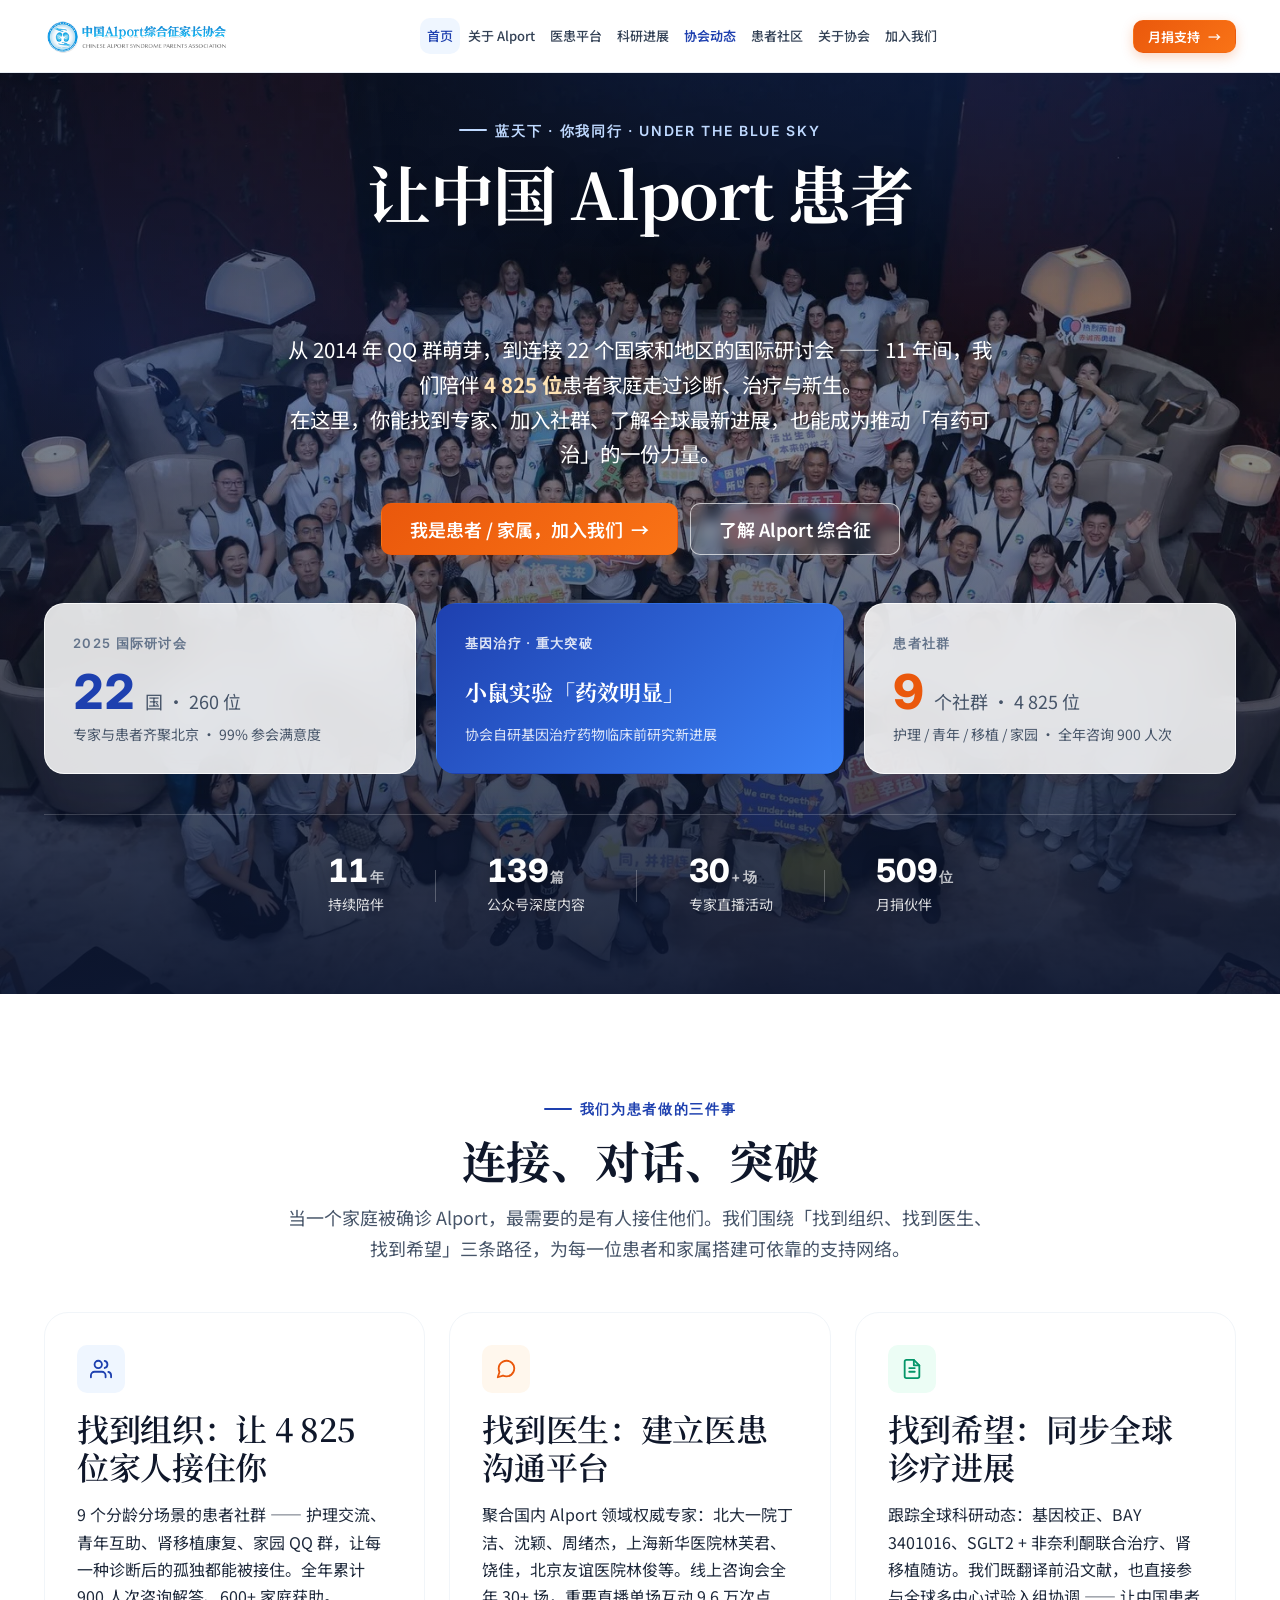
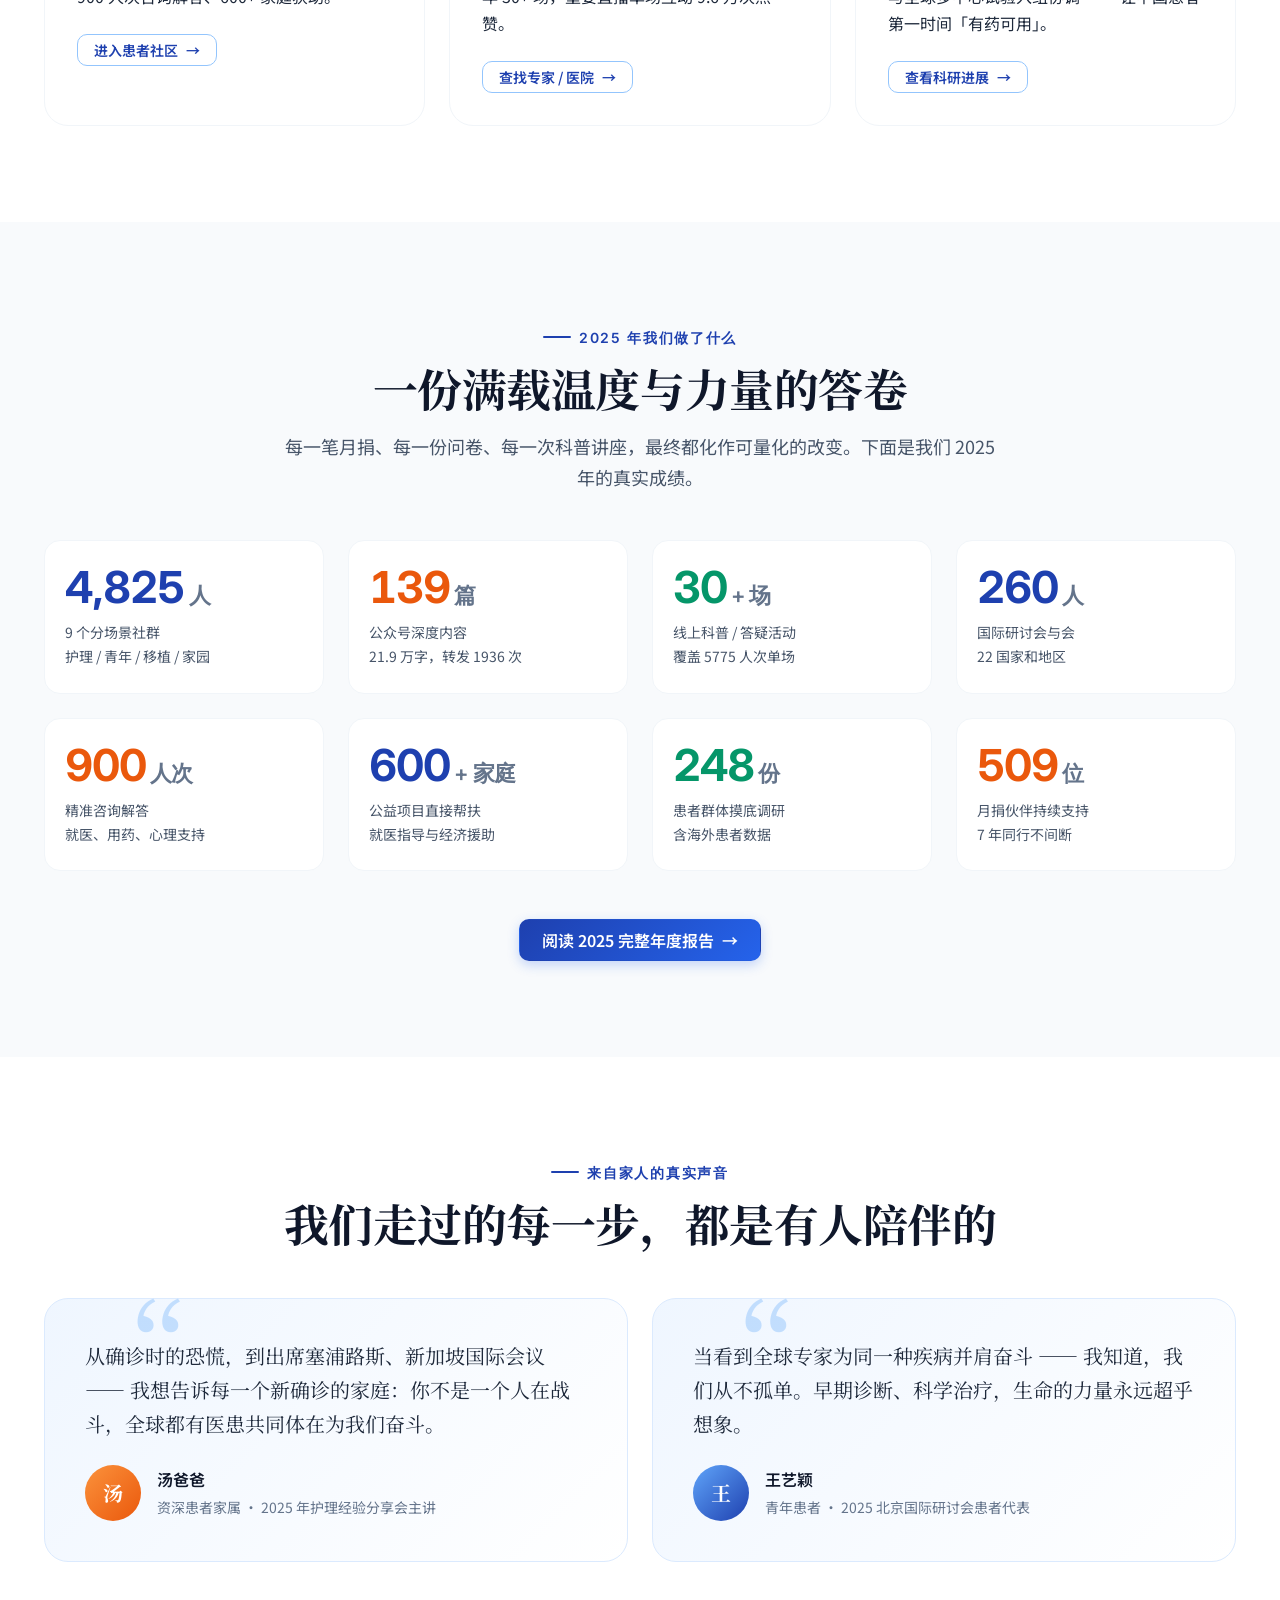
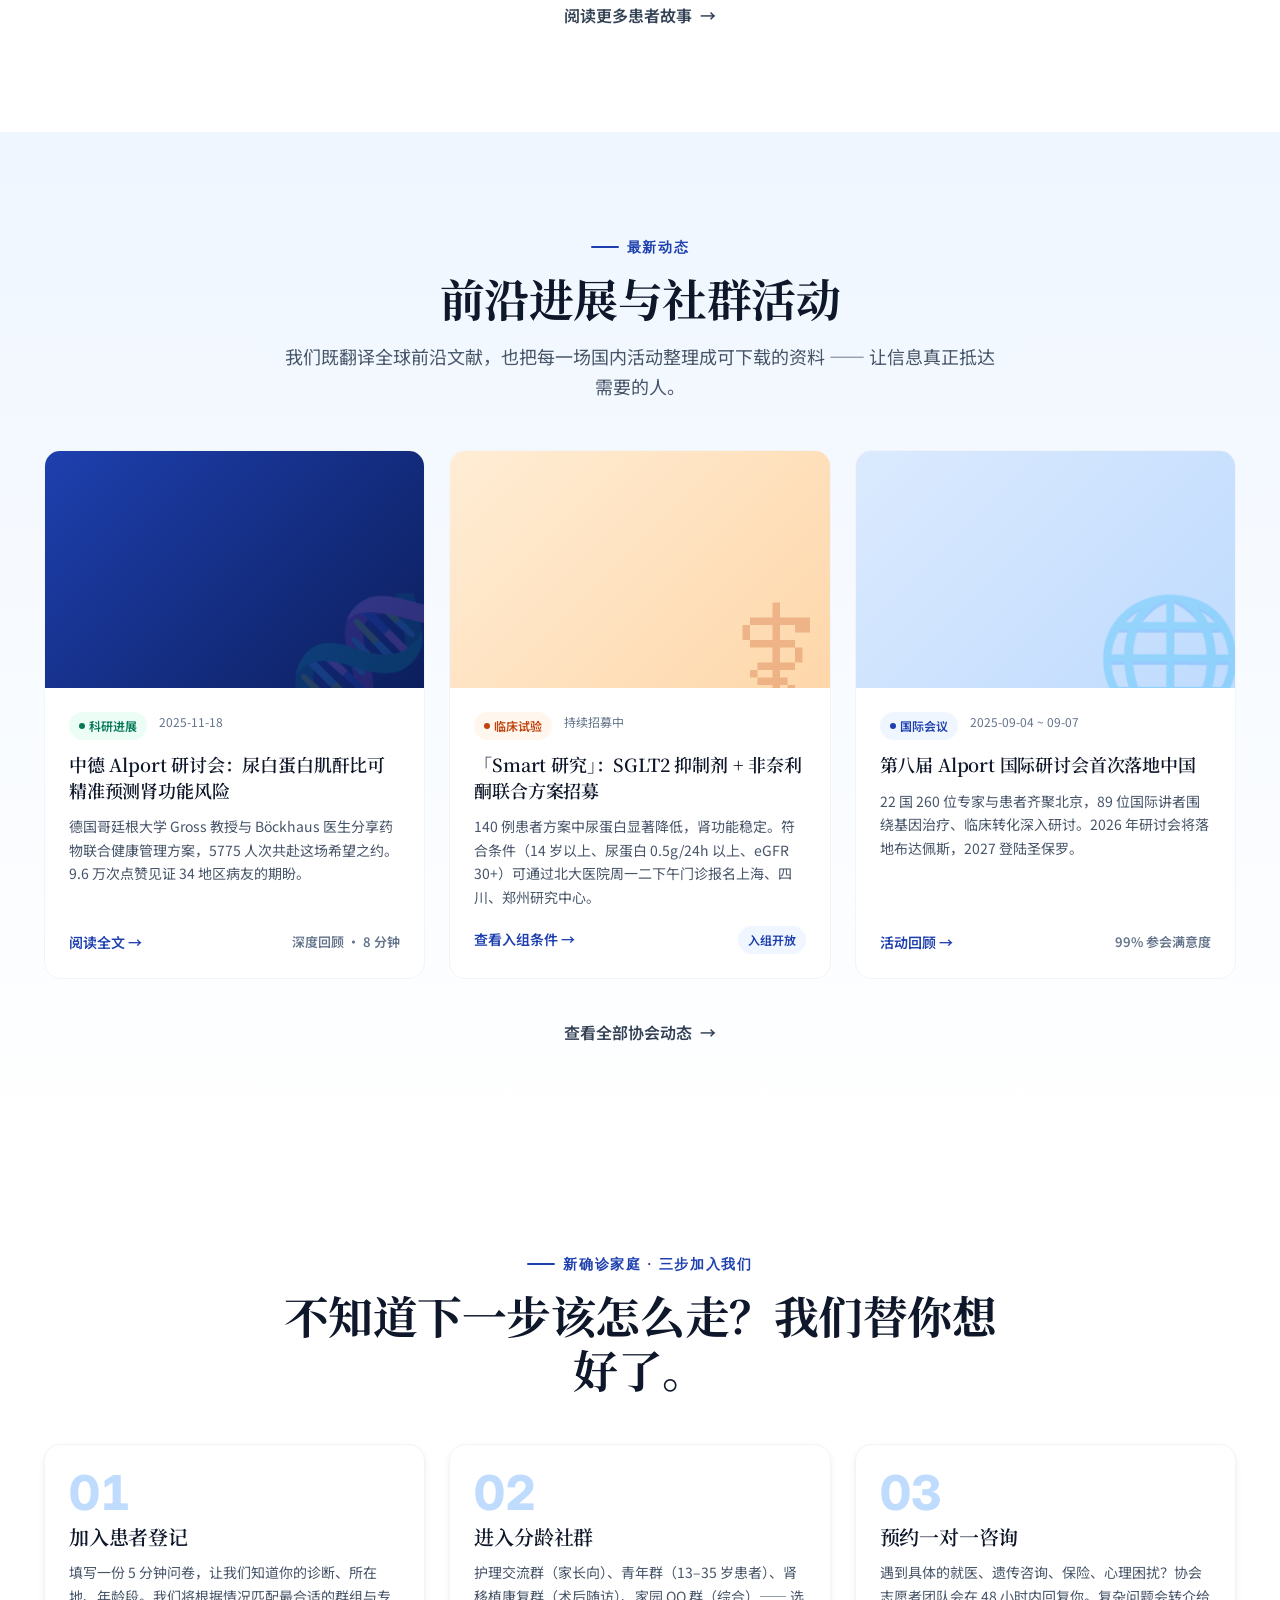
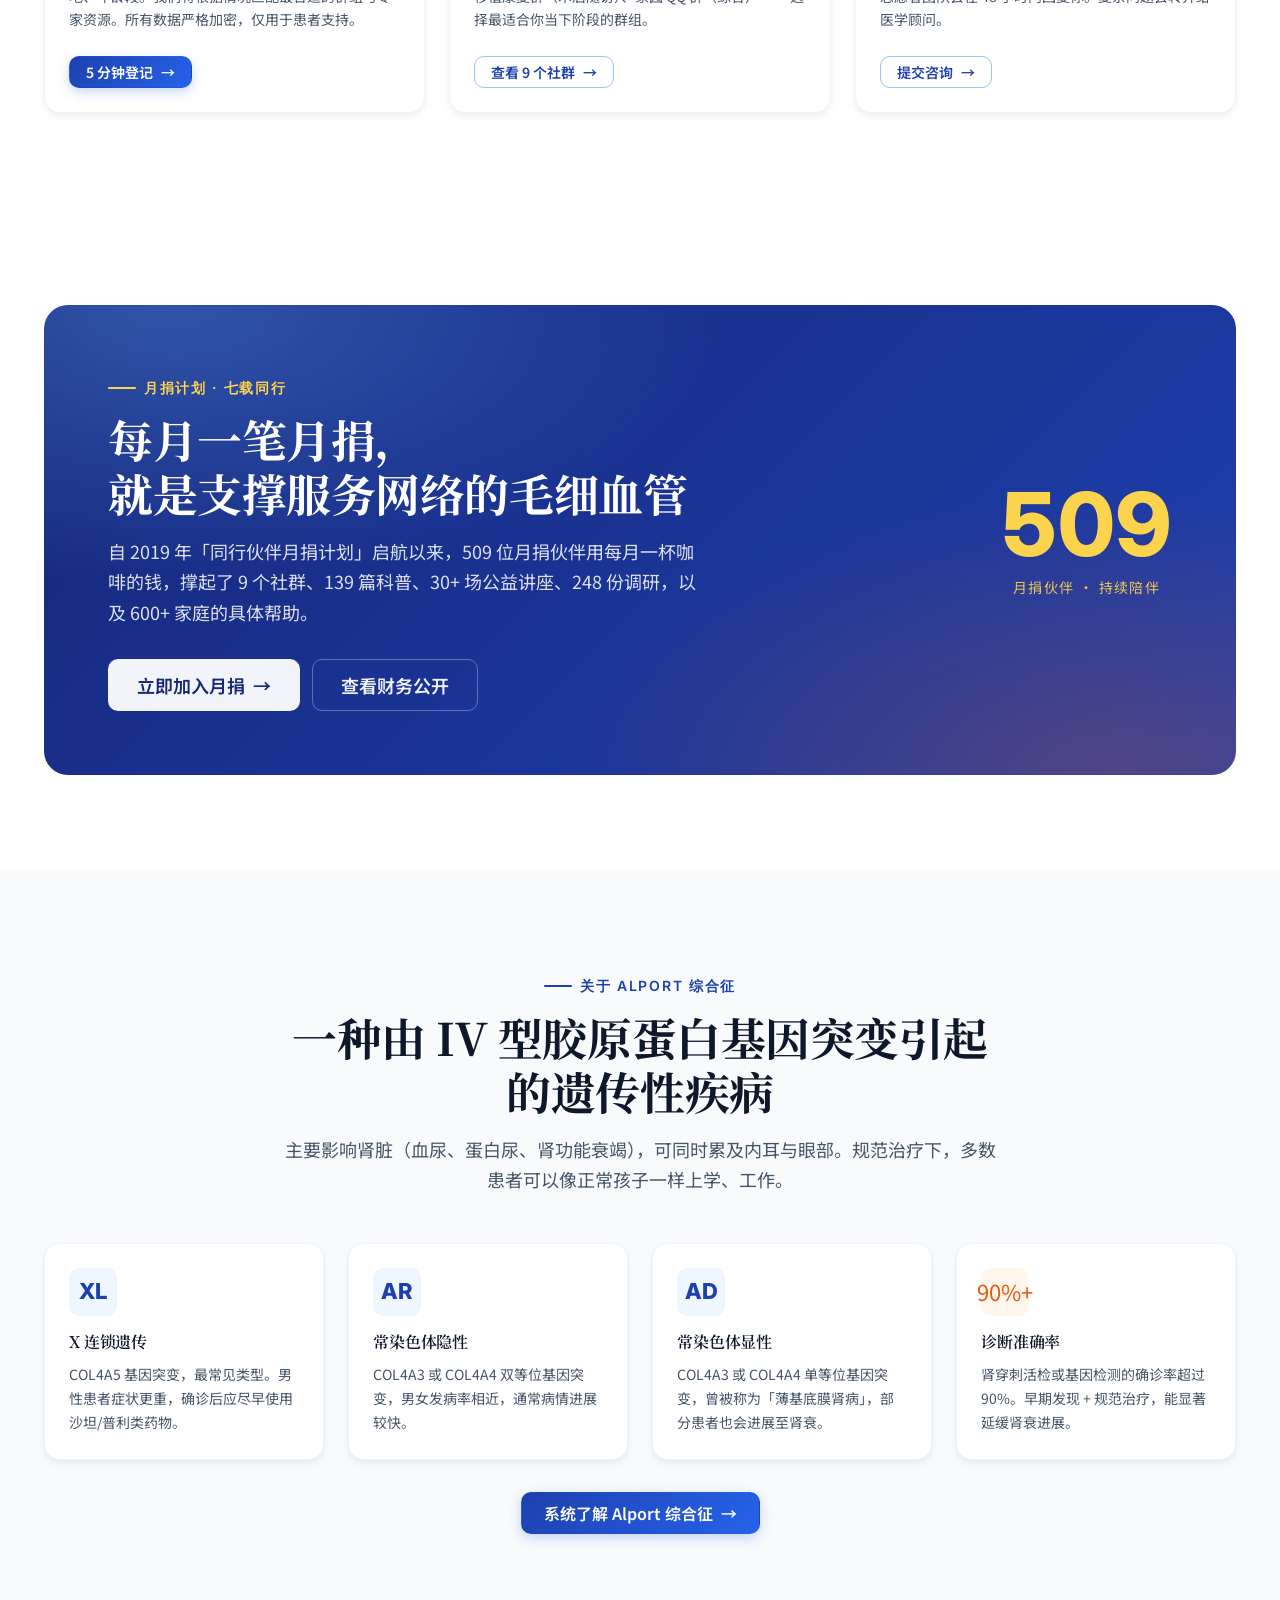
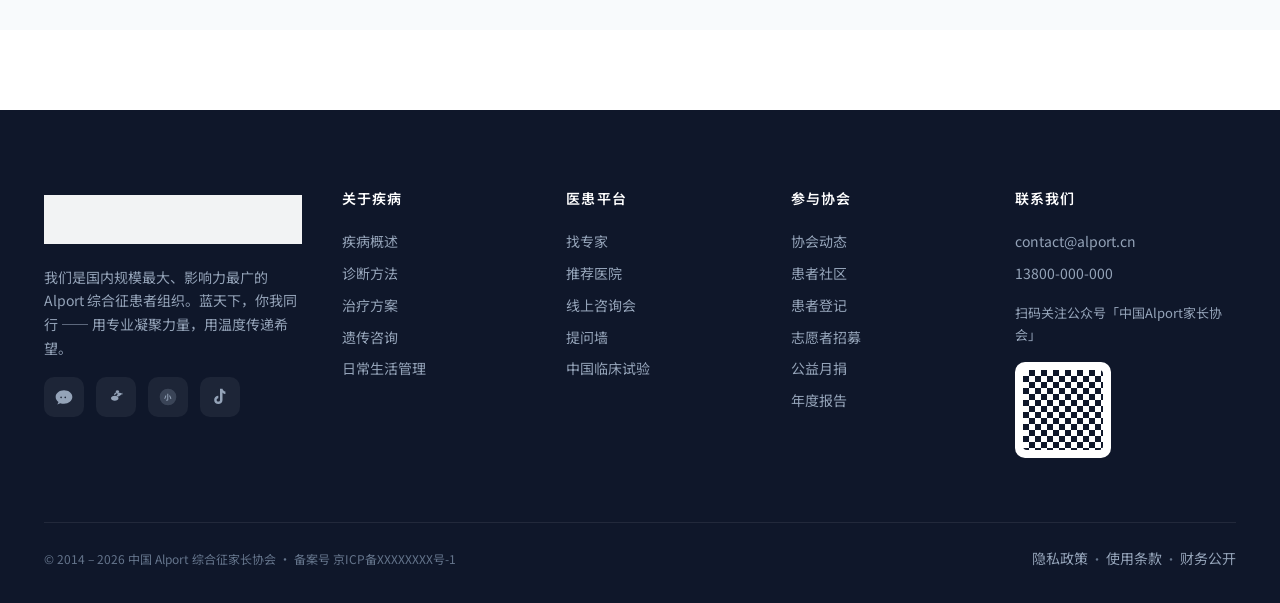
<file: index.html>
<!DOCTYPE html>
<html lang="zh-CN">
<head>
<meta charset="UTF-8">
<meta name="viewport" content="width=device-width, initial-scale=1.0">
<meta name="theme-color" content="#1E40AF">

<title>中国 Alport 综合征家长协会 · 蓝天下，你我同行</title>
<meta name="description" content="中国 Alport 综合征家长协会 —— 国内规模最大、影响力最广的 Alport 患者组织。11 年陪伴 4825 位患者家庭，连接 22 国专家，推动基因治疗与诊疗规范落地。">
<meta name="keywords" content="Alport综合征, Alport syndrome, 遗传性肾病, 罕见病, 患者组织, 基因治疗, COL4A3, COL4A4, COL4A5, 临床试验, 月捐, 公益">

<meta property="og:type" content="website">
<meta property="og:title" content="中国 Alport 综合征家长协会">
<meta property="og:description" content="蓝天下，你我同行 —— 用专业凝聚力量，用温度传递希望。">
<meta property="og:url" content="https://www.alport.cn/">

<link rel="preconnect" href="https://fonts.googleapis.com">
<link rel="preconnect" href="https://fonts.gstatic.com" crossorigin>
<link href="https://fonts.googleapis.com/css2?family=Inter:wght@400;500;600;700;800&family=Noto+Sans+SC:wght@400;500;600;700&family=Noto+Serif+SC:wght@500;600;700;800&display=swap" rel="stylesheet">

<link rel="stylesheet" href="css/design-system.css?v=4">

<!-- JSON-LD: 组织信息（提高搜索结果可信度） -->
<script type="application/ld+json">
{
  "@context": "https://schema.org",
  "@type": "MedicalOrganization",
  "name": "中国 Alport 综合征家长协会",
  "alternateName": "China Alport Syndrome Association",
  "url": "https://www.alport.cn",
  "logo": "https://www.alport.cn/assets/images/logo.png",
  "description": "国内规模最大、影响力最广的 Alport 综合征患者组织，致力于患者支持、医患沟通、科研推动。",
  "medicalSpecialty": ["Nephrology", "Genetics", "RareDisease"],
  "sameAs": [
    "https://www.alport.cn"
  ]
}
</script>
</head>

<body data-page="home">

<div data-include="header"></div>

<!-- ============================== HERO ============================== -->
<section class="hero hero-v2" aria-labelledby="hero-title">
  <div class="container">
    <div class="hero-center reveal">
      <span class="eyebrow" style="justify-content:center">蓝天下 · 你我同行 · UNDER THE BLUE SKY</span>
      <h1 id="hero-title" style="margin-top:12px">
        让中国 Alport 患者<br>
        <span class="grad">不再孤单地面对罕见</span>
      </h1>
      <p class="lead" style="font-size:clamp(17px,1.6vw,21px);max-width:64ch;margin-inline:auto">
        从 2014 年 QQ 群萌芽，到连接 22 个国家和地区的国际研讨会 —— 11 年间，我们陪伴 <strong>4 825 位</strong>患者家庭走过诊断、治疗与新生。<br>
        在这里，你能找到专家、加入社群、了解全球最新进展，也能成为推动「有药可治」的一份力量。
      </p>
      <div class="hero-cta" style="justify-content:center;margin-top:24px">
        <a class="btn btn-warm btn-lg" href="get-involved.html#register">
          我是患者 / 家属，加入我们
          <span class="arrow" aria-hidden="true">→</span>
        </a>
        <a class="btn btn-outline btn-lg" href="about-alport.html">
          了解 Alport 综合征
        </a>
      </div>
    </div>

    <div class="hero-cards reveal">
      <div class="hero-bigcard">
        <div class="label">2025 国际研讨会</div>
        <div class="value">
          <span class="num" style="font-size:48px;font-weight:800;color:var(--color-primary-700)">22</span>
          <span style="font-size:18px;color:var(--color-ink-600)">国 · 260 位</span>
        </div>
        <p>专家与患者齐聚北京 · 99% 参会满意度</p>
      </div>

      <div class="hero-bigcard hero-bigcard-feature">
        <div class="label" style="color:rgba(255,255,255,.85)">基因治疗 · 重大突破</div>
        <div class="value" style="color:#fff">
          <span style="font-family:var(--font-serif);font-size:22px;font-weight:700">小鼠实验「药效明显」</span>
        </div>
        <p style="color:rgba(255,255,255,.85)">协会自研基因治疗药物临床前研究新进展</p>
      </div>

      <div class="hero-bigcard">
        <div class="label">患者社群</div>
        <div class="value">
          <span class="num" style="font-size:48px;font-weight:800;color:var(--color-warm-600)">9</span>
          <span style="font-size:18px;color:var(--color-ink-600)">个社群 · 4 825 位</span>
        </div>
        <p>护理 / 青年 / 移植 / 家园 · 全年咨询 900 人次</p>
      </div>
    </div>

    <div class="hero-stats reveal">
      <div><strong><span class="num">11</span><span class="u">年</span></strong>持续陪伴</div>
      <div class="sep"></div>
      <div><strong><span class="num">139</span><span class="u">篇</span></strong>公众号深度内容</div>
      <div class="sep"></div>
      <div><strong><span class="num">30</span><span class="u">+ 场</span></strong>专家直播活动</div>
      <div class="sep"></div>
      <div><strong><span class="num">509</span><span class="u">位</span></strong>月捐伙伴</div>
    </div>
  </div>
</section>

<style>
.hero-center { text-align: center; max-width: 920px; margin-inline: auto; position: relative; z-index: 2; }
.hero-cards { display: grid; grid-template-columns: 1fr 1.1fr 1fr; gap: 20px; margin-top: 48px; position: relative; z-index: 2; }
.hero-bigcard {
  background: rgba(255,255,255,.85);
  backdrop-filter: blur(20px);
  -webkit-backdrop-filter: blur(20px);
  border: 1px solid rgba(255,255,255,.8);
  border-radius: 20px;
  padding: 28px;
  box-shadow: 0 20px 40px rgba(15, 23, 42, .08);
  transition: all .35s cubic-bezier(.16,1,.3,1);
}
.hero-bigcard:hover { transform: translateY(-6px); box-shadow: 0 28px 56px rgba(15, 23, 42, .14); }
.hero-bigcard .label { font-size: 13px; letter-spacing: .1em; text-transform: uppercase; color: var(--color-ink-500); font-weight: 600; font-family: var(--font-num); margin-bottom: 14px; }
.hero-bigcard .value { display: flex; align-items: baseline; gap: 10px; margin-bottom: 8px; line-height: 1; }
.hero-bigcard p { font-size: 14px; color: var(--color-ink-600); margin: 0; line-height: 1.5; }

.hero-bigcard-feature {
  background: linear-gradient(135deg, var(--color-primary-700), var(--color-primary-500));
  border-color: transparent;
  color: #fff;
}
.hero-bigcard-feature .value { justify-content: flex-start; align-items: center; min-height: 48px; }

.hero-stats {
  display: flex;
  justify-content: center;
  align-items: center;
  gap: clamp(20px, 4vw, 56px);
  margin-top: 40px;
  padding-top: 40px;
  border-top: 1px solid rgba(255, 255, 255, .18);
  font-size: 14px;
  color: rgba(255, 255, 255, .85);
  flex-wrap: wrap;
  position: relative;
  z-index: 2;
}
.hero-stats > div { text-align: left; }
.hero-stats strong { display: block; font-family: var(--font-num); font-size: 32px; color: #fff; font-weight: 800; line-height: 1; margin-bottom: 6px; letter-spacing: -.02em; text-shadow: 0 2px 16px rgba(0,0,0,.3); }
.hero-stats .u { font-size: 14px; color: rgba(255, 255, 255, .72); font-weight: 600; margin-left: 2px; }
.hero-stats .sep { width: 1px; height: 32px; background: rgba(255, 255, 255, .25); }
.hero-v2 .lead strong { color: #FFE4B5; font-weight: 700; }

@media (max-width: 900px) {
  .hero-cards { grid-template-columns: 1fr; }
  .hero-stats .sep { display: none; }
}
@media (max-width: 600px) {
  .hero-stats { gap: 24px 32px; justify-content: flex-start; }
  .hero-stats strong { font-size: 26px; }
}
</style>

<!-- ============================== 三大支柱 ============================== -->
<section class="section" aria-labelledby="pillars-title">
  <div class="container">
    <div class="section-head reveal">
      <span class="eyebrow">我们为患者做的三件事</span>
      <h2 id="pillars-title">连接、对话、突破</h2>
      <p>当一个家庭被确诊 Alport，最需要的是有人接住他们。我们围绕「找到组织、找到医生、找到希望」三条路径，为每一位患者和家属搭建可依靠的支持网络。</p>
    </div>

    <div class="grid grid-3">
      <article class="card-feature reveal">
        <div class="card-icon" aria-hidden="true">
          <svg width="22" height="22" viewBox="0 0 24 24" fill="none" stroke="currentColor" stroke-width="2" stroke-linecap="round" stroke-linejoin="round"><path d="M17 21v-2a4 4 0 0 0-4-4H5a4 4 0 0 0-4 4v2"/><circle cx="9" cy="7" r="4"/><path d="M23 21v-2a4 4 0 0 0-3-3.87"/><path d="M16 3.13a4 4 0 0 1 0 7.75"/></svg>
        </div>
        <h3>找到组织：让 4 825 位家人接住你</h3>
        <p>9 个分龄分场景的患者社群 —— 护理交流、青年互助、肾移植康复、家园 QQ 群，让每一种诊断后的孤独都能被接住。全年累计 900 人次咨询解答、600+ 家庭获助。</p>
        <div style="margin-top:24px"><a href="community.html" class="btn btn-outline btn-sm">进入患者社区 <span class="arrow">→</span></a></div>
      </article>

      <article class="card-feature reveal">
        <div class="card-icon warm" aria-hidden="true">
          <svg width="22" height="22" viewBox="0 0 24 24" fill="none" stroke="currentColor" stroke-width="2" stroke-linecap="round" stroke-linejoin="round"><path d="M21 11.5a8.38 8.38 0 0 1-.9 3.8 8.5 8.5 0 0 1-7.6 4.7 8.38 8.38 0 0 1-3.8-.9L3 21l1.9-5.7a8.38 8.38 0 0 1-.9-3.8 8.5 8.5 0 0 1 4.7-7.6 8.38 8.38 0 0 1 3.8-.9h.5a8.48 8.48 0 0 1 8 8v.5z"/></svg>
        </div>
        <h3>找到医生：建立医患沟通平台</h3>
        <p>聚合国内 Alport 领域权威专家：北大一院丁洁、沈颖、周绪杰，上海新华医院林芙君、饶佳，北京友谊医院林俊等。线上咨询会全年 30+ 场，重要直播单场互动 9.6 万次点赞。</p>
        <div style="margin-top:24px"><a href="doctors.html" class="btn btn-outline btn-sm">查找专家 / 医院 <span class="arrow">→</span></a></div>
      </article>

      <article class="card-feature reveal">
        <div class="card-icon life" aria-hidden="true">
          <svg width="22" height="22" viewBox="0 0 24 24" fill="none" stroke="currentColor" stroke-width="2" stroke-linecap="round" stroke-linejoin="round"><path d="M14 2H6a2 2 0 0 0-2 2v16a2 2 0 0 0 2 2h12a2 2 0 0 0 2-2V8z"/><polyline points="14 2 14 8 20 8"/><line x1="9" y1="15" x2="15" y2="15"/><line x1="9" y1="11" x2="15" y2="11"/></svg>
        </div>
        <h3>找到希望：同步全球诊疗进展</h3>
        <p>跟踪全球科研动态：基因校正、BAY 3401016、SGLT2 + 非奈利酮联合治疗、肾移植随访。我们既翻译前沿文献，也直接参与全球多中心试验入组协调 —— 让中国患者第一时间「有药可用」。</p>
        <div style="margin-top:24px"><a href="research.html" class="btn btn-outline btn-sm">查看科研进展 <span class="arrow">→</span></a></div>
      </article>
    </div>
  </div>
</section>

<!-- ============================== 数据影响力 ============================== -->
<section class="section bg-soft" aria-labelledby="impact-title">
  <div class="container">
    <div class="section-head reveal">
      <span class="eyebrow">2025 年我们做了什么</span>
      <h2 id="impact-title">一份满载温度与力量的答卷</h2>
      <p>每一笔月捐、每一份问卷、每一次科普讲座，最终都化作可量化的改变。下面是我们 2025 年的真实成绩。</p>
    </div>

    <div class="grid grid-4">
      <div class="stat reveal"><div class="v"><span class="num" data-counter="4825">4825</span><span class="unit">人</span></div><div class="l">9 个分场景社群<br>护理 / 青年 / 移植 / 家园</div></div>
      <div class="stat reveal stat-warm"><div class="v"><span class="num" data-counter="139">139</span><span class="unit">篇</span></div><div class="l">公众号深度内容<br>21.9 万字，转发 1936 次</div></div>
      <div class="stat reveal stat-life"><div class="v"><span class="num" data-counter="30">30</span><span class="unit">+ 场</span></div><div class="l">线上科普 / 答疑活动<br>覆盖 5775 人次单场</div></div>
      <div class="stat reveal"><div class="v"><span class="num" data-counter="260">260</span><span class="unit">人</span></div><div class="l">国际研讨会与会<br>22 国家和地区</div></div>

      <div class="stat reveal stat-warm"><div class="v"><span class="num" data-counter="900">900</span><span class="unit">人次</span></div><div class="l">精准咨询解答<br>就医、用药、心理支持</div></div>
      <div class="stat reveal"><div class="v"><span class="num" data-counter="600">600</span><span class="unit">+ 家庭</span></div><div class="l">公益项目直接帮扶<br>就医指导与经济援助</div></div>
      <div class="stat reveal stat-life"><div class="v"><span class="num" data-counter="248">248</span><span class="unit">份</span></div><div class="l">患者群体摸底调研<br>含海外患者数据</div></div>
      <div class="stat reveal stat-warm"><div class="v"><span class="num" data-counter="509">509</span><span class="unit">位</span></div><div class="l">月捐伙伴持续支持<br>7 年同行不间断</div></div>
    </div>

    <div style="margin-top:48px;text-align:center">
      <a href="about-us.html#report" class="btn btn-primary">阅读 2025 完整年度报告 <span class="arrow">→</span></a>
    </div>
  </div>
</section>

<!-- ============================== 患者故事 ============================== -->
<section class="section" aria-labelledby="story-title">
  <div class="container">
    <div class="section-head reveal">
      <span class="eyebrow">来自家人的真实声音</span>
      <h2 id="story-title">我们走过的每一步，都是有人陪伴的</h2>
    </div>

    <div class="grid grid-2 reveal">
      <article class="story">
        <p class="story-quote">
          从确诊时的恐慌，到出席塞浦路斯、新加坡国际会议 —— 我想告诉每一个新确诊的家庭：你不是一个人在战斗，全球都有医患共同体在为我们奋斗。
        </p>
        <div class="story-author">
          <div class="story-avatar">汤</div>
          <div class="story-author-info">
            <strong>汤爸爸</strong>
            <span>资深患者家属 · 2025 年护理经验分享会主讲</span>
          </div>
        </div>
      </article>

      <article class="story">
        <p class="story-quote">
          当看到全球专家为同一种疾病并肩奋斗 —— 我知道，我们从不孤单。早期诊断、科学治疗，生命的力量永远超乎想象。
        </p>
        <div class="story-author">
          <div class="story-avatar" style="background:linear-gradient(135deg,#60A5FA,#1E40AF)">王</div>
          <div class="story-author-info">
            <strong>王艺颖</strong>
            <span>青年患者 · 2025 北京国际研讨会患者代表</span>
          </div>
        </div>
      </article>
    </div>

    <div class="text-center mt-8 reveal">
      <a href="community.html#stories" class="btn btn-ghost">阅读更多患者故事 <span class="arrow">→</span></a>
    </div>
  </div>
</section>

<!-- ============================== 最新动态 + 临床试验 ============================== -->
<section class="section bg-primary-soft" aria-labelledby="latest-title">
  <div class="container">
    <div class="section-head reveal">
      <span class="eyebrow">最新动态</span>
      <h2 id="latest-title">前沿进展与社群活动</h2>
      <p>我们既翻译全球前沿文献，也把每一场国内活动整理成可下载的资料 —— 让信息真正抵达需要的人。</p>
    </div>

    <div class="grid grid-3">
      <article class="article reveal">
        <div class="article-cover dark">
          <div class="article-cover-icon">🧬</div>
        </div>
        <div class="article-body">
          <div class="article-meta">
            <span class="tag tag-life tag-dot">科研进展</span>
            <span>2025-11-18</span>
          </div>
          <h3>中德 Alport 研讨会：尿白蛋白肌酐比可精准预测肾功能风险</h3>
          <p>德国哥廷根大学 Gross 教授与 Böckhaus 医生分享药物联合健康管理方案，5775 人次共赴这场希望之约。9.6 万次点赞见证 34 地区病友的期盼。</p>
          <div class="article-foot">
            <a href="research.html">阅读全文 <span aria-hidden="true">→</span></a>
            <span class="muted" style="font-size:13px">深度回顾 · 8 分钟</span>
          </div>
        </div>
      </article>

      <article class="article reveal">
        <div class="article-cover warm">
          <div class="article-cover-icon">⚕</div>
        </div>
        <div class="article-body">
          <div class="article-meta">
            <span class="tag tag-warm tag-dot">临床试验</span>
            <span>持续招募中</span>
          </div>
          <h3>「Smart 研究」：SGLT2 抑制剂 + 非奈利酮联合方案招募</h3>
          <p>140 例患者方案中尿蛋白显著降低，肾功能稳定。符合条件（14 岁以上、尿蛋白 0.5g/24h 以上、eGFR 30+）可通过北大医院周一二下午门诊报名上海、四川、郑州研究中心。</p>
          <div class="article-foot">
            <a href="research.html#trials">查看入组条件 <span aria-hidden="true">→</span></a>
            <span class="tag">入组开放</span>
          </div>
        </div>
      </article>

      <article class="article reveal">
        <div class="article-cover">
          <div class="article-cover-icon">🌐</div>
        </div>
        <div class="article-body">
          <div class="article-meta">
            <span class="tag tag-dot">国际会议</span>
            <span>2025-09-04 ~ 09-07</span>
          </div>
          <h3>第八届 Alport 国际研讨会首次落地中国</h3>
          <p>22 国 260 位专家与患者齐聚北京，89 位国际讲者围绕基因治疗、临床转化深入研讨。2026 年研讨会将落地布达佩斯，2027 登陆圣保罗。</p>
          <div class="article-foot">
            <a href="about-us.html#international">活动回顾 <span aria-hidden="true">→</span></a>
            <span class="muted" style="font-size:13px">99% 参会满意度</span>
          </div>
        </div>
      </article>
    </div>

    <div class="text-center mt-8 reveal">
      <a href="news.html" class="btn btn-ghost">查看全部协会动态 <span class="arrow">→</span></a>
    </div>
  </div>
</section>
<section class="section" aria-labelledby="join-title">
  <div class="container">
    <div class="section-head reveal">
      <span class="eyebrow">新确诊家庭 · 三步加入我们</span>
      <h2 id="join-title">不知道下一步该怎么走？我们替你想好了。</h2>
    </div>

    <div class="grid grid-3">
      <div class="card card-elevated card-hover reveal" style="text-align:left">
        <div class="num" style="font-size:48px;color:var(--color-primary-200);font-weight:800;line-height:1;margin-bottom:8px">01</div>
        <h3>加入患者登记</h3>
        <p>填写一份 5 分钟问卷，让我们知道你的诊断、所在地、年龄段。我们将根据情况匹配最合适的群组与专家资源。所有数据严格加密，仅用于患者支持。</p>
        <a href="get-involved.html#register" class="btn btn-primary btn-sm mt-6">5 分钟登记 <span class="arrow">→</span></a>
      </div>

      <div class="card card-elevated card-hover reveal" style="text-align:left">
        <div class="num" style="font-size:48px;color:var(--color-primary-200);font-weight:800;line-height:1;margin-bottom:8px">02</div>
        <h3>进入分龄社群</h3>
        <p>护理交流群（家长向）、青年群（13–35 岁患者）、肾移植康复群（术后随访）、家园 QQ 群（综合）—— 选择最适合你当下阶段的群组。</p>
        <a href="community.html#groups" class="btn btn-outline btn-sm mt-6">查看 9 个社群 <span class="arrow">→</span></a>
      </div>

      <div class="card card-elevated card-hover reveal" style="text-align:left">
        <div class="num" style="font-size:48px;color:var(--color-primary-200);font-weight:800;line-height:1;margin-bottom:8px">03</div>
        <h3>预约一对一咨询</h3>
        <p>遇到具体的就医、遗传咨询、保险、心理困扰？协会志愿者团队会在 48 小时内回复你。复杂问题会转介给医学顾问。</p>
        <a href="doctors.html#qa" class="btn btn-outline btn-sm mt-6">提交咨询 <span class="arrow">→</span></a>
      </div>
    </div>
  </div>
</section>

<!-- ============================== 月捐 CTA ============================== -->
<section class="section">
  <div class="container">
    <div class="cta-band reveal">
      <div style="display:grid;grid-template-columns:1fr auto;gap:48px;align-items:center" class="cta-band-grid">
        <div>
          <span class="eyebrow" style="color:#FCD34D">月捐计划 · 七载同行</span>
          <h2 style="margin-top:12px">每月一笔月捐，<br>就是支撑服务网络的毛细血管</h2>
          <p style="font-size:18px;max-width:60ch;margin-top:16px">
            自 2019 年「同行伙伴月捐计划」启航以来，509 位月捐伙伴用每月一杯咖啡的钱，撑起了 9 个社群、139 篇科普、30+ 场公益讲座、248 份调研，以及 600+ 家庭的具体帮助。
          </p>
          <div style="display:flex;flex-wrap:wrap;gap:12px;margin-top:32px">
            <a href="get-involved.html#donate" class="btn btn-light btn-lg">立即加入月捐 <span class="arrow">→</span></a>
            <a href="about-us.html#finance" class="btn btn-ghost btn-lg" style="color:rgba(255,255,255,.95);border:1.5px solid rgba(255,255,255,.3)">查看财务公开</a>
          </div>
        </div>
        <div style="text-align:center;color:#FCD34D">
          <div class="num" style="font-family:var(--font-num);font-size:88px;font-weight:800;line-height:1;color:#FCD34D">509</div>
          <div style="font-size:14px;letter-spacing:.1em;text-transform:uppercase;margin-top:8px;opacity:.9">月捐伙伴 · 持续陪伴</div>
        </div>
      </div>
    </div>
  </div>
</section>

<!-- ============================== 关于疾病速览 ============================== -->
<section class="section bg-soft" aria-labelledby="disease-title">
  <div class="container">
    <div class="section-head reveal">
      <span class="eyebrow">关于 Alport 综合征</span>
      <h2 id="disease-title">一种由 IV 型胶原蛋白基因突变引起的遗传性疾病</h2>
      <p>主要影响肾脏（血尿、蛋白尿、肾功能衰竭），可同时累及内耳与眼部。规范治疗下，多数患者可以像正常孩子一样上学、工作。</p>
    </div>

    <div class="grid grid-4 reveal">
      <div class="card card-elevated">
        <div class="card-icon" style="font-family:var(--font-num);font-weight:800">XL</div>
        <h3 style="font-size:16px">X 连锁遗传</h3>
        <p>COL4A5 基因突变，最常见类型。男性患者症状更重，确诊后应尽早使用沙坦/普利类药物。</p>
      </div>
      <div class="card card-elevated">
        <div class="card-icon" style="font-family:var(--font-num);font-weight:800">AR</div>
        <h3 style="font-size:16px">常染色体隐性</h3>
        <p>COL4A3 或 COL4A4 双等位基因突变，男女发病率相近，通常病情进展较快。</p>
      </div>
      <div class="card card-elevated">
        <div class="card-icon" style="font-family:var(--font-num);font-weight:800">AD</div>
        <h3 style="font-size:16px">常染色体显性</h3>
        <p>COL4A3 或 COL4A4 单等位基因突变，曾被称为「薄基底膜肾病」，部分患者也会进展至肾衰。</p>
      </div>
      <div class="card card-elevated">
        <div class="card-icon warm">90%+</div>
        <h3 style="font-size:16px">诊断准确率</h3>
        <p>肾穿刺活检或基因检测的确诊率超过 90%。早期发现 + 规范治疗，能显著延缓肾衰进展。</p>
      </div>
    </div>

    <div class="text-center mt-8">
      <a href="about-alport.html" class="btn btn-primary">系统了解 Alport 综合征 <span class="arrow">→</span></a>
    </div>
  </div>
</section>

<!-- ============================== Footer ============================== -->
<div data-include="footer"></div>

<script src="js/site.js?v=5"></script>

<style>
@media (max-width: 880px) {
  .cta-band-grid { grid-template-columns: 1fr !important; text-align: center; }
}
</style>

</body>
</html>
</file>
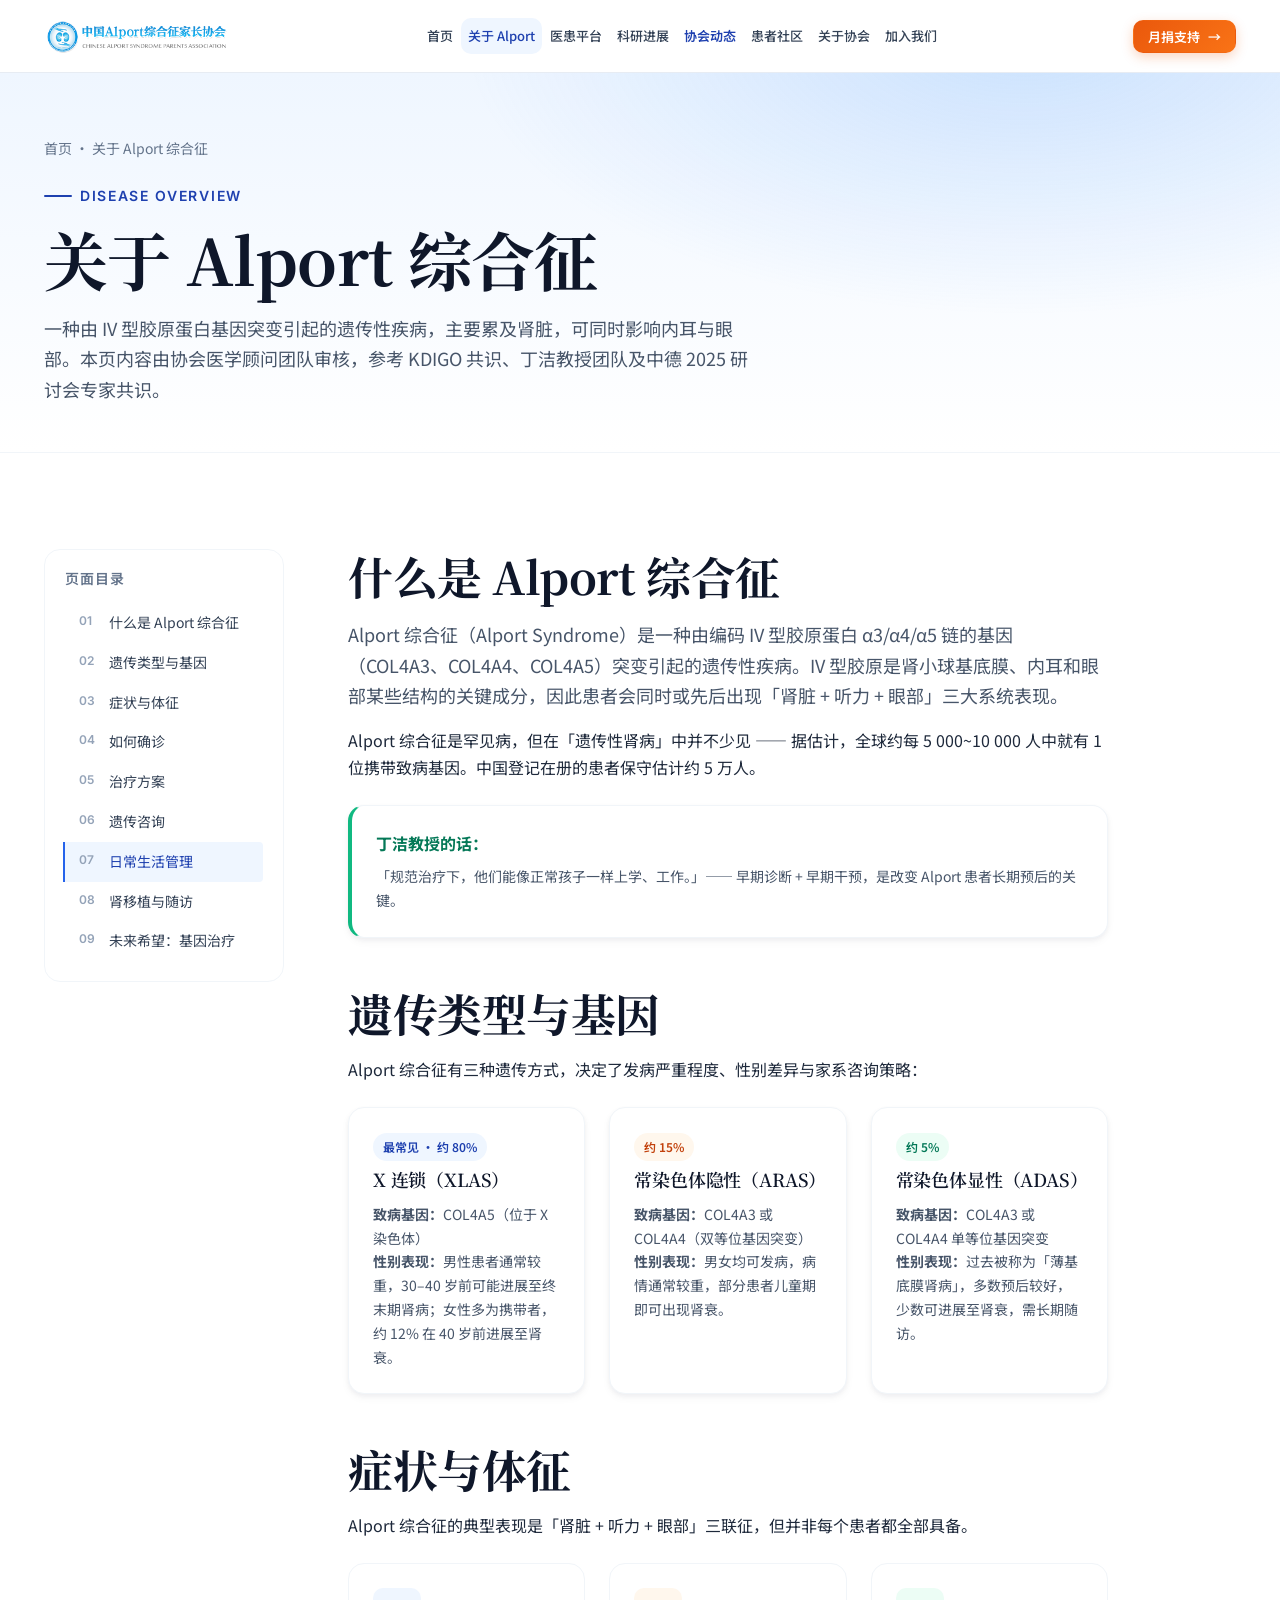
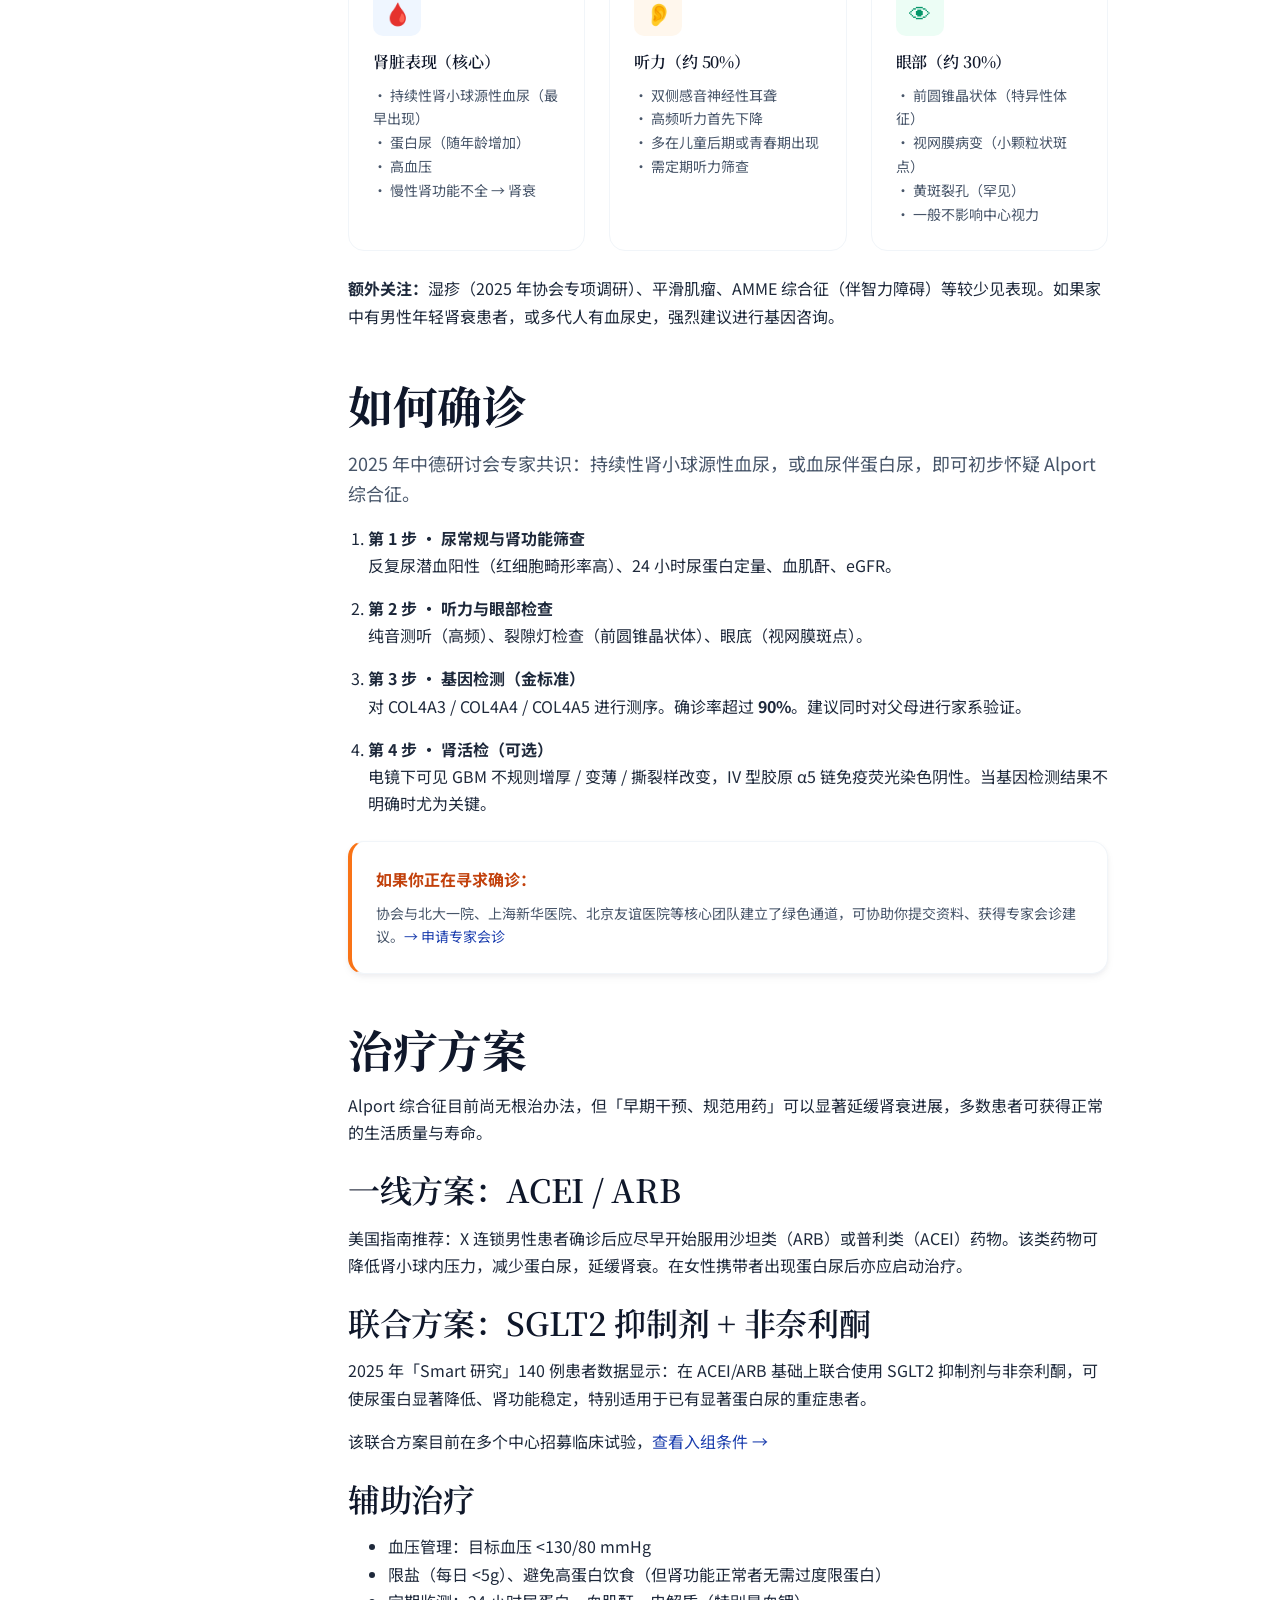
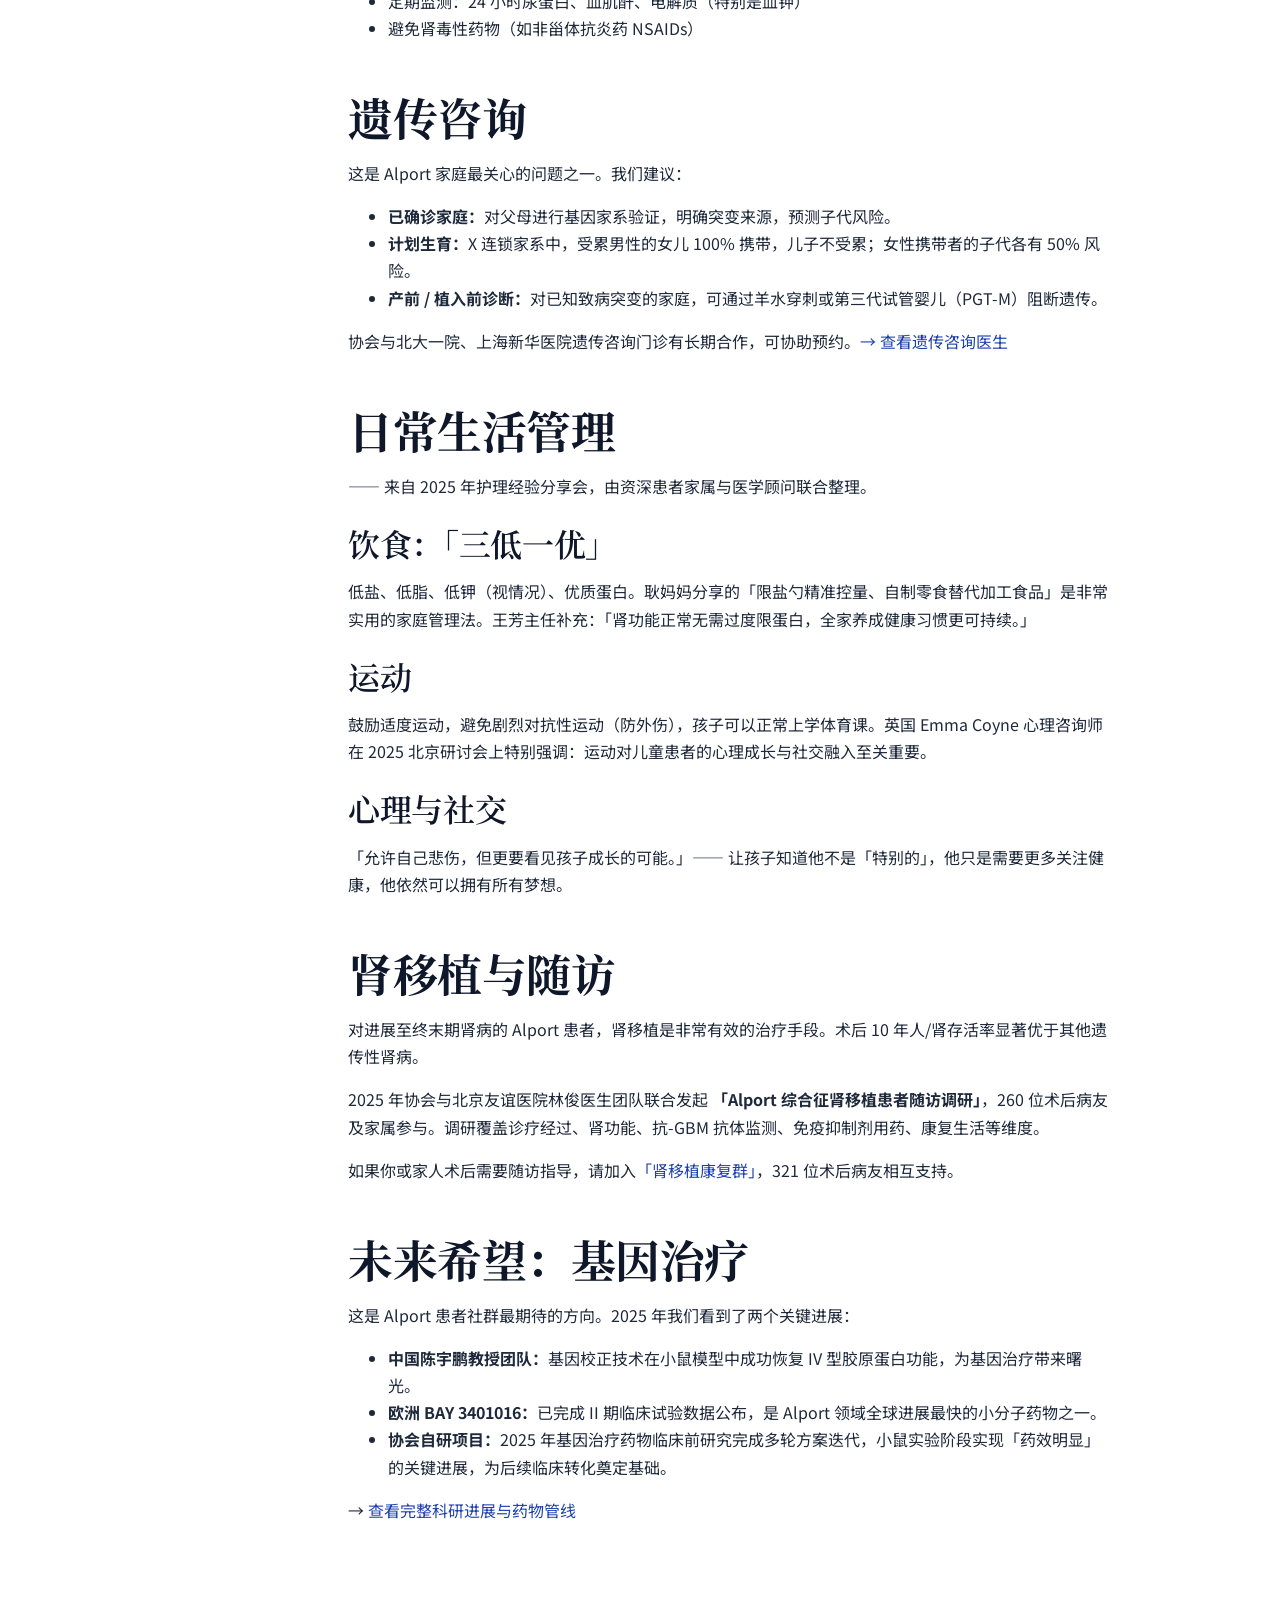
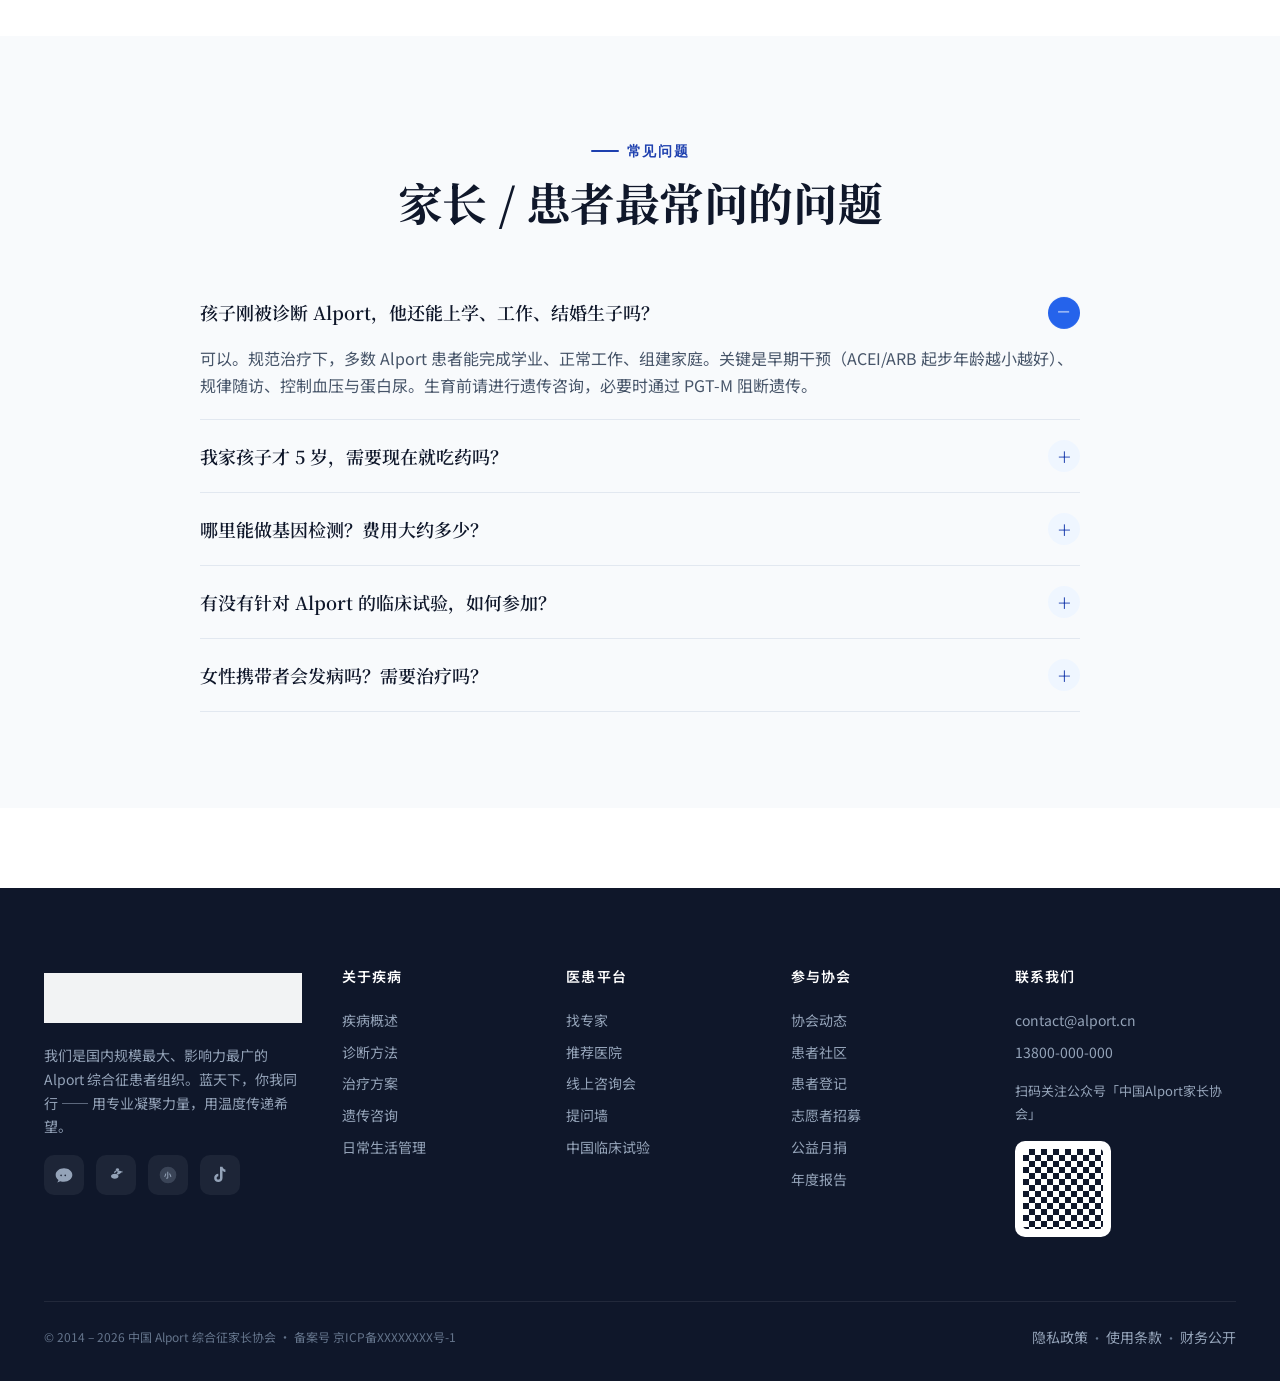
<file: about-alport.html>
<!DOCTYPE html>
<html lang="zh-CN">
<head>
<meta charset="UTF-8">
<meta name="viewport" content="width=device-width, initial-scale=1.0">
<title>关于 Alport 综合征 · 中国 Alport 综合征家长协会</title>
<meta name="description" content="Alport 综合征系统科普：什么是 Alport、遗传类型、症状体征、诊断方法、治疗方案、遗传咨询、生活管理与肾移植后随访。">
<link rel="preconnect" href="https://fonts.googleapis.com">
<link rel="preconnect" href="https://fonts.gstatic.com" crossorigin>
<link href="https://fonts.googleapis.com/css2?family=Inter:wght@400;500;600;700;800&family=Noto+Sans+SC:wght@400;500;600;700&family=Noto+Serif+SC:wght@500;600;700;800&display=swap" rel="stylesheet">
<link rel="stylesheet" href="css/design-system.css?v=4">
</head>
<body data-page="disease">

<div data-include="header"></div>

<section class="page-head">
  <div class="container">
    <nav class="breadcrumb" aria-label="面包屑"><a href="index.html">首页</a> · 关于 Alport 综合征</nav>
    <span class="eyebrow">DISEASE OVERVIEW</span>
    <h1 style="margin-top:12px">关于 Alport 综合征</h1>
    <p>一种由 IV 型胶原蛋白基因突变引起的遗传性疾病，主要累及肾脏，可同时影响内耳与眼部。本页内容由协会医学顾问团队审核，参考 KDIGO 共识、丁洁教授团队及中德 2025 研讨会专家共识。</p>
  </div>
</section>

<section class="section">
  <div class="container disease-layout" style="display:grid;grid-template-columns:240px 1fr;gap:64px;align-items:start">
    <aside style="position:sticky;top:96px">
      <nav class="toc" aria-label="本页目录">
        <h4>页面目录</h4>
        <ol>
          <li><a href="#overview">什么是 Alport 综合征</a></li>
          <li><a href="#genetics">遗传类型与基因</a></li>
          <li><a href="#symptoms">症状与体征</a></li>
          <li><a href="#diagnosis">如何确诊</a></li>
          <li><a href="#treatment">治疗方案</a></li>
          <li><a href="#genetic">遗传咨询</a></li>
          <li><a href="#living">日常生活管理</a></li>
          <li><a href="#transplant">肾移植与随访</a></li>
          <li><a href="#future">未来希望：基因治疗</a></li>
        </ol>
      </nav>
    </aside>

    <div style="max-width:760px">

      <article id="overview" class="mb-12">
        <h2>什么是 Alport 综合征</h2>
        <p class="lead">Alport 综合征（Alport Syndrome）是一种由编码 IV 型胶原蛋白 α3/α4/α5 链的基因（COL4A3、COL4A4、COL4A5）突变引起的遗传性疾病。IV 型胶原是肾小球基底膜、内耳和眼部某些结构的关键成分，因此患者会同时或先后出现「肾脏 + 听力 + 眼部」三大系统表现。</p>
        <p>Alport 综合征是罕见病，但在「遗传性肾病」中并不少见 —— 据估计，全球约每 5 000~10 000 人中就有 1 位携带致病基因。中国登记在册的患者保守估计约 5 万人。</p>

        <div class="card card-elevated mt-6" style="border-left:4px solid var(--color-life-500)">
          <strong style="color:var(--color-life-700)">丁洁教授的话：</strong>
          <p style="margin-top:8px">「规范治疗下，他们能像正常孩子一样上学、工作。」—— 早期诊断 + 早期干预，是改变 Alport 患者长期预后的关键。</p>
        </div>
      </article>

      <article id="genetics" class="mb-12">
        <h2>遗传类型与基因</h2>
        <p>Alport 综合征有三种遗传方式，决定了发病严重程度、性别差异与家系咨询策略：</p>

        <div class="grid grid-3 mt-6">
          <div class="card card-elevated">
            <span class="tag">最常见 · 约 80%</span>
            <h3 style="margin-top:8px;font-size:18px">X 连锁（XLAS）</h3>
            <p><strong>致病基因：</strong>COL4A5（位于 X 染色体）</p>
            <p><strong>性别表现：</strong>男性患者通常较重，30–40 岁前可能进展至终末期肾病；女性多为携带者，约 12% 在 40 岁前进展至肾衰。</p>
          </div>
          <div class="card card-elevated">
            <span class="tag tag-warm">约 15%</span>
            <h3 style="margin-top:8px;font-size:18px">常染色体隐性（ARAS）</h3>
            <p><strong>致病基因：</strong>COL4A3 或 COL4A4（双等位基因突变）</p>
            <p><strong>性别表现：</strong>男女均可发病，病情通常较重，部分患者儿童期即可出现肾衰。</p>
          </div>
          <div class="card card-elevated">
            <span class="tag tag-life">约 5%</span>
            <h3 style="margin-top:8px;font-size:18px">常染色体显性（ADAS）</h3>
            <p><strong>致病基因：</strong>COL4A3 或 COL4A4 单等位基因突变</p>
            <p><strong>性别表现：</strong>过去被称为「薄基底膜肾病」，多数预后较好，少数可进展至肾衰，需长期随访。</p>
          </div>
        </div>
      </article>

      <article id="symptoms" class="mb-12">
        <h2>症状与体征</h2>
        <p>Alport 综合征的典型表现是「肾脏 + 听力 + 眼部」三联征，但并非每个患者都全部具备。</p>

        <div class="grid grid-3 mt-6">
          <div class="card">
            <div class="card-icon">🩸</div>
            <h3 style="font-size:16px">肾脏表现（核心）</h3>
            <p>· 持续性肾小球源性血尿（最早出现）<br>· 蛋白尿（随年龄增加）<br>· 高血压<br>· 慢性肾功能不全 → 肾衰</p>
          </div>
          <div class="card">
            <div class="card-icon warm">👂</div>
            <h3 style="font-size:16px">听力（约 50%）</h3>
            <p>· 双侧感音神经性耳聋<br>· 高频听力首先下降<br>· 多在儿童后期或青春期出现<br>· 需定期听力筛查</p>
          </div>
          <div class="card">
            <div class="card-icon life">👁</div>
            <h3 style="font-size:16px">眼部（约 30%）</h3>
            <p>· 前圆锥晶状体（特异性体征）<br>· 视网膜病变（小颗粒状斑点）<br>· 黄斑裂孔（罕见）<br>· 一般不影响中心视力</p>
          </div>
        </div>

        <p class="mt-6"><strong>额外关注：</strong>湿疹（2025 年协会专项调研）、平滑肌瘤、AMME 综合征（伴智力障碍）等较少见表现。如果家中有男性年轻肾衰患者，或多代人有血尿史，强烈建议进行基因咨询。</p>
      </article>

      <article id="diagnosis" class="mb-12">
        <h2>如何确诊</h2>
        <p class="lead">2025 年中德研讨会专家共识：持续性肾小球源性血尿，或血尿伴蛋白尿，即可初步怀疑 Alport 综合征。</p>

        <ol style="padding-left:20px">
          <li class="mb-4"><strong>第 1 步 · 尿常规与肾功能筛查</strong><br>反复尿潜血阳性（红细胞畸形率高）、24 小时尿蛋白定量、血肌酐、eGFR。</li>
          <li class="mb-4"><strong>第 2 步 · 听力与眼部检查</strong><br>纯音测听（高频）、裂隙灯检查（前圆锥晶状体）、眼底（视网膜斑点）。</li>
          <li class="mb-4"><strong>第 3 步 · 基因检测（金标准）</strong><br>对 COL4A3 / COL4A4 / COL4A5 进行测序。确诊率超过 <strong>90%</strong>。建议同时对父母进行家系验证。</li>
          <li class="mb-4"><strong>第 4 步 · 肾活检（可选）</strong><br>电镜下可见 GBM 不规则增厚 / 变薄 / 撕裂样改变，IV 型胶原 α5 链免疫荧光染色阴性。当基因检测结果不明确时尤为关键。</li>
        </ol>

        <div class="card card-elevated mt-6" style="border-left:4px solid var(--color-warm-500)">
          <strong style="color:var(--color-warm-700)">如果你正在寻求确诊：</strong>
          <p style="margin-top:8px">协会与北大一院、上海新华医院、北京友谊医院等核心团队建立了绿色通道，可协助你提交资料、获得专家会诊建议。<a href="doctors.html#qa">→ 申请专家会诊</a></p>
        </div>
      </article>

      <article id="treatment" class="mb-12">
        <h2>治疗方案</h2>
        <p>Alport 综合征目前尚无根治办法，但「早期干预、规范用药」可以显著延缓肾衰进展，多数患者可获得正常的生活质量与寿命。</p>

        <h3 class="mt-6">一线方案：ACEI / ARB</h3>
        <p>美国指南推荐：X 连锁男性患者确诊后应尽早开始服用沙坦类（ARB）或普利类（ACEI）药物。该类药物可降低肾小球内压力，减少蛋白尿，延缓肾衰。在女性携带者出现蛋白尿后亦应启动治疗。</p>

        <h3 class="mt-6">联合方案：SGLT2 抑制剂 + 非奈利酮</h3>
        <p>2025 年「Smart 研究」140 例患者数据显示：在 ACEI/ARB 基础上联合使用 SGLT2 抑制剂与非奈利酮，可使尿蛋白显著降低、肾功能稳定，特别适用于已有显著蛋白尿的重症患者。</p>
        <p>该联合方案目前在多个中心招募临床试验，<a href="research.html#trials">查看入组条件 →</a></p>

        <h3 class="mt-6">辅助治疗</h3>
        <ul>
          <li>血压管理：目标血压 &lt;130/80 mmHg</li>
          <li>限盐（每日 &lt;5g）、避免高蛋白饮食（但肾功能正常者无需过度限蛋白）</li>
          <li>定期监测：24 小时尿蛋白、血肌酐、电解质（特别是血钾）</li>
          <li>避免肾毒性药物（如非甾体抗炎药 NSAIDs）</li>
        </ul>
      </article>

      <article id="genetic" class="mb-12">
        <h2>遗传咨询</h2>
        <p>这是 Alport 家庭最关心的问题之一。我们建议：</p>
        <ul>
          <li><strong>已确诊家庭：</strong>对父母进行基因家系验证，明确突变来源，预测子代风险。</li>
          <li><strong>计划生育：</strong>X 连锁家系中，受累男性的女儿 100% 携带，儿子不受累；女性携带者的子代各有 50% 风险。</li>
          <li><strong>产前 / 植入前诊断：</strong>对已知致病突变的家庭，可通过羊水穿刺或第三代试管婴儿（PGT-M）阻断遗传。</li>
        </ul>
        <p class="mt-4">协会与北大一院、上海新华医院遗传咨询门诊有长期合作，可协助预约。<a href="doctors.html">→ 查看遗传咨询医生</a></p>
      </article>

      <article id="living" class="mb-12">
        <h2>日常生活管理</h2>
        <p>—— 来自 2025 年护理经验分享会，由资深患者家属与医学顾问联合整理。</p>

        <h3 class="mt-6">饮食：「三低一优」</h3>
        <p>低盐、低脂、低钾（视情况）、优质蛋白。耿妈妈分享的「限盐勺精准控量、自制零食替代加工食品」是非常实用的家庭管理法。王芳主任补充：「肾功能正常无需过度限蛋白，全家养成健康习惯更可持续。」</p>

        <h3 class="mt-6">运动</h3>
        <p>鼓励适度运动，避免剧烈对抗性运动（防外伤），孩子可以正常上学体育课。英国 Emma Coyne 心理咨询师在 2025 北京研讨会上特别强调：运动对儿童患者的心理成长与社交融入至关重要。</p>

        <h3 class="mt-6">心理与社交</h3>
        <p>「允许自己悲伤，但更要看见孩子成长的可能。」—— 让孩子知道他不是「特别的」，他只是需要更多关注健康，他依然可以拥有所有梦想。</p>
      </article>

      <article id="transplant" class="mb-12">
        <h2>肾移植与随访</h2>
        <p>对进展至终末期肾病的 Alport 患者，肾移植是非常有效的治疗手段。术后 10 年人/肾存活率显著优于其他遗传性肾病。</p>
        <p>2025 年协会与北京友谊医院林俊医生团队联合发起 <strong>「Alport 综合征肾移植患者随访调研」</strong>，260 位术后病友及家属参与。调研覆盖诊疗经过、肾功能、抗-GBM 抗体监测、免疫抑制剂用药、康复生活等维度。</p>
        <p>如果你或家人术后需要随访指导，请加入<a href="community.html#groups">「肾移植康复群」</a>，321 位术后病友相互支持。</p>
      </article>

      <article id="future">
        <h2>未来希望：基因治疗</h2>
        <p>这是 Alport 患者社群最期待的方向。2025 年我们看到了两个关键进展：</p>
        <ul>
          <li><strong>中国陈宇鹏教授团队：</strong>基因校正技术在小鼠模型中成功恢复 IV 型胶原蛋白功能，为基因治疗带来曙光。</li>
          <li><strong>欧洲 BAY 3401016：</strong>已完成 II 期临床试验数据公布，是 Alport 领域全球进展最快的小分子药物之一。</li>
          <li><strong>协会自研项目：</strong>2025 年基因治疗药物临床前研究完成多轮方案迭代，小鼠实验阶段实现「药效明显」的关键进展，为后续临床转化奠定基础。</li>
        </ul>
        <p class="mt-4">→ <a href="research.html">查看完整科研进展与药物管线</a></p>
      </article>

    </div>
  </div>
</section>

<section class="section bg-soft">
  <div class="container">
    <div class="section-head reveal">
      <span class="eyebrow">常见问题</span>
      <h2>家长 / 患者最常问的问题</h2>
    </div>
    <div class="container-narrow" style="padding-inline:0">
      <details class="faq-item" open><summary>孩子刚被诊断 Alport，他还能上学、工作、结婚生子吗？</summary><p>可以。规范治疗下，多数 Alport 患者能完成学业、正常工作、组建家庭。关键是早期干预（ACEI/ARB 起步年龄越小越好）、规律随访、控制血压与蛋白尿。生育前请进行遗传咨询，必要时通过 PGT-M 阻断遗传。</p></details>
      <details class="faq-item"><summary>我家孩子才 5 岁，需要现在就吃药吗？</summary><p>2025 年专家共识：X 连锁男性患者确诊后应尽早使用 ACEI/ARB，无需等到出现蛋白尿。早期干预是改变长期预后的关键。但具体方案需由肾内科专科医生根据孩子情况制定，不要自行用药。</p></details>
      <details class="faq-item"><summary>哪里能做基因检测？费用大约多少？</summary><p>北大一院、上海新华医院、北京儿童医院、华大基因等机构均可开展。COL4A3/4/5 三基因 panel 测序约 3000–8000 元，部分省份已纳入医保。协会可协助提供检测建议，<a href="doctors.html#qa">提交咨询 →</a></p></details>
      <details class="faq-item"><summary>有没有针对 Alport 的临床试验，如何参加？</summary><p>有。目前国内开放招募的包括「Smart 研究」（SGLT2 + 非奈利酮）、全球多中心 BAY 3401016 等。入组条件因试验而异（一般要求 14 岁以上、尿蛋白 0.5g/24h 以上、eGFR 30+）。完整列表与报名通道见<a href="research.html#trials">科研进展页 →</a></p></details>
      <details class="faq-item"><summary>女性携带者会发病吗？需要治疗吗？</summary><p>会。约 12% 的 XLAS 女性携带者会在 40 岁前进展至肾衰，多数会出现血尿。一旦出现蛋白尿，应启动 ACEI/ARB 治疗。建议每 1–2 年一次完整肾功能评估。</p></details>
    </div>
  </div>
</section>

<style>
@media (max-width: 900px) {
  .disease-layout { grid-template-columns: 1fr !important; gap: 32px !important; }
}
</style>

<div data-include="footer"></div>
<script src="js/site.js?v=5"></script>
</body>
</html>
</file>
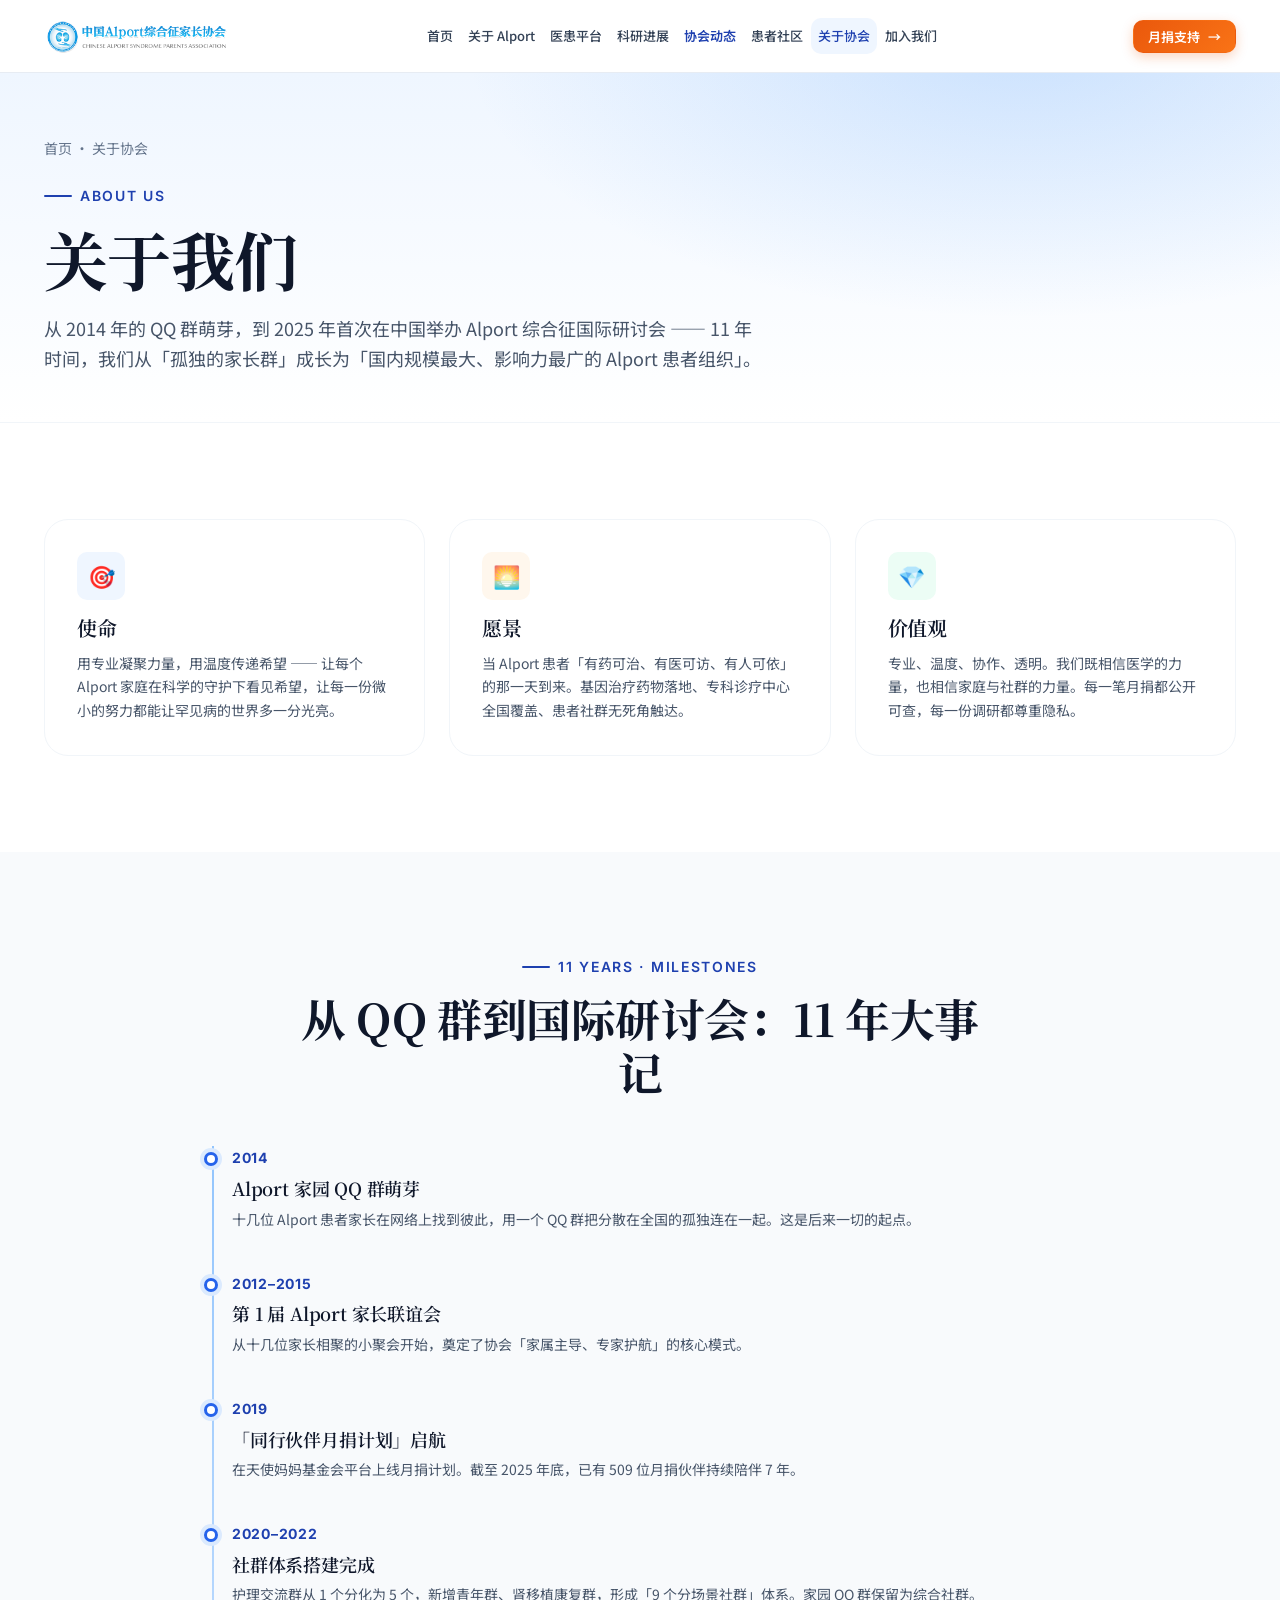
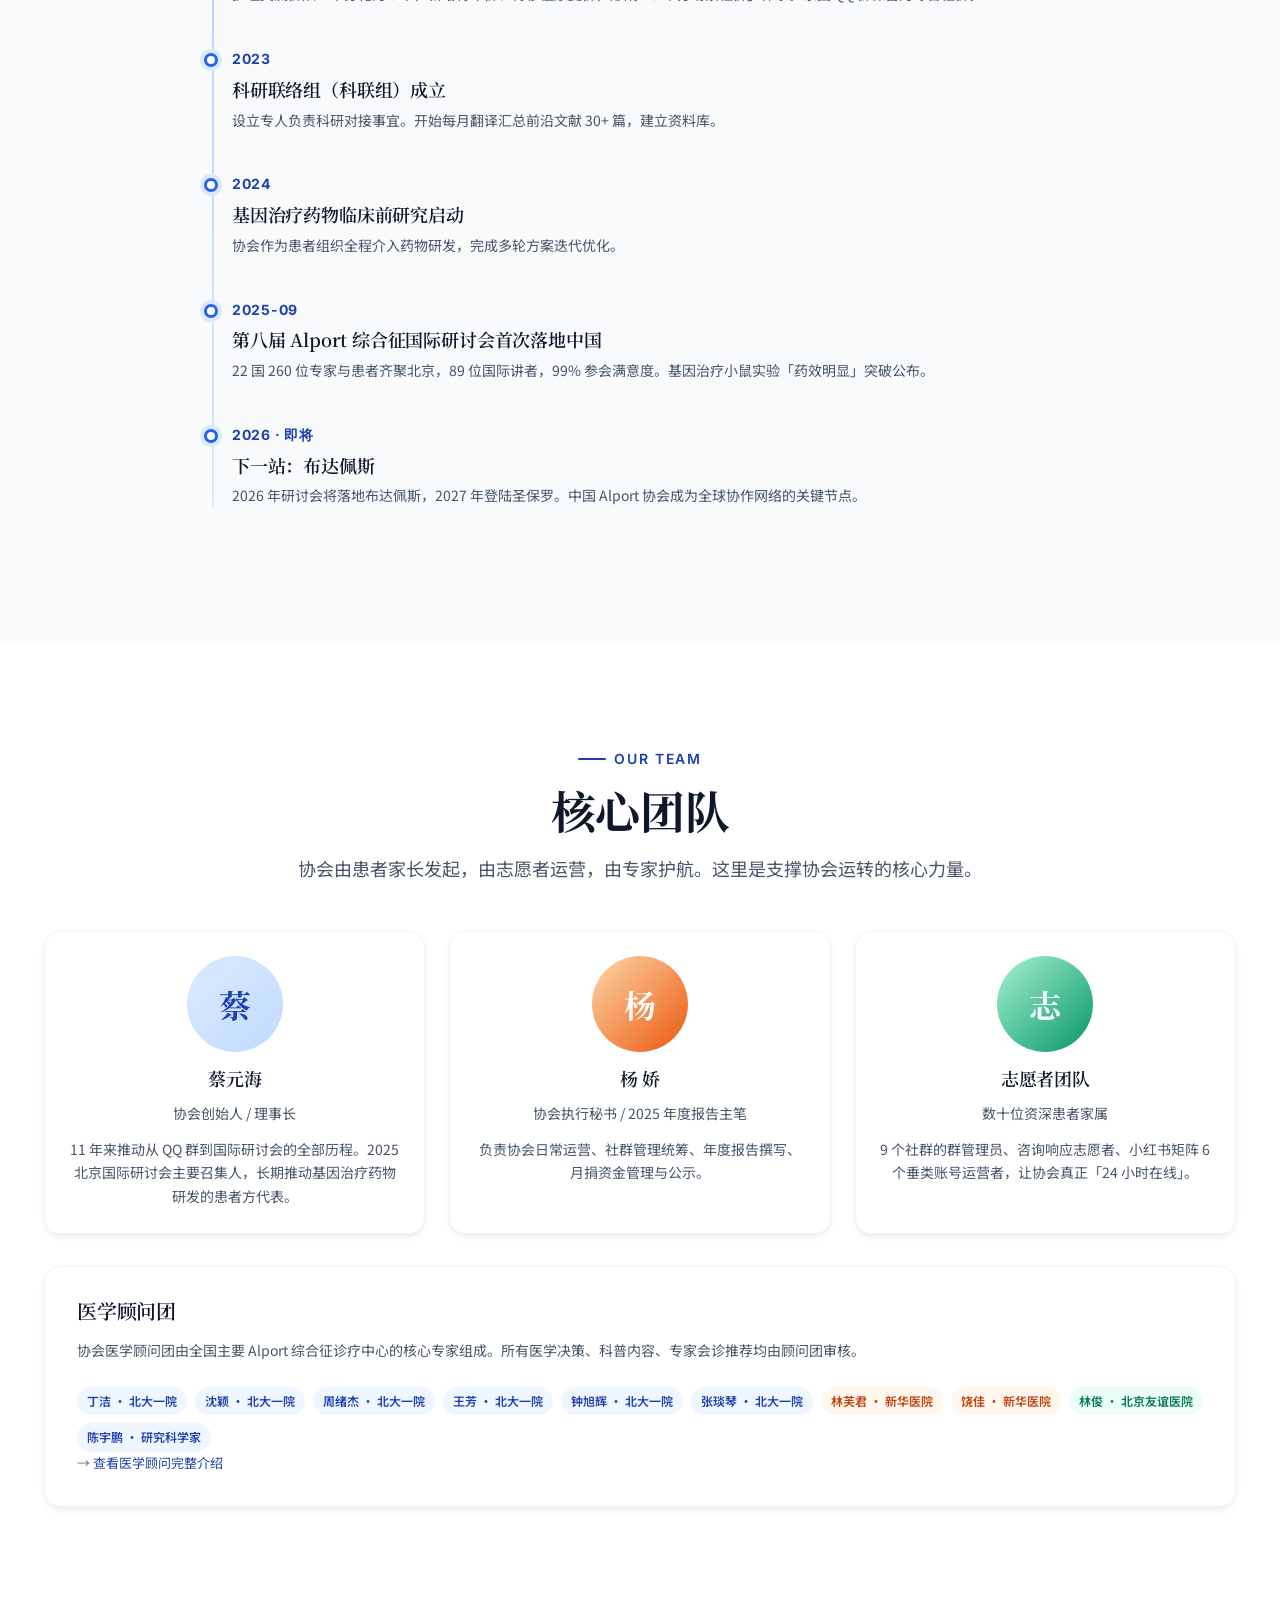
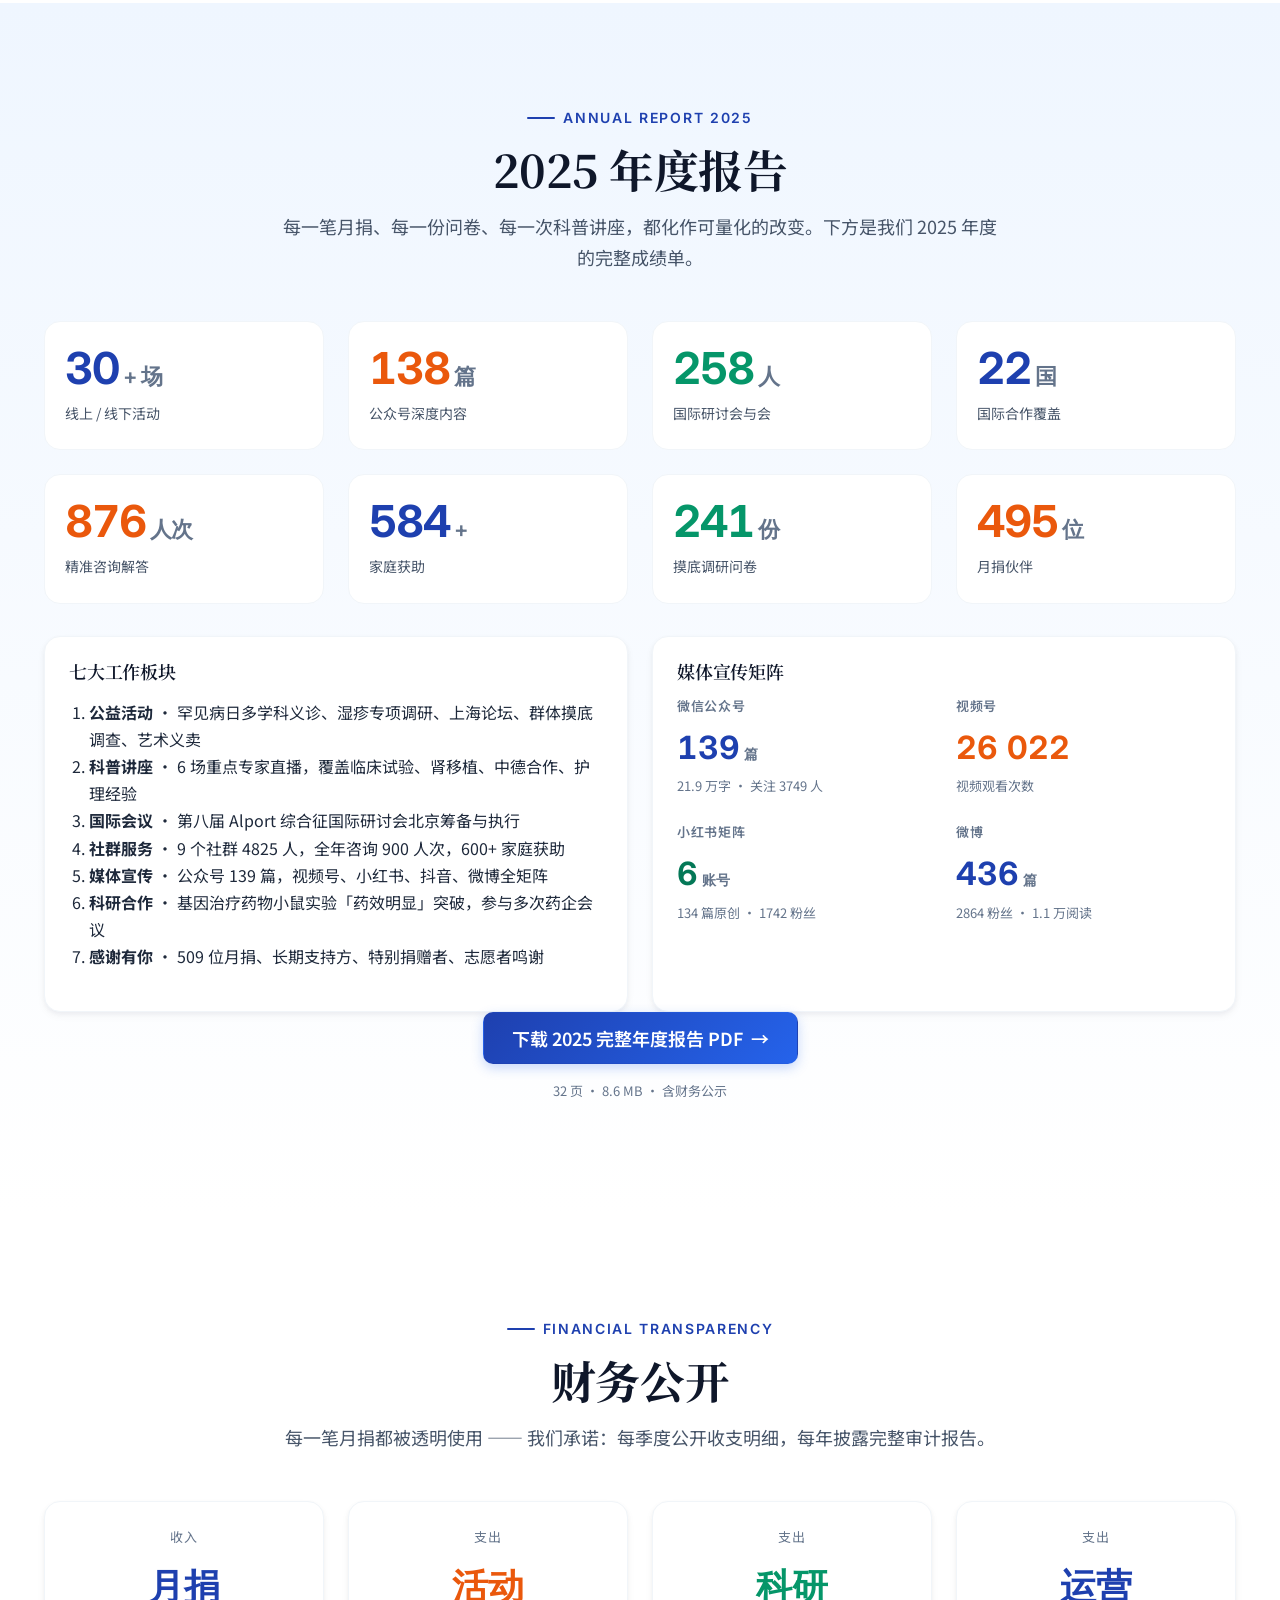
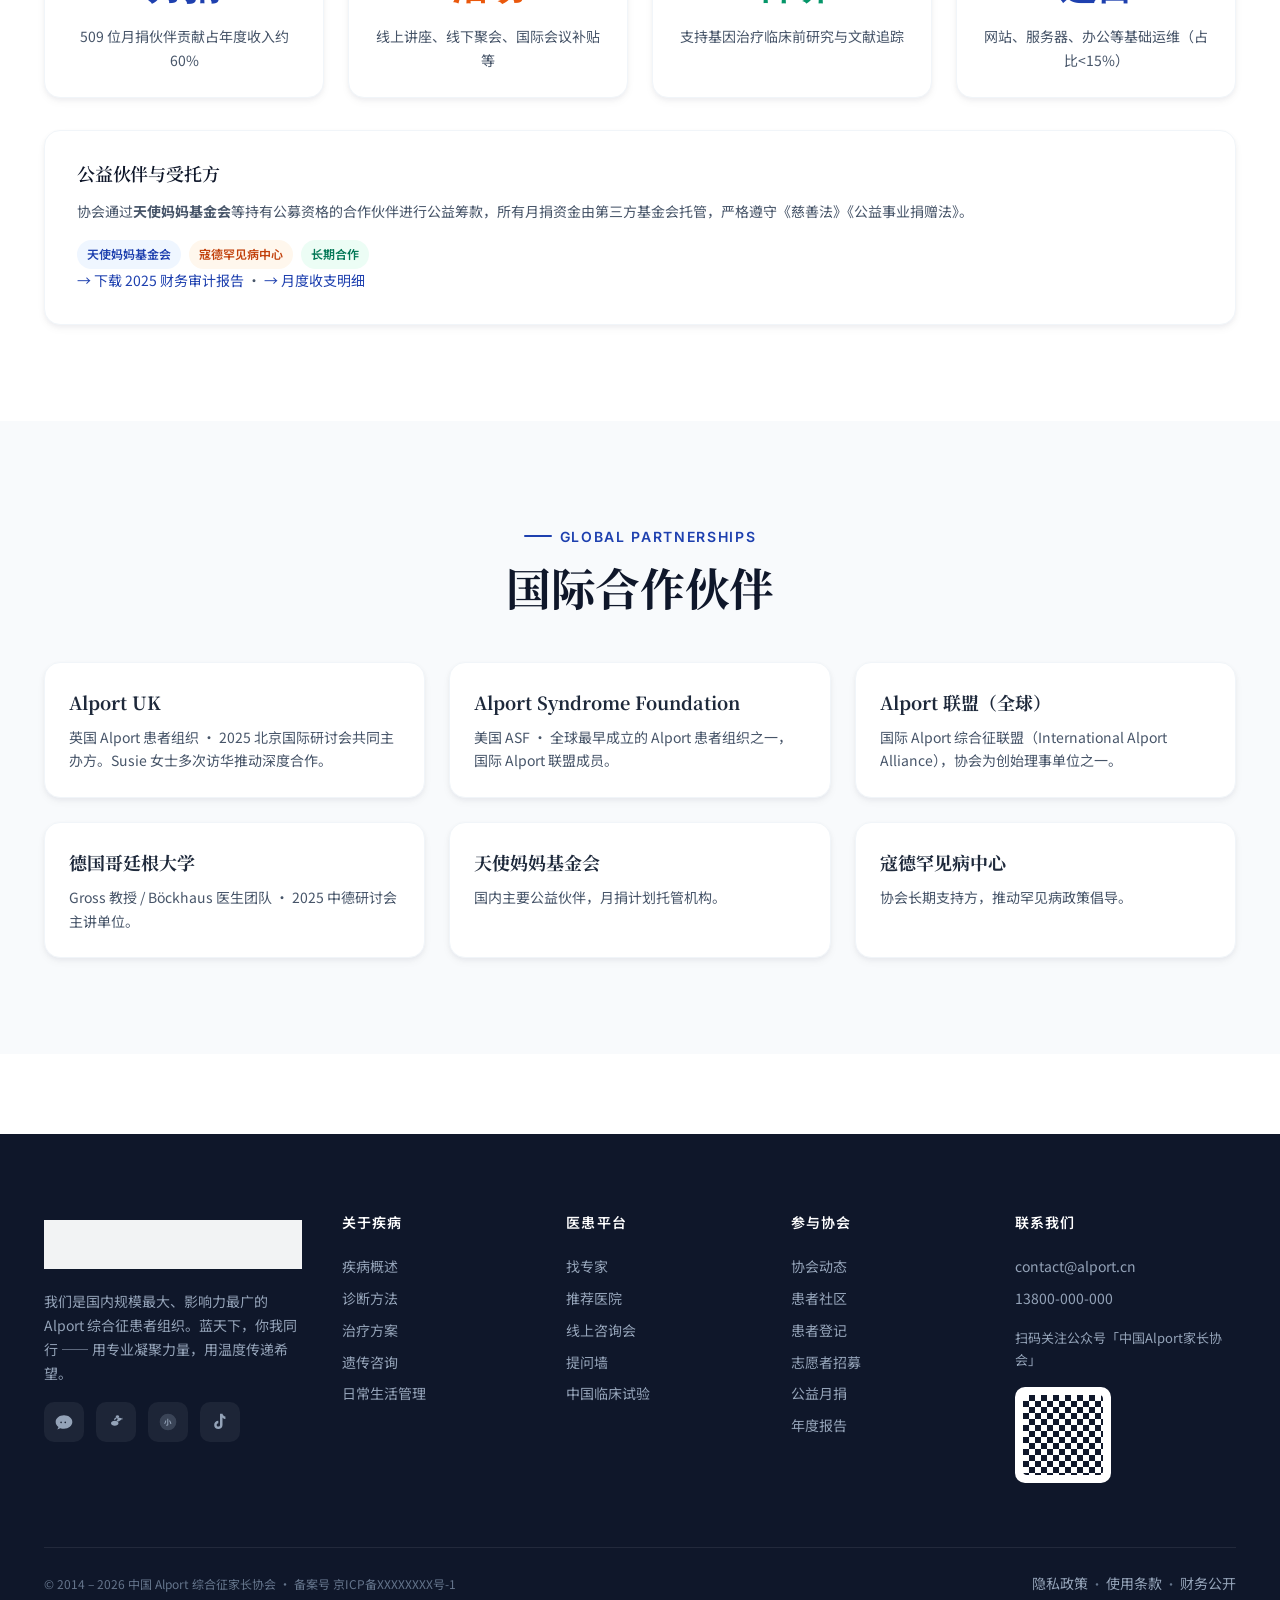
<file: about-us.html>
<!DOCTYPE html>
<html lang="zh-CN">
<head>
<meta charset="UTF-8">
<meta name="viewport" content="width=device-width, initial-scale=1.0">
<title>关于协会 · 中国 Alport 综合征家长协会</title>
<meta name="description" content="2014 年从 QQ 群萌芽，11 年成长为国内规模最大、影响力最广的 Alport 患者组织。我们的使命、团队、历程与年度报告。">
<link rel="preconnect" href="https://fonts.googleapis.com">
<link rel="preconnect" href="https://fonts.gstatic.com" crossorigin>
<link href="https://fonts.googleapis.com/css2?family=Inter:wght@400;500;600;700;800&family=Noto+Sans+SC:wght@400;500;600;700&family=Noto+Serif+SC:wght@500;600;700;800&display=swap" rel="stylesheet">
<link rel="stylesheet" href="css/design-system.css?v=4">
</head>
<body data-page="about">

<div data-include="header"></div>

<section class="page-head">
  <div class="container">
    <nav class="breadcrumb"><a href="index.html">首页</a> · 关于协会</nav>
    <span class="eyebrow">ABOUT US</span>
    <h1 style="margin-top:12px">关于我们</h1>
    <p>从 2014 年的 QQ 群萌芽，到 2025 年首次在中国举办 Alport 综合征国际研讨会 —— 11 年时间，我们从「孤独的家长群」成长为「国内规模最大、影响力最广的 Alport 患者组织」。</p>
  </div>
</section>

<!-- ============================== 使命愿景 ============================== -->
<section class="section">
  <div class="container">
    <div class="grid grid-3 reveal">
      <div class="card card-feature">
        <div class="card-icon">🎯</div>
        <h3>使命</h3>
        <p>用专业凝聚力量，用温度传递希望 —— 让每个 Alport 家庭在科学的守护下看见希望，让每一份微小的努力都能让罕见病的世界多一分光亮。</p>
      </div>
      <div class="card card-feature">
        <div class="card-icon warm">🌅</div>
        <h3>愿景</h3>
        <p>当 Alport 患者「有药可治、有医可访、有人可依」的那一天到来。基因治疗药物落地、专科诊疗中心全国覆盖、患者社群无死角触达。</p>
      </div>
      <div class="card card-feature">
        <div class="card-icon life">💎</div>
        <h3>价值观</h3>
        <p>专业、温度、协作、透明。我们既相信医学的力量，也相信家庭与社群的力量。每一笔月捐都公开可查，每一份调研都尊重隐私。</p>
      </div>
    </div>
  </div>
</section>

<!-- ============================== 大事记 ============================== -->
<section class="section bg-soft" id="milestones">
  <div class="container">
    <div class="section-head reveal">
      <span class="eyebrow">11 YEARS · MILESTONES</span>
      <h2>从 QQ 群到国际研讨会：11 年大事记</h2>
    </div>

    <div class="container-narrow" style="padding-inline:0">
      <div class="timeline reveal">
        <div class="tl-item">
          <div class="tl-date">2014</div>
          <h4>Alport 家园 QQ 群萌芽</h4>
          <p>十几位 Alport 患者家长在网络上找到彼此，用一个 QQ 群把分散在全国的孤独连在一起。这是后来一切的起点。</p>
        </div>
        <div class="tl-item">
          <div class="tl-date">2012–2015</div>
          <h4>第 1 届 Alport 家长联谊会</h4>
          <p>从十几位家长相聚的小聚会开始，奠定了协会「家属主导、专家护航」的核心模式。</p>
        </div>
        <div class="tl-item">
          <div class="tl-date">2019</div>
          <h4>「同行伙伴月捐计划」启航</h4>
          <p>在天使妈妈基金会平台上线月捐计划。截至 2025 年底，已有 509 位月捐伙伴持续陪伴 7 年。</p>
        </div>
        <div class="tl-item">
          <div class="tl-date">2020–2022</div>
          <h4>社群体系搭建完成</h4>
          <p>护理交流群从 1 个分化为 5 个，新增青年群、肾移植康复群，形成「9 个分场景社群」体系。家园 QQ 群保留为综合社群。</p>
        </div>
        <div class="tl-item">
          <div class="tl-date">2023</div>
          <h4>科研联络组（科联组）成立</h4>
          <p>设立专人负责科研对接事宜。开始每月翻译汇总前沿文献 30+ 篇，建立资料库。</p>
        </div>
        <div class="tl-item">
          <div class="tl-date">2024</div>
          <h4>基因治疗药物临床前研究启动</h4>
          <p>协会作为患者组织全程介入药物研发，完成多轮方案迭代优化。</p>
        </div>
        <div class="tl-item">
          <div class="tl-date">2025-09</div>
          <h4>第八届 Alport 综合征国际研讨会首次落地中国</h4>
          <p>22 国 260 位专家与患者齐聚北京，89 位国际讲者，99% 参会满意度。基因治疗小鼠实验「药效明显」突破公布。</p>
        </div>
        <div class="tl-item">
          <div class="tl-date">2026 · 即将</div>
          <h4>下一站：布达佩斯</h4>
          <p>2026 年研讨会将落地布达佩斯，2027 年登陆圣保罗。中国 Alport 协会成为全球协作网络的关键节点。</p>
        </div>
      </div>
    </div>
  </div>
</section>

<!-- ============================== 团队 ============================== -->
<section class="section" id="team">
  <div class="container">
    <div class="section-head reveal">
      <span class="eyebrow">OUR TEAM</span>
      <h2>核心团队</h2>
      <p>协会由患者家长发起，由志愿者运营，由专家护航。这里是支撑协会运转的核心力量。</p>
    </div>

    <div class="grid grid-3 reveal">
      <div class="card card-elevated text-center">
        <div class="doctor-avatar" style="margin:0 auto 16px;width:96px;height:96px;border-radius:50%">蔡</div>
        <h3 style="font-size:18px">蔡元海</h3>
        <p class="muted" style="font-size:14px;margin-bottom:12px">协会创始人 / 理事长</p>
        <p style="font-size:14px">11 年来推动从 QQ 群到国际研讨会的全部历程。2025 北京国际研讨会主要召集人，长期推动基因治疗药物研发的患者方代表。</p>
      </div>
      <div class="card card-elevated text-center">
        <div class="doctor-avatar" style="margin:0 auto 16px;width:96px;height:96px;border-radius:50%;background:linear-gradient(135deg,#FED7AA,#EA580C);color:#fff">杨</div>
        <h3 style="font-size:18px">杨 娇</h3>
        <p class="muted" style="font-size:14px;margin-bottom:12px">协会执行秘书 / 2025 年度报告主笔</p>
        <p style="font-size:14px">负责协会日常运营、社群管理统筹、年度报告撰写、月捐资金管理与公示。</p>
      </div>
      <div class="card card-elevated text-center">
        <div class="doctor-avatar" style="margin:0 auto 16px;width:96px;height:96px;border-radius:50%;background:linear-gradient(135deg,#A7F3D0,#059669);color:#fff">志</div>
        <h3 style="font-size:18px">志愿者团队</h3>
        <p class="muted" style="font-size:14px;margin-bottom:12px">数十位资深患者家属</p>
        <p style="font-size:14px">9 个社群的群管理员、咨询响应志愿者、小红书矩阵 6 个垂类账号运营者，让协会真正「24 小时在线」。</p>
      </div>
    </div>

    <div class="card card-elevated reveal mt-8" style="padding:32px">
      <h3 style="font-size:20px;margin-bottom:16px">医学顾问团</h3>
      <p style="margin-bottom:24px">协会医学顾问团由全国主要 Alport 综合征诊疗中心的核心专家组成。所有医学决策、科普内容、专家会诊推荐均由顾问团审核。</p>
      <div style="display:flex;flex-wrap:wrap;gap:8px">
        <span class="tag">丁洁 · 北大一院</span>
        <span class="tag">沈颖 · 北大一院</span>
        <span class="tag">周绪杰 · 北大一院</span>
        <span class="tag">王芳 · 北大一院</span>
        <span class="tag">钟旭辉 · 北大一院</span>
        <span class="tag">张琰琴 · 北大一院</span>
        <span class="tag tag-warm">林芙君 · 新华医院</span>
        <span class="tag tag-warm">饶佳 · 新华医院</span>
        <span class="tag tag-life">林俊 · 北京友谊医院</span>
        <span class="tag">陈宇鹏 · 研究科学家</span>
      </div>
      <p class="mt-6" style="font-size:13px;color:var(--color-ink-500)">→ <a href="doctors.html">查看医学顾问完整介绍</a></p>
    </div>
  </div>
</section>

<!-- ============================== 2025 年度报告 ============================== -->
<section class="section bg-primary-soft" id="report">
  <div class="container">
    <div class="section-head reveal">
      <span class="eyebrow">ANNUAL REPORT 2025</span>
      <h2>2025 年度报告</h2>
      <p>每一笔月捐、每一份问卷、每一次科普讲座，都化作可量化的改变。下方是我们 2025 年度的完整成绩单。</p>
    </div>

    <div class="grid grid-4 reveal mb-8">
      <div class="stat"><div class="v"><span class="num" data-counter="30" data-decimals="0">30</span><span class="unit">+ 场</span></div><div class="l">线上 / 线下活动</div></div>
      <div class="stat stat-warm"><div class="v"><span class="num" data-counter="139">139</span><span class="unit">篇</span></div><div class="l">公众号深度内容</div></div>
      <div class="stat stat-life"><div class="v"><span class="num" data-counter="260">260</span><span class="unit">人</span></div><div class="l">国际研讨会与会</div></div>
      <div class="stat"><div class="v"><span class="num" data-counter="22">22</span><span class="unit">国</span></div><div class="l">国际合作覆盖</div></div>
      <div class="stat stat-warm"><div class="v"><span class="num" data-counter="900">900</span><span class="unit">人次</span></div><div class="l">精准咨询解答</div></div>
      <div class="stat"><div class="v"><span class="num" data-counter="600">600</span><span class="unit">+</span></div><div class="l">家庭获助</div></div>
      <div class="stat stat-life"><div class="v"><span class="num" data-counter="248">248</span><span class="unit">份</span></div><div class="l">摸底调研问卷</div></div>
      <div class="stat stat-warm"><div class="v"><span class="num" data-counter="509">509</span><span class="unit">位</span></div><div class="l">月捐伙伴</div></div>
    </div>

    <div class="grid grid-2 reveal">
      <div class="card card-elevated">
        <h3 style="font-size:18px">七大工作板块</h3>
        <ol style="padding-left:20px">
          <li><strong>公益活动</strong> · 罕见病日多学科义诊、湿疹专项调研、上海论坛、群体摸底调查、艺术义卖</li>
          <li><strong>科普讲座</strong> · 6 场重点专家直播，覆盖临床试验、肾移植、中德合作、护理经验</li>
          <li><strong>国际会议</strong> · 第八届 Alport 综合征国际研讨会北京筹备与执行</li>
          <li><strong>社群服务</strong> · 9 个社群 4825 人，全年咨询 900 人次，600+ 家庭获助</li>
          <li><strong>媒体宣传</strong> · 公众号 139 篇，视频号、小红书、抖音、微博全矩阵</li>
          <li><strong>科研合作</strong> · 基因治疗药物小鼠实验「药效明显」突破，参与多次药企会议</li>
          <li><strong>感谢有你</strong> · 509 位月捐、长期支持方、特别捐赠者、志愿者鸣谢</li>
        </ol>
      </div>

      <div class="card card-elevated">
        <h3 style="font-size:18px">媒体宣传矩阵</h3>
        <div style="display:grid;grid-template-columns:1fr 1fr;gap:24px">
          <div>
            <div class="muted" style="font-size:13px;font-weight:600;letter-spacing:.05em;text-transform:uppercase">微信公众号</div>
            <div class="num" style="font-size:32px;font-weight:700;color:var(--color-primary-700);margin-top:4px">139<span style="font-size:14px;color:var(--color-ink-500)"> 篇</span></div>
            <div style="font-size:13px;color:var(--color-ink-500)">21.9 万字 · 关注 3749 人</div>
          </div>
          <div>
            <div class="muted" style="font-size:13px;font-weight:600;letter-spacing:.05em;text-transform:uppercase">视频号</div>
            <div class="num" style="font-size:32px;font-weight:700;color:var(--color-warm-600);margin-top:4px">26 022</div>
            <div style="font-size:13px;color:var(--color-ink-500)">视频观看次数</div>
          </div>
          <div>
            <div class="muted" style="font-size:13px;font-weight:600;letter-spacing:.05em;text-transform:uppercase">小红书矩阵</div>
            <div class="num" style="font-size:32px;font-weight:700;color:var(--color-life-700);margin-top:4px">6<span style="font-size:14px;color:var(--color-ink-500)"> 账号</span></div>
            <div style="font-size:13px;color:var(--color-ink-500)">134 篇原创 · 1742 粉丝</div>
          </div>
          <div>
            <div class="muted" style="font-size:13px;font-weight:600;letter-spacing:.05em;text-transform:uppercase">微博</div>
            <div class="num" style="font-size:32px;font-weight:700;color:var(--color-primary-700);margin-top:4px">436<span style="font-size:14px;color:var(--color-ink-500)"> 篇</span></div>
            <div style="font-size:13px;color:var(--color-ink-500)">2864 粉丝 · 1.1 万阅读</div>
          </div>
        </div>
      </div>
    </div>

    <div class="text-center mt-12 reveal">
      <a href="#" class="btn btn-primary btn-lg">下载 2025 完整年度报告 PDF <span class="arrow">→</span></a>
      <p class="muted mt-4" style="font-size:13px">32 页 · 8.6 MB · 含财务公示</p>
    </div>
  </div>
</section>

<!-- ============================== 财务公开 ============================== -->
<section class="section" id="finance">
  <div class="container">
    <div class="section-head reveal">
      <span class="eyebrow">FINANCIAL TRANSPARENCY</span>
      <h2>财务公开</h2>
      <p>每一笔月捐都被透明使用 —— 我们承诺：每季度公开收支明细，每年披露完整审计报告。</p>
    </div>

    <div class="grid grid-4 reveal">
      <div class="card card-elevated text-center">
        <div class="muted" style="font-size:13px;letter-spacing:.05em;text-transform:uppercase">收入</div>
        <div class="num" style="font-size:36px;font-weight:700;color:var(--color-primary-700);margin:8px 0">月捐</div>
        <div style="font-size:14px;color:var(--color-ink-600)">509 位月捐伙伴贡献占年度收入约 60%</div>
      </div>
      <div class="card card-elevated text-center">
        <div class="muted" style="font-size:13px;letter-spacing:.05em;text-transform:uppercase">支出</div>
        <div class="num" style="font-size:36px;font-weight:700;color:var(--color-warm-600);margin:8px 0">活动</div>
        <div style="font-size:14px;color:var(--color-ink-600)">线上讲座、线下聚会、国际会议补贴等</div>
      </div>
      <div class="card card-elevated text-center">
        <div class="muted" style="font-size:13px;letter-spacing:.05em;text-transform:uppercase">支出</div>
        <div class="num" style="font-size:36px;font-weight:700;color:var(--color-life-600);margin:8px 0">科研</div>
        <div style="font-size:14px;color:var(--color-ink-600)">支持基因治疗临床前研究与文献追踪</div>
      </div>
      <div class="card card-elevated text-center">
        <div class="muted" style="font-size:13px;letter-spacing:.05em;text-transform:uppercase">支出</div>
        <div class="num" style="font-size:36px;font-weight:700;color:var(--color-primary-700);margin:8px 0">运营</div>
        <div style="font-size:14px;color:var(--color-ink-600)">网站、服务器、办公等基础运维（占比&lt;15%）</div>
      </div>
    </div>

    <div class="card card-elevated reveal mt-8" style="padding:32px">
      <h3 style="margin-bottom:16px;font-size:18px">公益伙伴与受托方</h3>
      <p>协会通过<strong>天使妈妈基金会</strong>等持有公募资格的合作伙伴进行公益筹款，所有月捐资金由第三方基金会托管，严格遵守《慈善法》《公益事业捐赠法》。</p>
      <div style="display:flex;flex-wrap:wrap;gap:8px;margin-top:16px">
        <span class="tag">天使妈妈基金会</span>
        <span class="tag tag-warm">寇德罕见病中心</span>
        <span class="tag tag-life">长期合作</span>
      </div>
      <p class="mt-4" style="font-size:14px"><a href="#">→ 下载 2025 财务审计报告</a> · <a href="#">→ 月度收支明细</a></p>
    </div>
  </div>
</section>

<!-- ============================== 国际合作 ============================== -->
<section class="section bg-soft" id="international">
  <div class="container">
    <div class="section-head reveal">
      <span class="eyebrow">GLOBAL PARTNERSHIPS</span>
      <h2>国际合作伙伴</h2>
    </div>

    <div class="grid grid-3 reveal">
      <div class="card card-elevated">
        <strong style="font-size:18px;font-family:var(--font-serif)">Alport UK</strong>
        <p style="margin-top:8px;font-size:14px">英国 Alport 患者组织 · 2025 北京国际研讨会共同主办方。Susie 女士多次访华推动深度合作。</p>
      </div>
      <div class="card card-elevated">
        <strong style="font-size:18px;font-family:var(--font-serif)">Alport Syndrome Foundation</strong>
        <p style="margin-top:8px;font-size:14px">美国 ASF · 全球最早成立的 Alport 患者组织之一，国际 Alport 联盟成员。</p>
      </div>
      <div class="card card-elevated">
        <strong style="font-size:18px;font-family:var(--font-serif)">Alport 联盟（全球）</strong>
        <p style="margin-top:8px;font-size:14px">国际 Alport 综合征联盟（International Alport Alliance），协会为创始理事单位之一。</p>
      </div>
      <div class="card card-elevated">
        <strong style="font-size:18px;font-family:var(--font-serif)">德国哥廷根大学</strong>
        <p style="margin-top:8px;font-size:14px">Gross 教授 / Böckhaus 医生团队 · 2025 中德研讨会主讲单位。</p>
      </div>
      <div class="card card-elevated">
        <strong style="font-size:18px;font-family:var(--font-serif)">天使妈妈基金会</strong>
        <p style="margin-top:8px;font-size:14px">国内主要公益伙伴，月捐计划托管机构。</p>
      </div>
      <div class="card card-elevated">
        <strong style="font-size:18px;font-family:var(--font-serif)">寇德罕见病中心</strong>
        <p style="margin-top:8px;font-size:14px">协会长期支持方，推动罕见病政策倡导。</p>
      </div>
    </div>
  </div>
</section>

<div data-include="footer"></div>
<script src="js/site.js?v=5"></script>
</body>
</html>
</file>
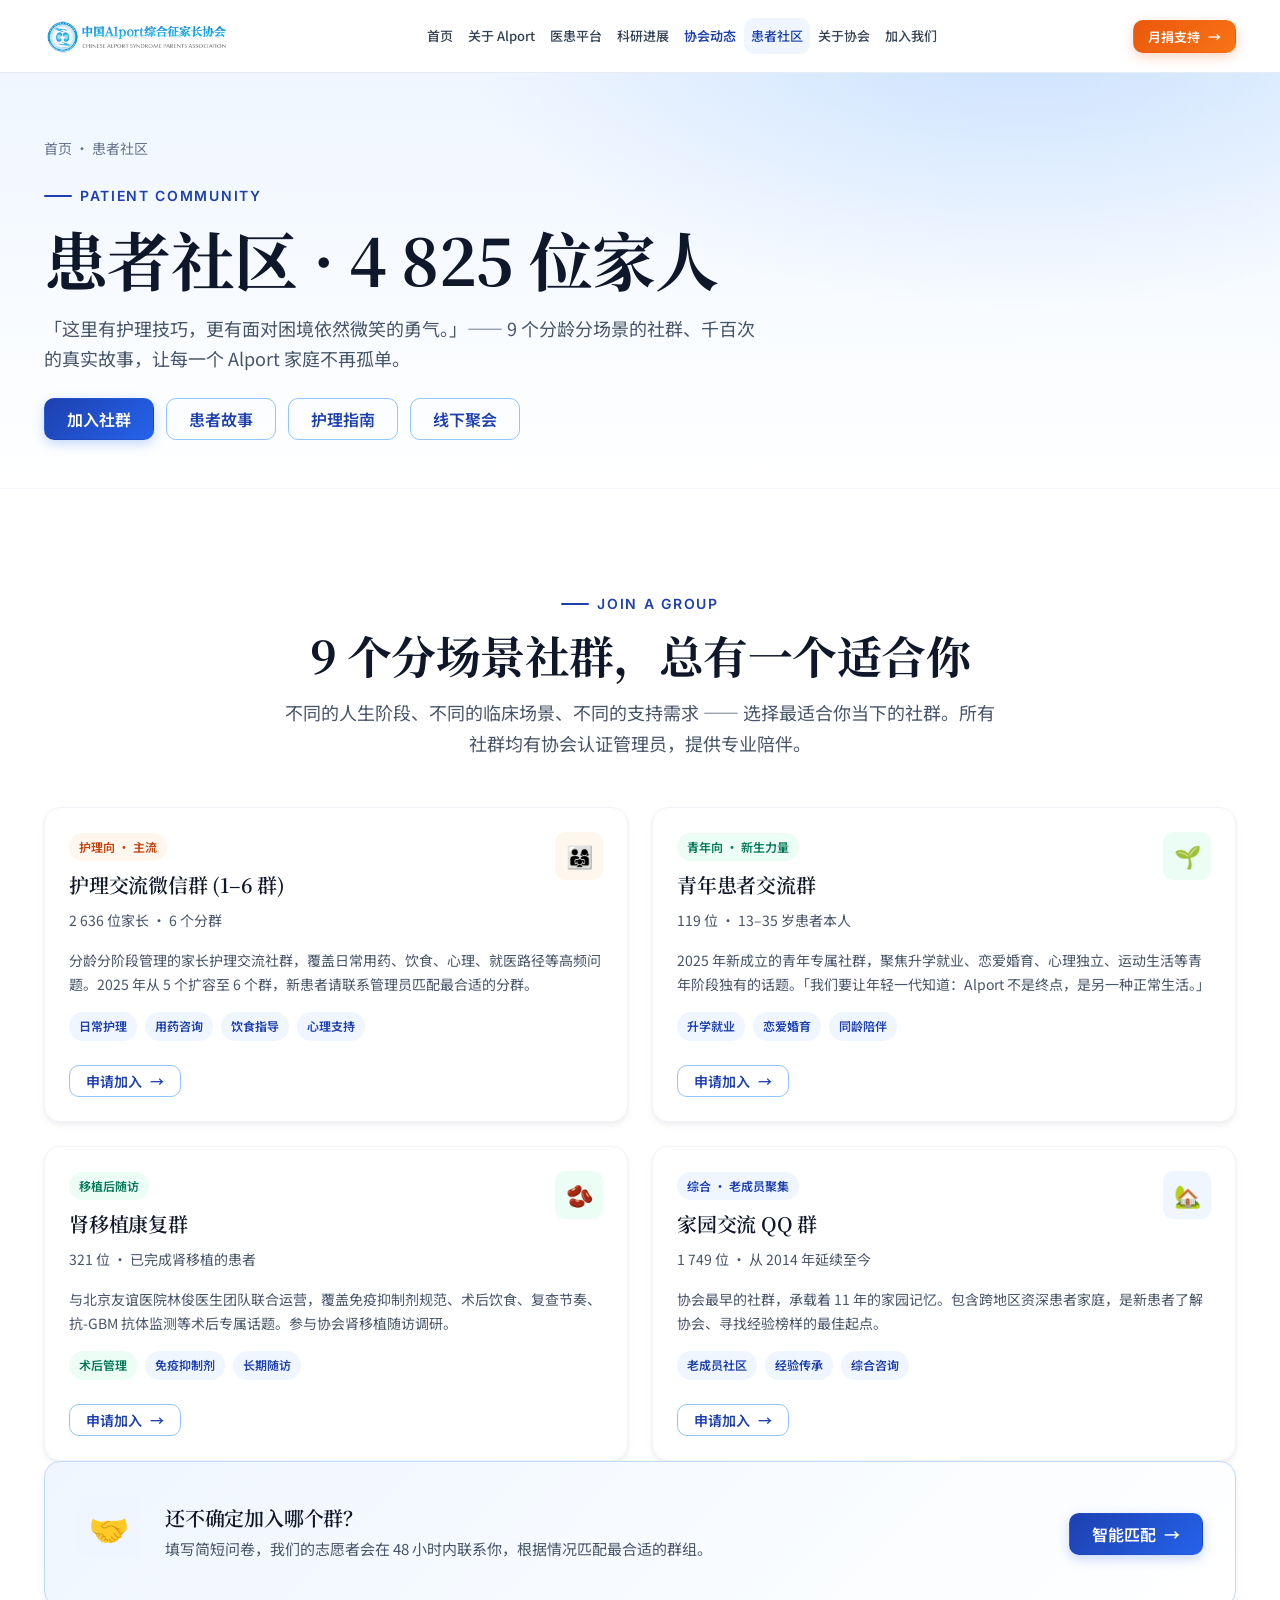
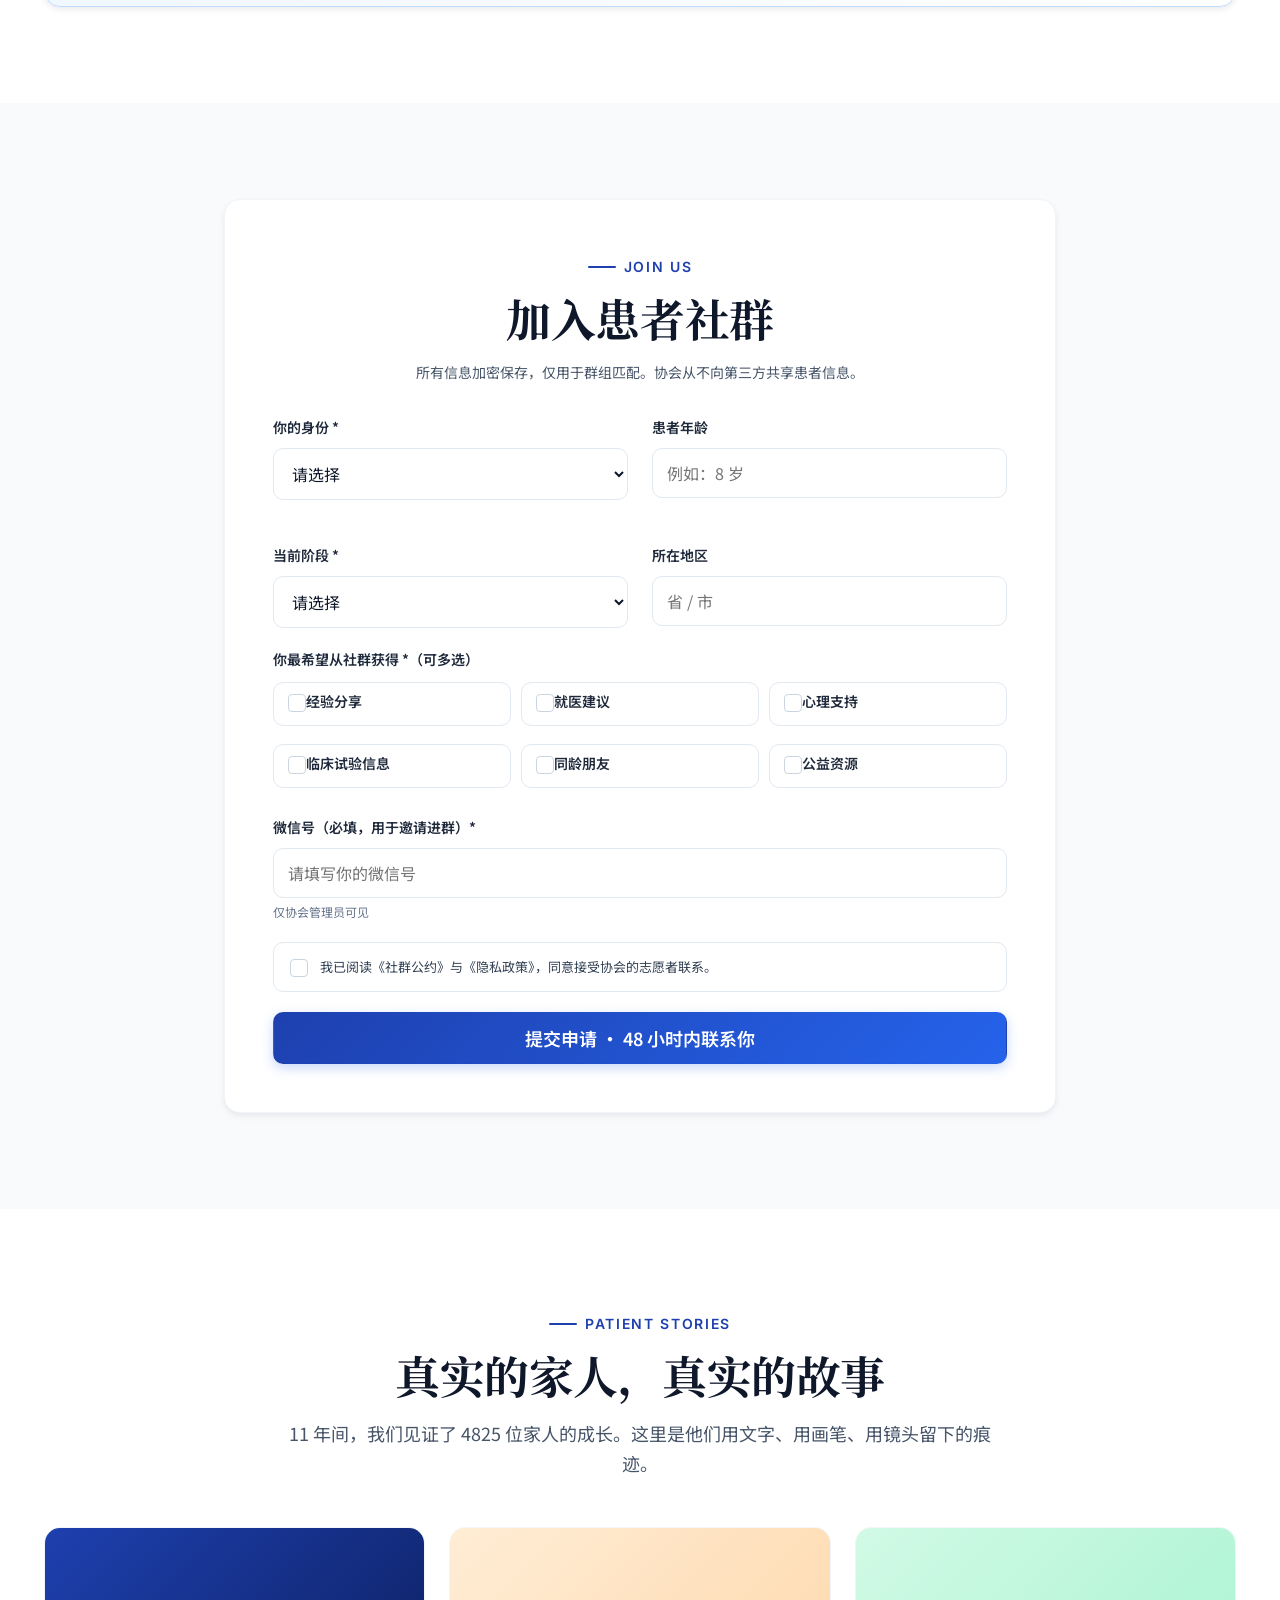
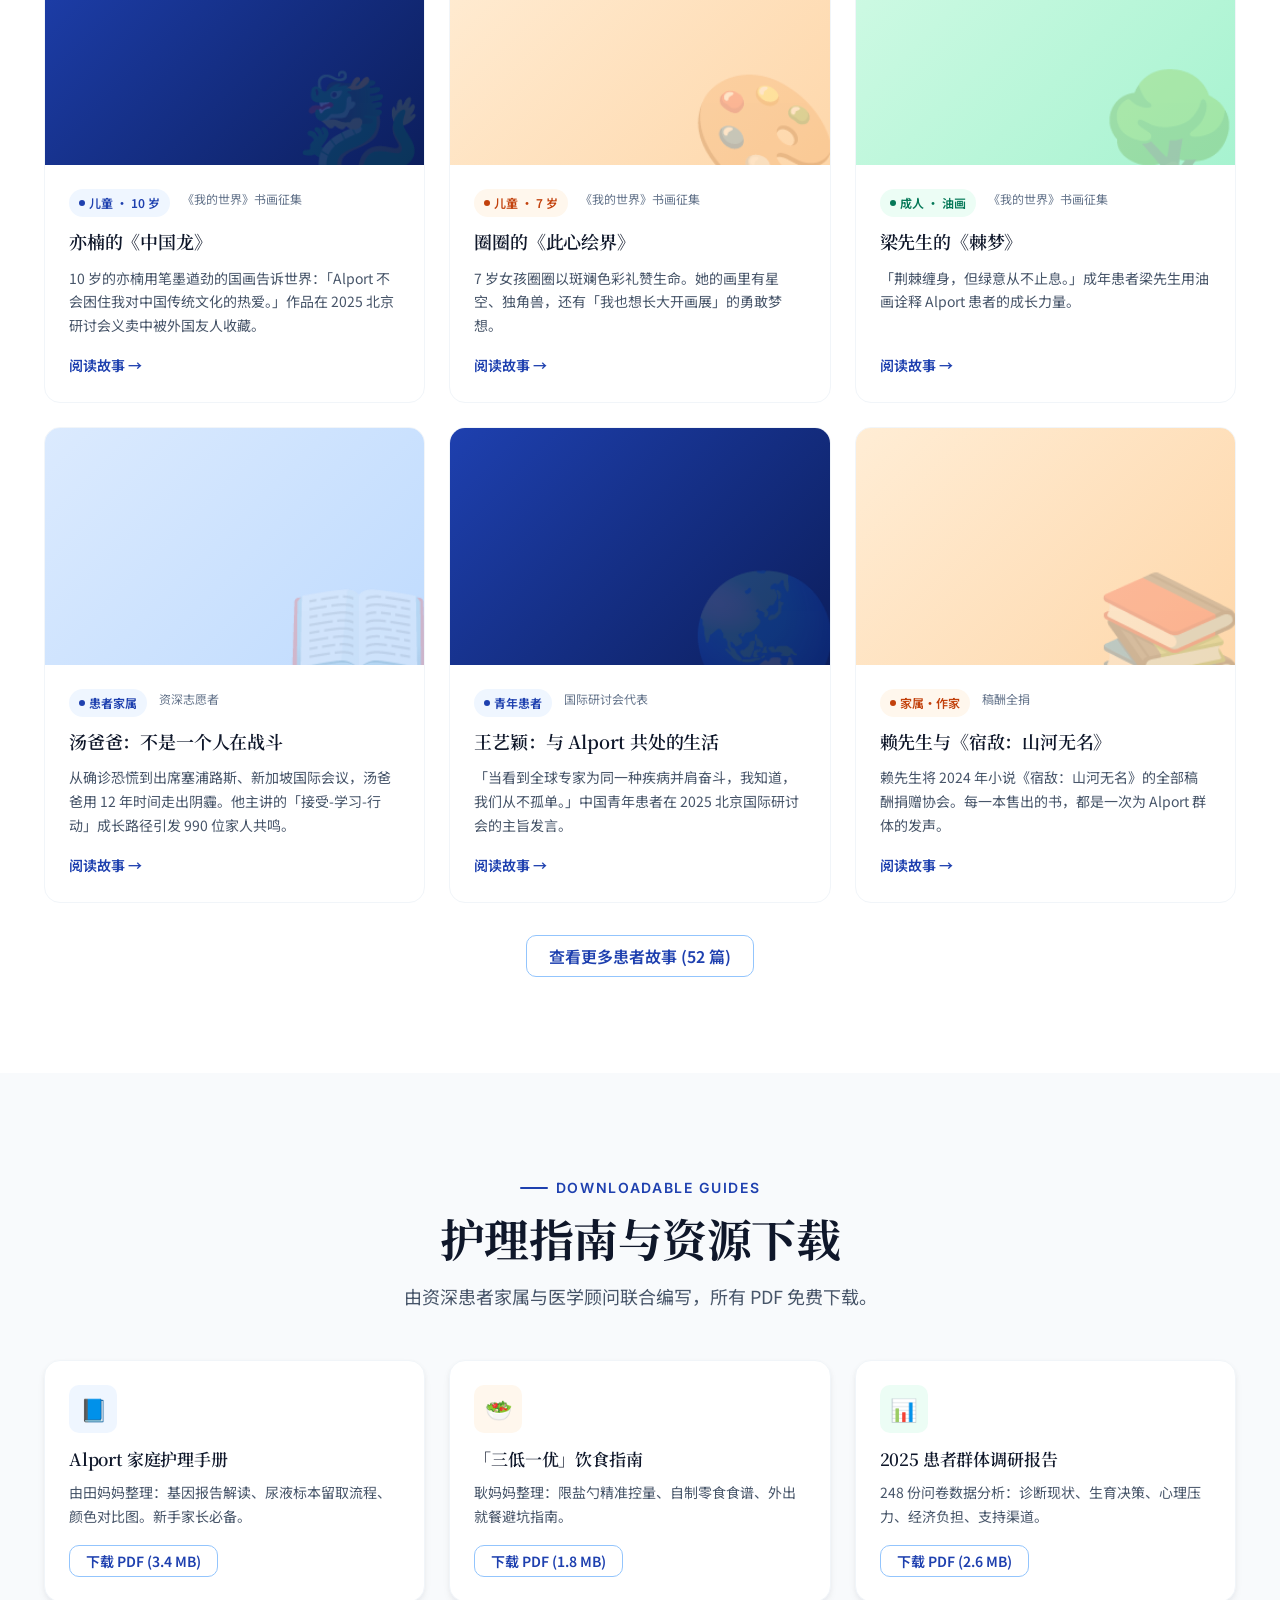
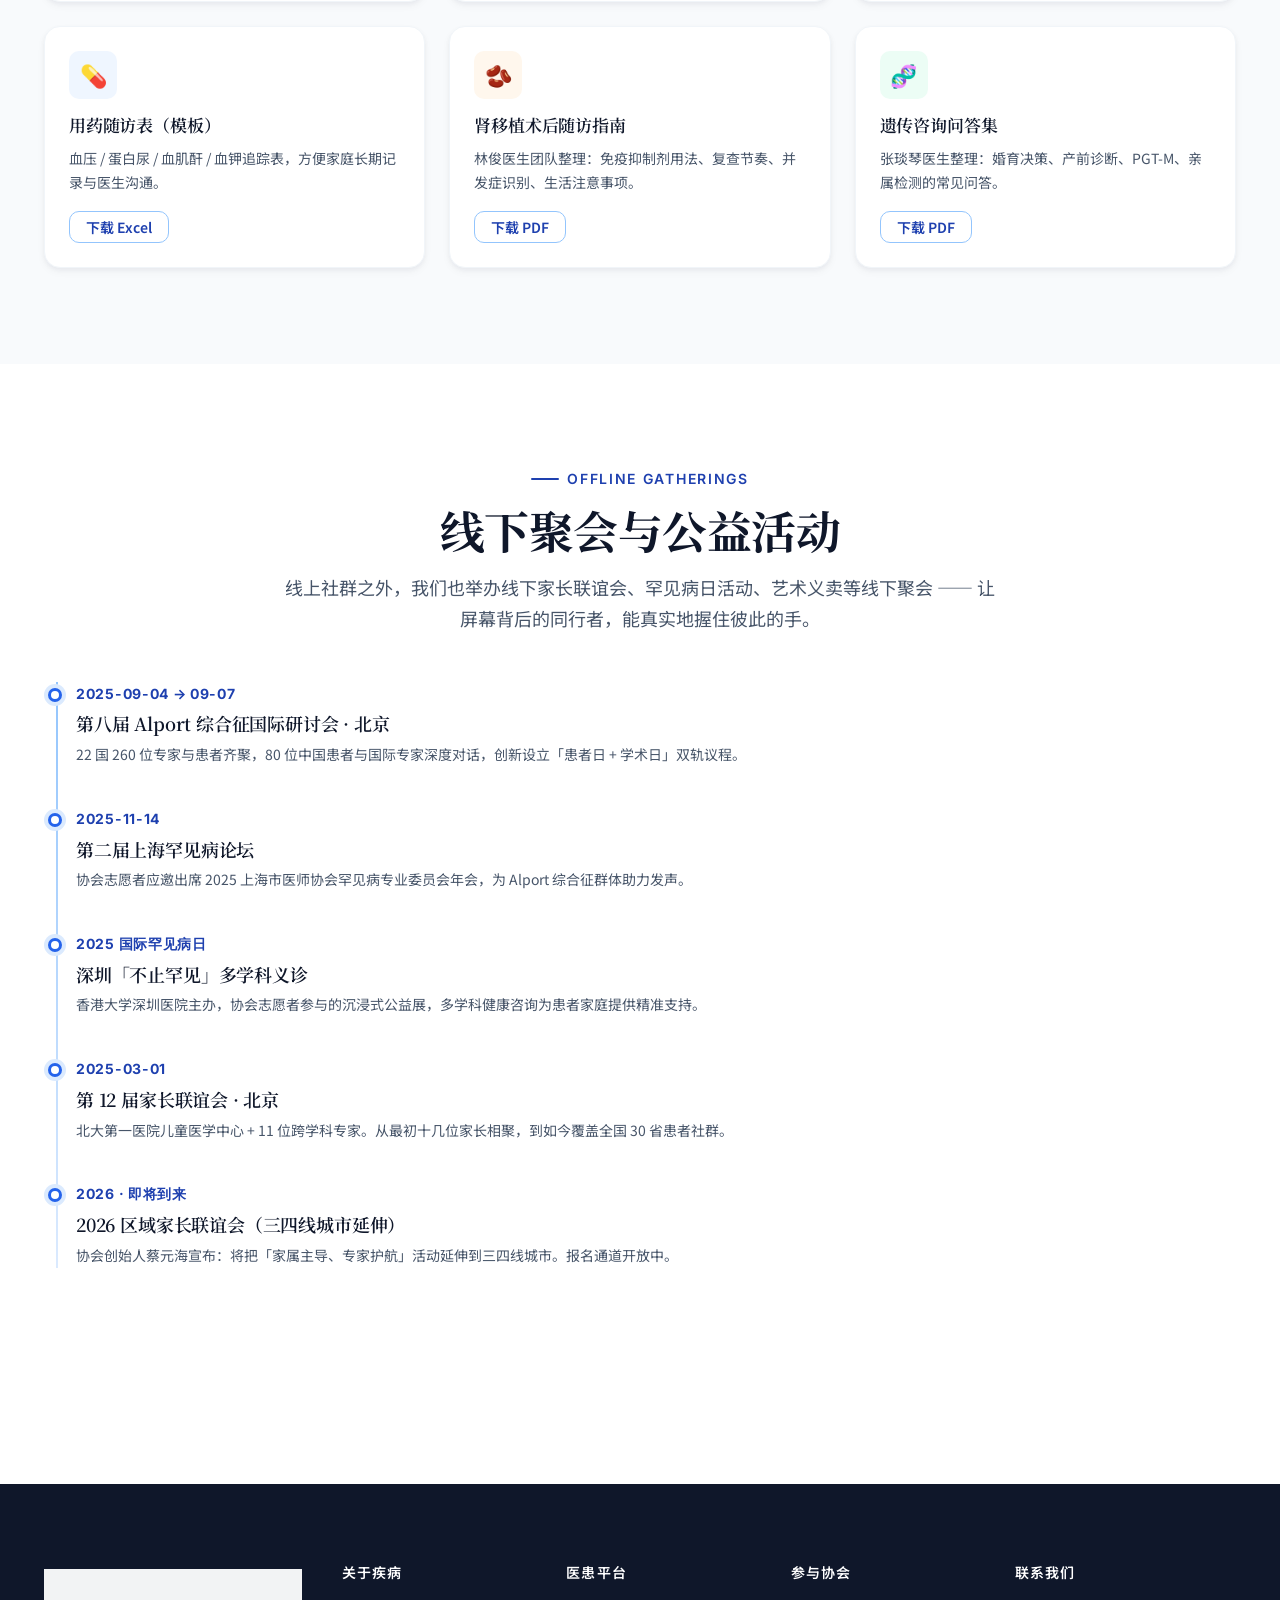
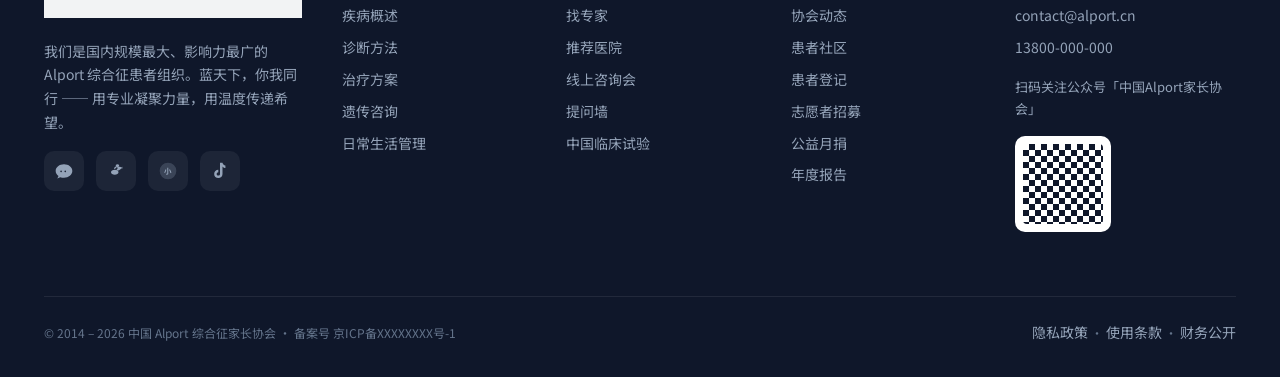
<file: community.html>
<!DOCTYPE html>
<html lang="zh-CN">
<head>
<meta charset="UTF-8">
<meta name="viewport" content="width=device-width, initial-scale=1.0">
<title>患者社区 · 9 个分场景社群 · 中国 Alport 综合征家长协会</title>
<meta name="description" content="加入 4825 位 Alport 家人组成的社群：护理交流群、青年群、肾移植康复群、家园 QQ 群。听见彼此故事，分享真实经验。">
<link rel="preconnect" href="https://fonts.googleapis.com">
<link rel="preconnect" href="https://fonts.gstatic.com" crossorigin>
<link href="https://fonts.googleapis.com/css2?family=Inter:wght@400;500;600;700;800&family=Noto+Sans+SC:wght@400;500;600;700&family=Noto+Serif+SC:wght@500;600;700;800&display=swap" rel="stylesheet">
<link rel="stylesheet" href="css/design-system.css?v=4">
</head>
<body data-page="community">

<div data-include="header"></div>

<section class="page-head">
  <div class="container">
    <nav class="breadcrumb"><a href="index.html">首页</a> · 患者社区</nav>
    <span class="eyebrow">PATIENT COMMUNITY</span>
    <h1 style="margin-top:12px">患者社区 · 4 825 位家人</h1>
    <p>「这里有护理技巧，更有面对困境依然微笑的勇气。」—— 9 个分龄分场景的社群、千百次的真实故事，让每一个 Alport 家庭不再孤单。</p>
    <div style="display:flex;gap:12px;margin-top:24px;flex-wrap:wrap">
      <a href="#groups" class="btn btn-primary">加入社群</a>
      <a href="#stories" class="btn btn-outline">患者故事</a>
      <a href="#guides" class="btn btn-outline">护理指南</a>
      <a href="#events" class="btn btn-outline">线下聚会</a>
    </div>
  </div>
</section>

<!-- ============================== 9 个社群 ============================== -->
<section class="section" id="groups">
  <div class="container">
    <div class="section-head reveal">
      <span class="eyebrow">JOIN A GROUP</span>
      <h2>9 个分场景社群，总有一个适合你</h2>
      <p>不同的人生阶段、不同的临床场景、不同的支持需求 —— 选择最适合你当下的社群。所有社群均有协会认证管理员，提供专业陪伴。</p>
    </div>

    <div class="grid grid-2 reveal">

      <article class="card card-elevated">
        <div style="display:flex;justify-content:space-between;gap:16px;align-items:start">
          <div>
            <span class="tag tag-warm">护理向 · 主流</span>
            <h3 style="margin-top:12px;font-size:20px">护理交流微信群 (1–6 群)</h3>
            <p class="muted" style="font-size:14px">2 636 位家长 · 6 个分群</p>
          </div>
          <div class="card-icon warm" style="margin:0">👨‍👩‍👧</div>
        </div>
        <p style="margin-top:16px">分龄分阶段管理的家长护理交流社群，覆盖日常用药、饮食、心理、就医路径等高频问题。2025 年从 5 个扩容至 6 个群，新患者请联系管理员匹配最合适的分群。</p>
        <div style="display:flex;gap:8px;flex-wrap:wrap;margin-top:16px">
          <span class="tag">日常护理</span>
          <span class="tag">用药咨询</span>
          <span class="tag">饮食指导</span>
          <span class="tag">心理支持</span>
        </div>
        <a href="#join-form" class="btn btn-outline btn-sm mt-6">申请加入 <span class="arrow">→</span></a>
      </article>

      <article class="card card-elevated">
        <div style="display:flex;justify-content:space-between;gap:16px;align-items:start">
          <div>
            <span class="tag tag-life">青年向 · 新生力量</span>
            <h3 style="margin-top:12px;font-size:20px">青年患者交流群</h3>
            <p class="muted" style="font-size:14px">119 位 · 13–35 岁患者本人</p>
          </div>
          <div class="card-icon life" style="margin:0">🌱</div>
        </div>
        <p style="margin-top:16px">2025 年新成立的青年专属社群，聚焦升学就业、恋爱婚育、心理独立、运动生活等青年阶段独有的话题。「我们要让年轻一代知道：Alport 不是终点，是另一种正常生活。」</p>
        <div style="display:flex;gap:8px;flex-wrap:wrap;margin-top:16px">
          <span class="tag">升学就业</span>
          <span class="tag">恋爱婚育</span>
          <span class="tag">同龄陪伴</span>
        </div>
        <a href="#join-form" class="btn btn-outline btn-sm mt-6">申请加入 <span class="arrow">→</span></a>
      </article>

      <article class="card card-elevated">
        <div style="display:flex;justify-content:space-between;gap:16px;align-items:start">
          <div>
            <span class="tag tag-life">移植后随访</span>
            <h3 style="margin-top:12px;font-size:20px">肾移植康复群</h3>
            <p class="muted" style="font-size:14px">321 位 · 已完成肾移植的患者</p>
          </div>
          <div class="card-icon life" style="margin:0">🫘</div>
        </div>
        <p style="margin-top:16px">与北京友谊医院林俊医生团队联合运营，覆盖免疫抑制剂规范、术后饮食、复查节奏、抗-GBM 抗体监测等术后专属话题。参与协会肾移植随访调研。</p>
        <div style="display:flex;gap:8px;flex-wrap:wrap;margin-top:16px">
          <span class="tag tag-life">术后管理</span>
          <span class="tag">免疫抑制剂</span>
          <span class="tag">长期随访</span>
        </div>
        <a href="#join-form" class="btn btn-outline btn-sm mt-6">申请加入 <span class="arrow">→</span></a>
      </article>

      <article class="card card-elevated">
        <div style="display:flex;justify-content:space-between;gap:16px;align-items:start">
          <div>
            <span class="tag">综合 · 老成员聚集</span>
            <h3 style="margin-top:12px;font-size:20px">家园交流 QQ 群</h3>
            <p class="muted" style="font-size:14px">1 749 位 · 从 2014 年延续至今</p>
          </div>
          <div class="card-icon" style="margin:0">🏡</div>
        </div>
        <p style="margin-top:16px">协会最早的社群，承载着 11 年的家园记忆。包含跨地区资深患者家庭，是新患者了解协会、寻找经验榜样的最佳起点。</p>
        <div style="display:flex;gap:8px;flex-wrap:wrap;margin-top:16px">
          <span class="tag">老成员社区</span>
          <span class="tag">经验传承</span>
          <span class="tag">综合咨询</span>
        </div>
        <a href="#join-form" class="btn btn-outline btn-sm mt-6">申请加入 <span class="arrow">→</span></a>
      </article>

    </div>

    <div class="card card-elevated reveal mt-12" style="background:linear-gradient(135deg,var(--color-primary-50),var(--color-white));border:1px solid var(--color-primary-200);padding:32px">
      <div style="display:grid;grid-template-columns:auto 1fr auto;gap:24px;align-items:center" class="join-cta-grid">
        <div class="card-icon" style="width:64px;height:64px;font-size:32px">🤝</div>
        <div>
          <h3 style="margin:0 0 6px">还不确定加入哪个群？</h3>
          <p style="margin:0;font-size:15px;color:var(--color-ink-600)">填写简短问卷，我们的志愿者会在 48 小时内联系你，根据情况匹配最合适的群组。</p>
        </div>
        <a href="#join-form" class="btn btn-primary">智能匹配 <span class="arrow">→</span></a>
      </div>
    </div>
  </div>
</section>

<!-- ============================== 加入表单 ============================== -->
<section class="section bg-soft" id="join-form">
  <div class="container container-narrow">
    <div class="card card-elevated" style="padding:48px">
      <div class="text-center mb-8">
        <span class="eyebrow">JOIN US</span>
        <h2 style="margin-top:12px">加入患者社群</h2>
        <p class="muted">所有信息加密保存，仅用于群组匹配。协会从不向第三方共享患者信息。</p>
      </div>

      <form onsubmit="event.preventDefault(); alert('感谢！管理员会在 48 小时内通过你提供的微信号联系你。');">
        <div class="grid grid-2">
          <div class="form-field">
            <label for="role">你的身份 *</label>
            <select id="role" required>
              <option value="">请选择</option>
              <option>患者本人（成年）</option>
              <option>患者本人（13–18 岁）</option>
              <option>患者家长</option>
              <option>其他家属</option>
            </select>
          </div>
          <div class="form-field">
            <label for="age">患者年龄</label>
            <input id="age" type="text" placeholder="例如：8 岁">
          </div>
          <div class="form-field">
            <label for="stage">当前阶段 *</label>
            <select id="stage" required>
              <option value="">请选择</option>
              <option>怀疑 / 寻求确诊</option>
              <option>刚确诊（&lt;1 年）</option>
              <option>稳定治疗中</option>
              <option>已开始透析</option>
              <option>已完成肾移植</option>
              <option>女性携带者</option>
            </select>
          </div>
          <div class="form-field">
            <label for="region2">所在地区</label>
            <input id="region2" type="text" placeholder="省 / 市">
          </div>
        </div>

        <div class="form-field">
          <label>你最希望从社群获得 *（可多选）</label>
          <div class="choice-group" role="group" aria-label="希望从社群获得">
            <label class="choice"><input type="checkbox" name="need" value="experience"><span class="choice__box"></span><span class="choice__label">经验分享</span></label>
            <label class="choice"><input type="checkbox" name="need" value="medical"><span class="choice__box"></span><span class="choice__label">就医建议</span></label>
            <label class="choice"><input type="checkbox" name="need" value="psych"><span class="choice__box"></span><span class="choice__label">心理支持</span></label>
            <label class="choice"><input type="checkbox" name="need" value="trial"><span class="choice__box"></span><span class="choice__label">临床试验信息</span></label>
            <label class="choice"><input type="checkbox" name="need" value="peers"><span class="choice__box"></span><span class="choice__label">同龄朋友</span></label>
            <label class="choice"><input type="checkbox" name="need" value="resources"><span class="choice__box"></span><span class="choice__label">公益资源</span></label>
          </div>
        </div>

        <div class="form-field">
          <label for="wechat">微信号（必填，用于邀请进群）*</label>
          <input id="wechat" type="text" required placeholder="请填写你的微信号">
          <div class="hint">仅协会管理员可见</div>
        </div>

        <label class="consent">
          <input type="checkbox" required>
          <span class="choice__box"></span>
          <span>我已阅读《社群公约》与《隐私政策》，同意接受协会的志愿者联系。</span>
        </label>

        <button type="submit" class="btn btn-primary btn-lg" style="width:100%;justify-content:center">提交申请 · 48 小时内联系你</button>
      </form>
    </div>
  </div>
</section>

<!-- ============================== 患者故事 ============================== -->
<section class="section" id="stories">
  <div class="container">
    <div class="section-head reveal">
      <span class="eyebrow">PATIENT STORIES</span>
      <h2>真实的家人，真实的故事</h2>
      <p>11 年间，我们见证了 4825 位家人的成长。这里是他们用文字、用画笔、用镜头留下的痕迹。</p>
    </div>

    <div class="grid grid-3 reveal">
      <article class="article">
        <div class="article-cover dark"><div class="article-cover-icon">🐉</div></div>
        <div class="article-body">
          <div class="article-meta"><span class="tag tag-dot">儿童 · 10 岁</span><span>《我的世界》书画征集</span></div>
          <h3>亦楠的《中国龙》</h3>
          <p>10 岁的亦楠用笔墨遒劲的国画告诉世界：「Alport 不会困住我对中国传统文化的热爱。」作品在 2025 北京研讨会义卖中被外国友人收藏。</p>
          <div class="article-foot"><a href="#">阅读故事 →</a></div>
        </div>
      </article>

      <article class="article">
        <div class="article-cover warm"><div class="article-cover-icon">🎨</div></div>
        <div class="article-body">
          <div class="article-meta"><span class="tag tag-warm tag-dot">儿童 · 7 岁</span><span>《我的世界》书画征集</span></div>
          <h3>圈圈的《此心绘界》</h3>
          <p>7 岁女孩圈圈以斑斓色彩礼赞生命。她的画里有星空、独角兽，还有「我也想长大开画展」的勇敢梦想。</p>
          <div class="article-foot"><a href="#">阅读故事 →</a></div>
        </div>
      </article>

      <article class="article">
        <div class="article-cover life"><div class="article-cover-icon">🌳</div></div>
        <div class="article-body">
          <div class="article-meta"><span class="tag tag-life tag-dot">成人 · 油画</span><span>《我的世界》书画征集</span></div>
          <h3>梁先生的《棘梦》</h3>
          <p>「荆棘缠身，但绿意从不止息。」成年患者梁先生用油画诠释 Alport 患者的成长力量。</p>
          <div class="article-foot"><a href="#">阅读故事 →</a></div>
        </div>
      </article>

      <article class="article">
        <div class="article-cover"><div class="article-cover-icon">📖</div></div>
        <div class="article-body">
          <div class="article-meta"><span class="tag tag-dot">患者家属</span><span>资深志愿者</span></div>
          <h3>汤爸爸：不是一个人在战斗</h3>
          <p>从确诊恐慌到出席塞浦路斯、新加坡国际会议，汤爸爸用 12 年时间走出阴霾。他主讲的「接受-学习-行动」成长路径引发 990 位家人共鸣。</p>
          <div class="article-foot"><a href="#">阅读故事 →</a></div>
        </div>
      </article>

      <article class="article">
        <div class="article-cover dark"><div class="article-cover-icon">🌏</div></div>
        <div class="article-body">
          <div class="article-meta"><span class="tag tag-dot">青年患者</span><span>国际研讨会代表</span></div>
          <h3>王艺颖：与 Alport 共处的生活</h3>
          <p>「当看到全球专家为同一种疾病并肩奋斗，我知道，我们从不孤单。」中国青年患者在 2025 北京国际研讨会的主旨发言。</p>
          <div class="article-foot"><a href="#">阅读故事 →</a></div>
        </div>
      </article>

      <article class="article">
        <div class="article-cover warm"><div class="article-cover-icon">📚</div></div>
        <div class="article-body">
          <div class="article-meta"><span class="tag tag-warm tag-dot">家属·作家</span><span>稿酬全捐</span></div>
          <h3>赖先生与《宿敌：山河无名》</h3>
          <p>赖先生将 2024 年小说《宿敌：山河无名》的全部稿酬捐赠协会。每一本售出的书，都是一次为 Alport 群体的发声。</p>
          <div class="article-foot"><a href="#">阅读故事 →</a></div>
        </div>
      </article>
    </div>

    <div class="text-center mt-8 reveal">
      <a href="#" class="btn btn-outline">查看更多患者故事 (52 篇)</a>
    </div>
  </div>
</section>

<!-- ============================== 经验指南下载 ============================== -->
<section class="section bg-soft" id="guides">
  <div class="container">
    <div class="section-head reveal">
      <span class="eyebrow">DOWNLOADABLE GUIDES</span>
      <h2>护理指南与资源下载</h2>
      <p>由资深患者家属与医学顾问联合编写，所有 PDF 免费下载。</p>
    </div>

    <div class="grid grid-3 reveal">
      <div class="card card-elevated card-hover">
        <div class="card-icon">📘</div>
        <h3 style="font-size:17px">Alport 家庭护理手册</h3>
        <p style="font-size:14px">由田妈妈整理：基因报告解读、尿液标本留取流程、颜色对比图。新手家长必备。</p>
        <a href="#" class="btn btn-outline btn-sm mt-4">下载 PDF (3.4 MB)</a>
      </div>
      <div class="card card-elevated card-hover">
        <div class="card-icon warm">🥗</div>
        <h3 style="font-size:17px">「三低一优」饮食指南</h3>
        <p style="font-size:14px">耿妈妈整理：限盐勺精准控量、自制零食食谱、外出就餐避坑指南。</p>
        <a href="#" class="btn btn-outline btn-sm mt-4">下载 PDF (1.8 MB)</a>
      </div>
      <div class="card card-elevated card-hover">
        <div class="card-icon life">📊</div>
        <h3 style="font-size:17px">2025 患者群体调研报告</h3>
        <p style="font-size:14px">248 份问卷数据分析：诊断现状、生育决策、心理压力、经济负担、支持渠道。</p>
        <a href="#" class="btn btn-outline btn-sm mt-4">下载 PDF (2.6 MB)</a>
      </div>
      <div class="card card-elevated card-hover">
        <div class="card-icon">💊</div>
        <h3 style="font-size:17px">用药随访表（模板）</h3>
        <p style="font-size:14px">血压 / 蛋白尿 / 血肌酐 / 血钾追踪表，方便家庭长期记录与医生沟通。</p>
        <a href="#" class="btn btn-outline btn-sm mt-4">下载 Excel</a>
      </div>
      <div class="card card-elevated card-hover">
        <div class="card-icon warm">🫘</div>
        <h3 style="font-size:17px">肾移植术后随访指南</h3>
        <p style="font-size:14px">林俊医生团队整理：免疫抑制剂用法、复查节奏、并发症识别、生活注意事项。</p>
        <a href="#" class="btn btn-outline btn-sm mt-4">下载 PDF</a>
      </div>
      <div class="card card-elevated card-hover">
        <div class="card-icon life">🧬</div>
        <h3 style="font-size:17px">遗传咨询问答集</h3>
        <p style="font-size:14px">张琰琴医生整理：婚育决策、产前诊断、PGT-M、亲属检测的常见问答。</p>
        <a href="#" class="btn btn-outline btn-sm mt-4">下载 PDF</a>
      </div>
    </div>
  </div>
</section>

<!-- ============================== 线下聚会 ============================== -->
<section class="section" id="events">
  <div class="container">
    <div class="section-head reveal">
      <span class="eyebrow">OFFLINE GATHERINGS</span>
      <h2>线下聚会与公益活动</h2>
      <p>线上社群之外，我们也举办线下家长联谊会、罕见病日活动、艺术义卖等线下聚会 —— 让屏幕背后的同行者，能真实地握住彼此的手。</p>
    </div>

    <div class="timeline reveal">
      <div class="tl-item">
        <div class="tl-date">2025-09-04 → 09-07</div>
        <h4>第八届 Alport 综合征国际研讨会 · 北京</h4>
        <p>22 国 260 位专家与患者齐聚，80 位中国患者与国际专家深度对话，创新设立「患者日 + 学术日」双轨议程。</p>
      </div>
      <div class="tl-item">
        <div class="tl-date">2025-11-14</div>
        <h4>第二届上海罕见病论坛</h4>
        <p>协会志愿者应邀出席 2025 上海市医师协会罕见病专业委员会年会，为 Alport 综合征群体助力发声。</p>
      </div>
      <div class="tl-item">
        <div class="tl-date">2025 国际罕见病日</div>
        <h4>深圳「不止罕见」多学科义诊</h4>
        <p>香港大学深圳医院主办，协会志愿者参与的沉浸式公益展，多学科健康咨询为患者家庭提供精准支持。</p>
      </div>
      <div class="tl-item">
        <div class="tl-date">2025-03-01</div>
        <h4>第 12 届家长联谊会 · 北京</h4>
        <p>北大第一医院儿童医学中心 + 11 位跨学科专家。从最初十几位家长相聚，到如今覆盖全国 30 省患者社群。</p>
      </div>
      <div class="tl-item">
        <div class="tl-date">2026 · 即将到来</div>
        <h4>2026 区域家长联谊会（三四线城市延伸）</h4>
        <p>协会创始人蔡元海宣布：将把「家属主导、专家护航」活动延伸到三四线城市。报名通道开放中。</p>
      </div>
    </div>
  </div>
</section>

<style>
@media (max-width: 720px) {
  .join-cta-grid { grid-template-columns: 1fr !important; text-align: center; }
}
</style>

<div data-include="footer"></div>
<script src="js/site.js?v=5"></script>
</body>
</html>
</file>
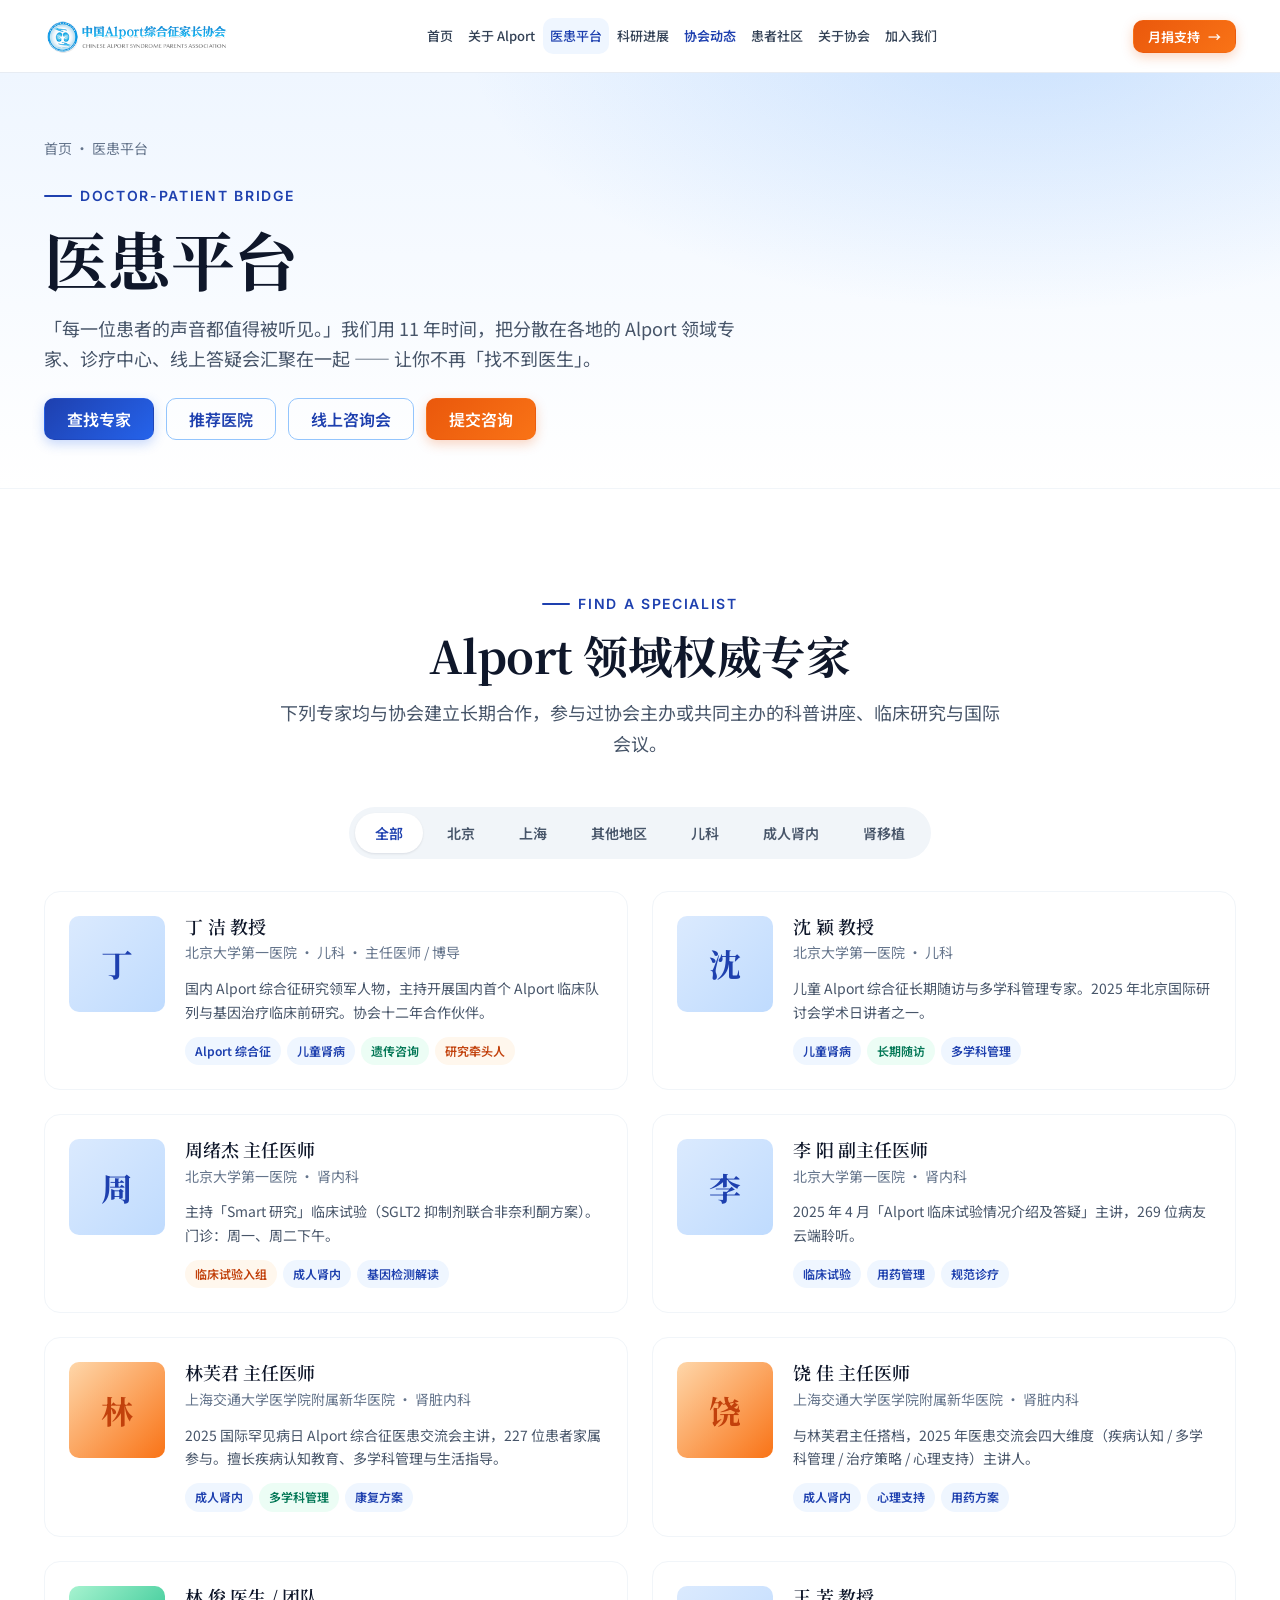
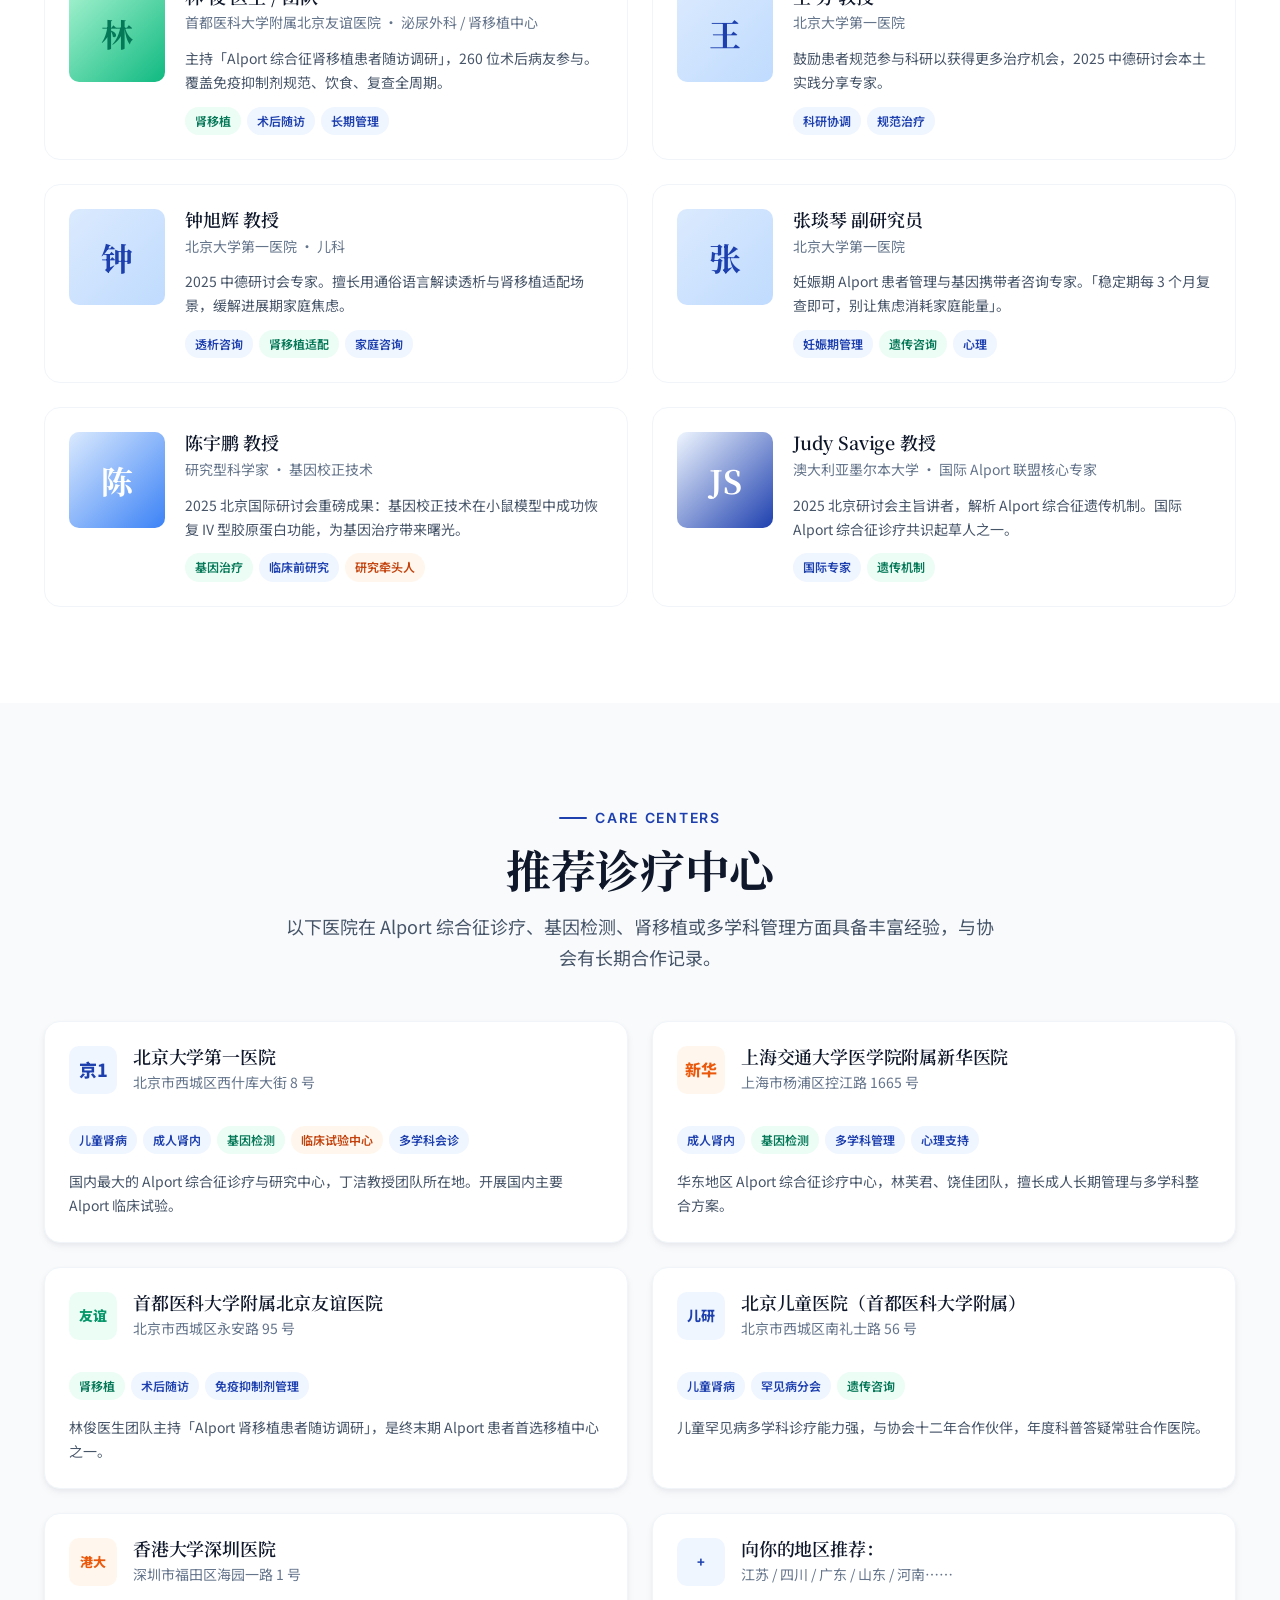
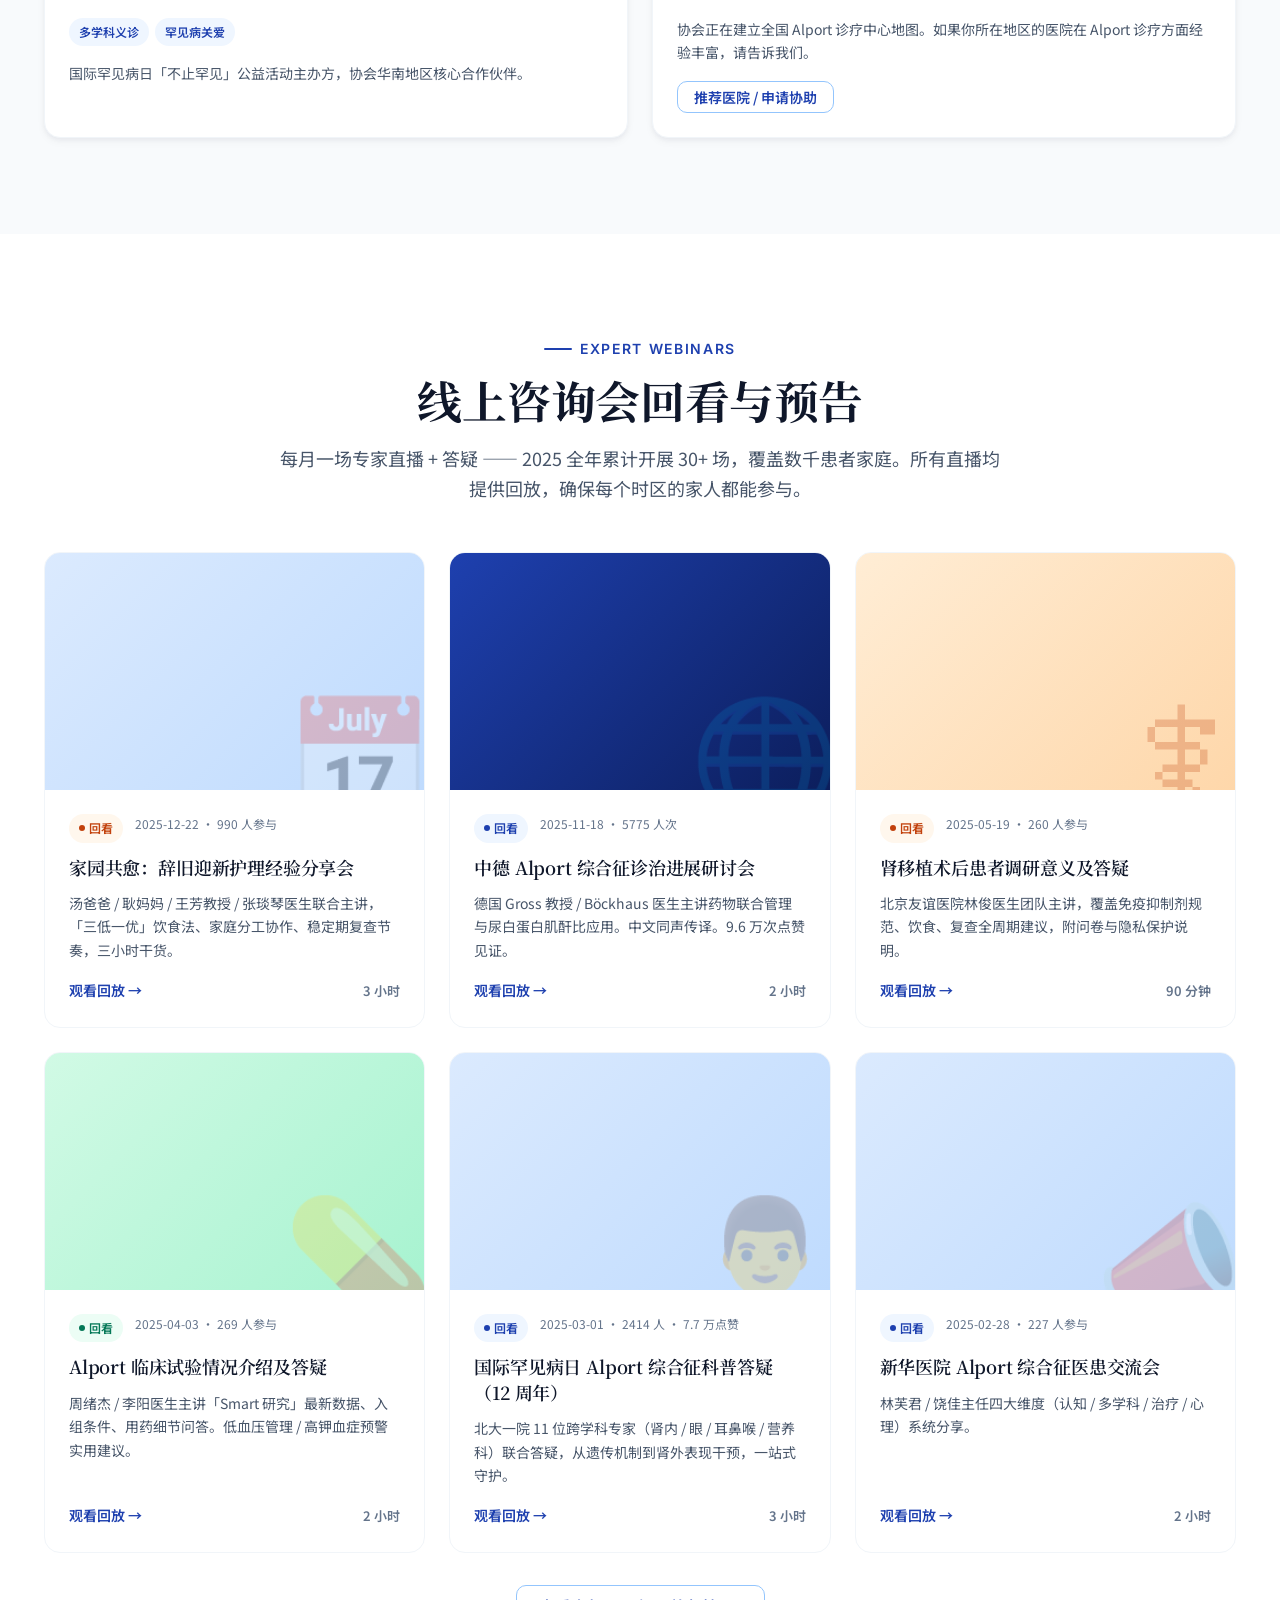
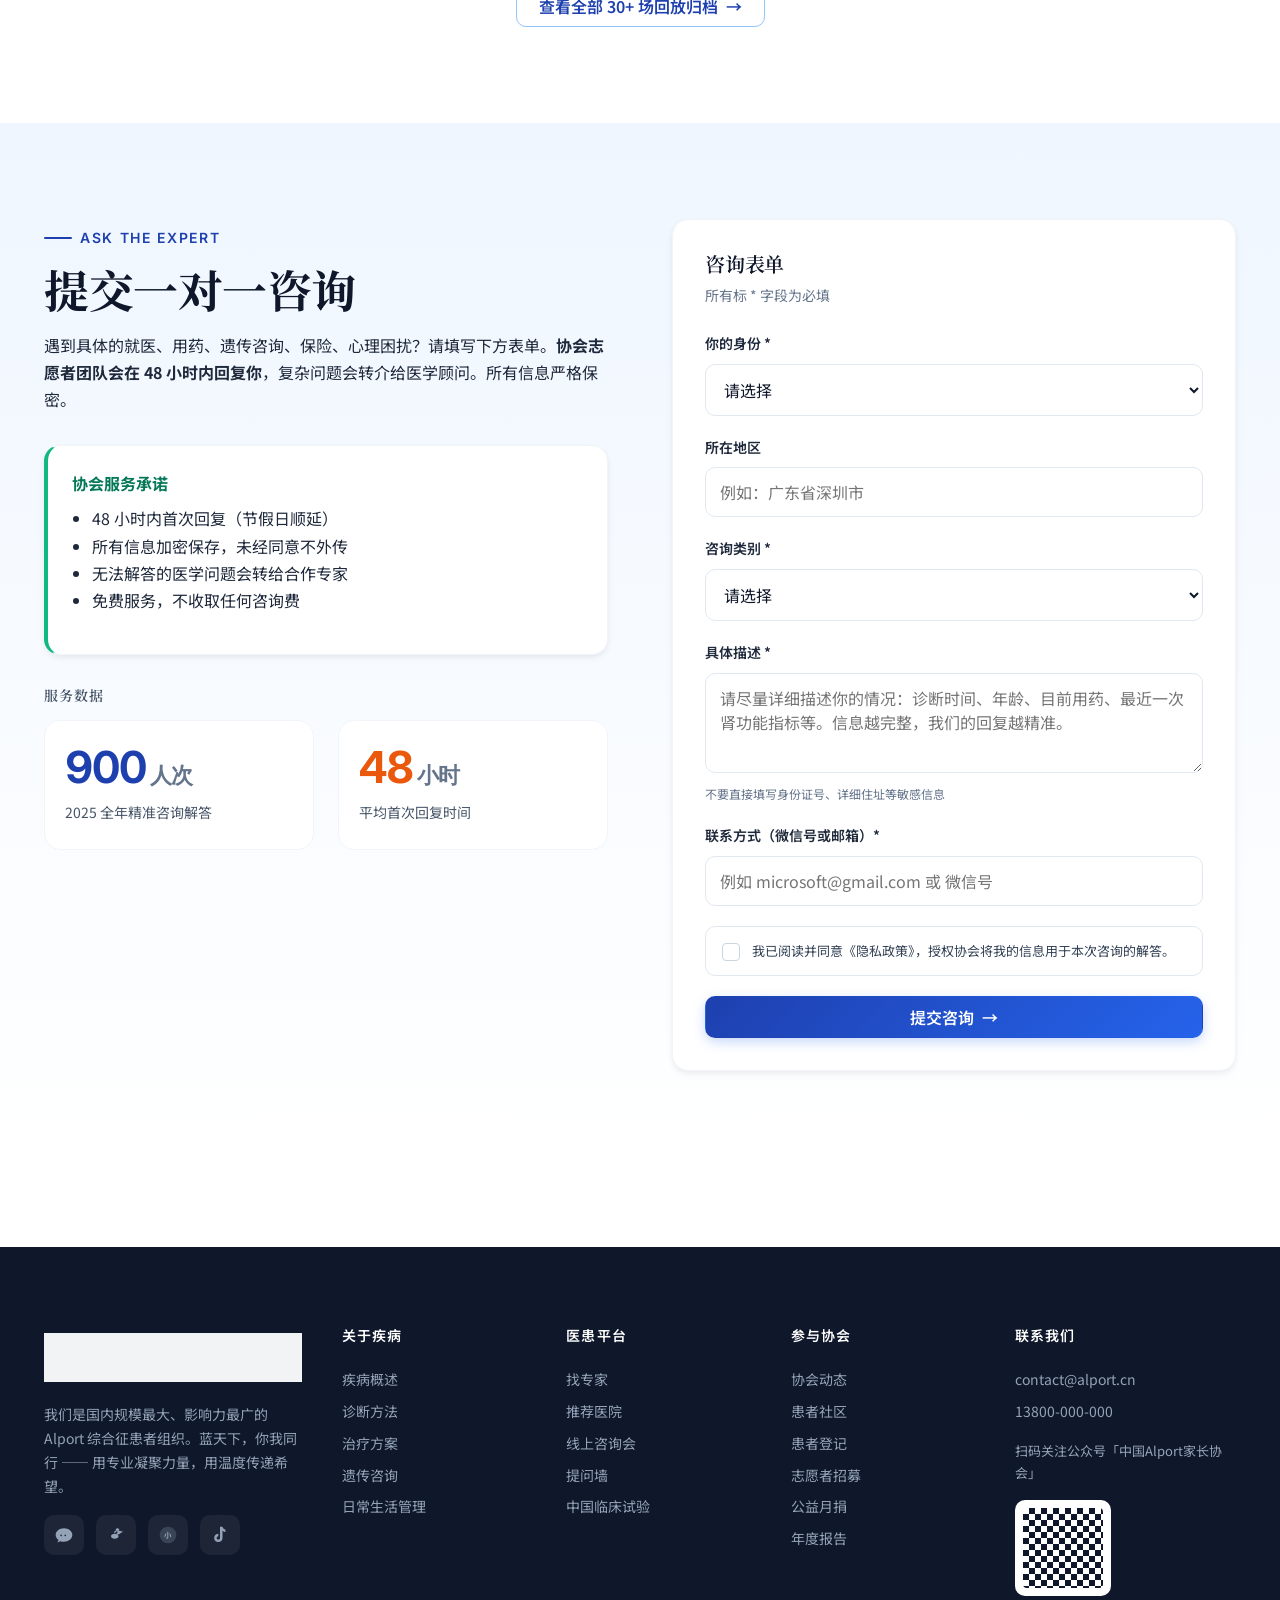
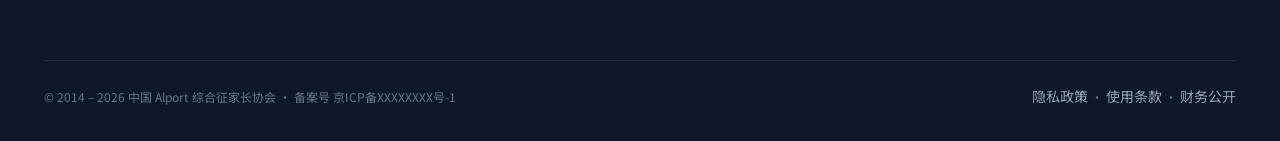
<file: doctors.html>
<!DOCTYPE html>
<html lang="zh-CN">
<head>
<meta charset="UTF-8">
<meta name="viewport" content="width=device-width, initial-scale=1.0">
<title>医患平台 · 找专家 / 推荐医院 / 咨询会 · 中国 Alport 综合征家长协会</title>
<meta name="description" content="Alport 医患平台：聚合国内权威专家与诊疗中心，提供线上咨询会、专家提问墙、绿色通道，让每位患者都能找到对的医生。">
<link rel="preconnect" href="https://fonts.googleapis.com">
<link rel="preconnect" href="https://fonts.gstatic.com" crossorigin>
<link href="https://fonts.googleapis.com/css2?family=Inter:wght@400;500;600;700;800&family=Noto+Sans+SC:wght@400;500;600;700&family=Noto+Serif+SC:wght@500;600;700;800&display=swap" rel="stylesheet">
<link rel="stylesheet" href="css/design-system.css?v=4">
</head>
<body data-page="doctors">

<div data-include="header"></div>

<section class="page-head">
  <div class="container">
    <nav class="breadcrumb"><a href="index.html">首页</a> · 医患平台</nav>
    <span class="eyebrow">DOCTOR-PATIENT BRIDGE</span>
    <h1 style="margin-top:12px">医患平台</h1>
    <p>「每一位患者的声音都值得被听见。」我们用 11 年时间，把分散在各地的 Alport 领域专家、诊疗中心、线上答疑会汇聚在一起 —— 让你不再「找不到医生」。</p>
    <div style="display:flex;gap:12px;margin-top:24px;flex-wrap:wrap">
      <a href="#find" class="btn btn-primary">查找专家</a>
      <a href="#hospitals" class="btn btn-outline">推荐医院</a>
      <a href="#online" class="btn btn-outline">线上咨询会</a>
      <a href="#qa" class="btn btn-warm">提交咨询</a>
    </div>
  </div>
</section>

<!-- ============================== 找专家 ============================== -->
<section class="section" id="find">
  <div class="container">
    <div class="section-head reveal">
      <span class="eyebrow">FIND A SPECIALIST</span>
      <h2>Alport 领域权威专家</h2>
      <p>下列专家均与协会建立长期合作，参与过协会主办或共同主办的科普讲座、临床研究与国际会议。</p>
    </div>

    <div class="tabs reveal" data-tab-group="region">
      <button data-tab="all" class="is-active">全部</button>
      <button data-tab="bj">北京</button>
      <button data-tab="sh">上海</button>
      <button data-tab="other">其他地区</button>
      <button data-tab="kid">儿科</button>
      <button data-tab="adult">成人肾内</button>
      <button data-tab="transplant">肾移植</button>
    </div>

    <div class="grid grid-2 reveal" data-tab-panel="all">

      <div class="doctor-card">
        <div class="doctor-avatar">丁</div>
        <div class="doctor-info">
          <h3>丁 洁 教授</h3>
          <div class="doctor-title">北京大学第一医院 · 儿科 · 主任医师 / 博导</div>
          <p style="font-size:14px;color:var(--color-ink-600);margin:0 0 12px">国内 Alport 综合征研究领军人物，主持开展国内首个 Alport 临床队列与基因治疗临床前研究。协会十二年合作伙伴。</p>
          <div class="doctor-tags">
            <span class="tag">Alport 综合征</span>
            <span class="tag">儿童肾病</span>
            <span class="tag tag-life">遗传咨询</span>
            <span class="tag tag-warm">研究牵头人</span>
          </div>
        </div>
      </div>

      <div class="doctor-card">
        <div class="doctor-avatar">沈</div>
        <div class="doctor-info">
          <h3>沈 颖 教授</h3>
          <div class="doctor-title">北京大学第一医院 · 儿科</div>
          <p style="font-size:14px;color:var(--color-ink-600);margin:0 0 12px">儿童 Alport 综合征长期随访与多学科管理专家。2025 年北京国际研讨会学术日讲者之一。</p>
          <div class="doctor-tags">
            <span class="tag">儿童肾病</span>
            <span class="tag tag-life">长期随访</span>
            <span class="tag">多学科管理</span>
          </div>
        </div>
      </div>

      <div class="doctor-card">
        <div class="doctor-avatar">周</div>
        <div class="doctor-info">
          <h3>周绪杰 主任医师</h3>
          <div class="doctor-title">北京大学第一医院 · 肾内科</div>
          <p style="font-size:14px;color:var(--color-ink-600);margin:0 0 12px">主持「Smart 研究」临床试验（SGLT2 抑制剂联合非奈利酮方案）。门诊：周一、周二下午。</p>
          <div class="doctor-tags">
            <span class="tag tag-warm">临床试验入组</span>
            <span class="tag">成人肾内</span>
            <span class="tag">基因检测解读</span>
          </div>
        </div>
      </div>

      <div class="doctor-card">
        <div class="doctor-avatar">李</div>
        <div class="doctor-info">
          <h3>李 阳 副主任医师</h3>
          <div class="doctor-title">北京大学第一医院 · 肾内科</div>
          <p style="font-size:14px;color:var(--color-ink-600);margin:0 0 12px">2025 年 4 月「Alport 临床试验情况介绍及答疑」主讲，269 位病友云端聆听。</p>
          <div class="doctor-tags">
            <span class="tag">临床试验</span>
            <span class="tag">用药管理</span>
            <span class="tag">规范诊疗</span>
          </div>
        </div>
      </div>

      <div class="doctor-card">
        <div class="doctor-avatar" style="background:linear-gradient(135deg,#FED7AA,#F97316);color:var(--color-warm-700)">林</div>
        <div class="doctor-info">
          <h3>林芙君 主任医师</h3>
          <div class="doctor-title">上海交通大学医学院附属新华医院 · 肾脏内科</div>
          <p style="font-size:14px;color:var(--color-ink-600);margin:0 0 12px">2025 国际罕见病日 Alport 综合征医患交流会主讲，227 位患者家属参与。擅长疾病认知教育、多学科管理与生活指导。</p>
          <div class="doctor-tags">
            <span class="tag">成人肾内</span>
            <span class="tag tag-life">多学科管理</span>
            <span class="tag">康复方案</span>
          </div>
        </div>
      </div>

      <div class="doctor-card">
        <div class="doctor-avatar" style="background:linear-gradient(135deg,#FED7AA,#F97316);color:var(--color-warm-700)">饶</div>
        <div class="doctor-info">
          <h3>饶 佳 主任医师</h3>
          <div class="doctor-title">上海交通大学医学院附属新华医院 · 肾脏内科</div>
          <p style="font-size:14px;color:var(--color-ink-600);margin:0 0 12px">与林芙君主任搭档，2025 年医患交流会四大维度（疾病认知 / 多学科管理 / 治疗策略 / 心理支持）主讲人。</p>
          <div class="doctor-tags">
            <span class="tag">成人肾内</span>
            <span class="tag">心理支持</span>
            <span class="tag">用药方案</span>
          </div>
        </div>
      </div>

      <div class="doctor-card">
        <div class="doctor-avatar" style="background:linear-gradient(135deg,#A7F3D0,#10B981);color:var(--color-life-700)">林</div>
        <div class="doctor-info">
          <h3>林 俊 医生 / 团队</h3>
          <div class="doctor-title">首都医科大学附属北京友谊医院 · 泌尿外科 / 肾移植中心</div>
          <p style="font-size:14px;color:var(--color-ink-600);margin:0 0 12px">主持「Alport 综合征肾移植患者随访调研」，260 位术后病友参与。覆盖免疫抑制剂规范、饮食、复查全周期。</p>
          <div class="doctor-tags">
            <span class="tag tag-life">肾移植</span>
            <span class="tag">术后随访</span>
            <span class="tag">长期管理</span>
          </div>
        </div>
      </div>

      <div class="doctor-card">
        <div class="doctor-avatar">王</div>
        <div class="doctor-info">
          <h3>王 芳 教授</h3>
          <div class="doctor-title">北京大学第一医院</div>
          <p style="font-size:14px;color:var(--color-ink-600);margin:0 0 12px">鼓励患者规范参与科研以获得更多治疗机会，2025 中德研讨会本土实践分享专家。</p>
          <div class="doctor-tags">
            <span class="tag">科研协调</span>
            <span class="tag">规范治疗</span>
          </div>
        </div>
      </div>

      <div class="doctor-card">
        <div class="doctor-avatar">钟</div>
        <div class="doctor-info">
          <h3>钟旭辉 教授</h3>
          <div class="doctor-title">北京大学第一医院 · 儿科</div>
          <p style="font-size:14px;color:var(--color-ink-600);margin:0 0 12px">2025 中德研讨会专家。擅长用通俗语言解读透析与肾移植适配场景，缓解进展期家庭焦虑。</p>
          <div class="doctor-tags">
            <span class="tag">透析咨询</span>
            <span class="tag tag-life">肾移植适配</span>
            <span class="tag">家庭咨询</span>
          </div>
        </div>
      </div>

      <div class="doctor-card">
        <div class="doctor-avatar">张</div>
        <div class="doctor-info">
          <h3>张琰琴 副研究员</h3>
          <div class="doctor-title">北京大学第一医院</div>
          <p style="font-size:14px;color:var(--color-ink-600);margin:0 0 12px">妊娠期 Alport 患者管理与基因携带者咨询专家。「稳定期每 3 个月复查即可，别让焦虑消耗家庭能量」。</p>
          <div class="doctor-tags">
            <span class="tag">妊娠期管理</span>
            <span class="tag tag-life">遗传咨询</span>
            <span class="tag">心理</span>
          </div>
        </div>
      </div>

      <div class="doctor-card">
        <div class="doctor-avatar" style="background:linear-gradient(135deg,#DBEAFE,#3B82F6);color:#fff">陈</div>
        <div class="doctor-info">
          <h3>陈宇鹏 教授</h3>
          <div class="doctor-title">研究型科学家 · 基因校正技术</div>
          <p style="font-size:14px;color:var(--color-ink-600);margin:0 0 12px">2025 北京国际研讨会重磅成果：基因校正技术在小鼠模型中成功恢复 IV 型胶原蛋白功能，为基因治疗带来曙光。</p>
          <div class="doctor-tags">
            <span class="tag tag-life">基因治疗</span>
            <span class="tag">临床前研究</span>
            <span class="tag tag-warm">研究牵头人</span>
          </div>
        </div>
      </div>

      <div class="doctor-card">
        <div class="doctor-avatar" style="background:linear-gradient(135deg,#EFF6FF,#1E40AF);color:#fff">JS</div>
        <div class="doctor-info">
          <h3>Judy Savige 教授</h3>
          <div class="doctor-title">澳大利亚墨尔本大学 · 国际 Alport 联盟核心专家</div>
          <p style="font-size:14px;color:var(--color-ink-600);margin:0 0 12px">2025 北京研讨会主旨讲者，解析 Alport 综合征遗传机制。国际 Alport 综合征诊疗共识起草人之一。</p>
          <div class="doctor-tags">
            <span class="tag">国际专家</span>
            <span class="tag tag-life">遗传机制</span>
          </div>
        </div>
      </div>

    </div>
  </div>
</section>

<!-- ============================== 推荐医院 ============================== -->
<section class="section bg-soft" id="hospitals">
  <div class="container">
    <div class="section-head reveal">
      <span class="eyebrow">CARE CENTERS</span>
      <h2>推荐诊疗中心</h2>
      <p>以下医院在 Alport 综合征诊疗、基因检测、肾移植或多学科管理方面具备丰富经验，与协会有长期合作记录。</p>
    </div>

    <div class="grid grid-2 reveal">
      <div class="card card-elevated">
        <div style="display:flex;gap:16px;align-items:start">
          <div class="card-icon" style="font-size:18px;font-weight:800">京1</div>
          <div>
            <h3 style="margin:0 0 4px;font-size:18px">北京大学第一医院</h3>
            <div class="muted" style="font-size:14px">北京市西城区西什库大街 8 号</div>
          </div>
        </div>
        <div class="mt-4" style="display:flex;flex-wrap:wrap;gap:6px">
          <span class="tag">儿童肾病</span>
          <span class="tag">成人肾内</span>
          <span class="tag tag-life">基因检测</span>
          <span class="tag tag-warm">临床试验中心</span>
          <span class="tag">多学科会诊</span>
        </div>
        <p style="font-size:14px;color:var(--color-ink-600);margin-top:16px">国内最大的 Alport 综合征诊疗与研究中心，丁洁教授团队所在地。开展国内主要 Alport 临床试验。</p>
      </div>

      <div class="card card-elevated">
        <div style="display:flex;gap:16px;align-items:start">
          <div class="card-icon warm" style="font-size:16px;font-weight:800">新华</div>
          <div>
            <h3 style="margin:0 0 4px;font-size:18px">上海交通大学医学院附属新华医院</h3>
            <div class="muted" style="font-size:14px">上海市杨浦区控江路 1665 号</div>
          </div>
        </div>
        <div class="mt-4" style="display:flex;flex-wrap:wrap;gap:6px">
          <span class="tag">成人肾内</span>
          <span class="tag tag-life">基因检测</span>
          <span class="tag">多学科管理</span>
          <span class="tag">心理支持</span>
        </div>
        <p style="font-size:14px;color:var(--color-ink-600);margin-top:16px">华东地区 Alport 综合征诊疗中心，林芙君、饶佳团队，擅长成人长期管理与多学科整合方案。</p>
      </div>

      <div class="card card-elevated">
        <div style="display:flex;gap:16px;align-items:start">
          <div class="card-icon life" style="font-size:14px;font-weight:800">友谊</div>
          <div>
            <h3 style="margin:0 0 4px;font-size:18px">首都医科大学附属北京友谊医院</h3>
            <div class="muted" style="font-size:14px">北京市西城区永安路 95 号</div>
          </div>
        </div>
        <div class="mt-4" style="display:flex;flex-wrap:wrap;gap:6px">
          <span class="tag tag-life">肾移植</span>
          <span class="tag">术后随访</span>
          <span class="tag">免疫抑制剂管理</span>
        </div>
        <p style="font-size:14px;color:var(--color-ink-600);margin-top:16px">林俊医生团队主持「Alport 肾移植患者随访调研」，是终末期 Alport 患者首选移植中心之一。</p>
      </div>

      <div class="card card-elevated">
        <div style="display:flex;gap:16px;align-items:start">
          <div class="card-icon" style="font-size:14px;font-weight:800">儿研</div>
          <div>
            <h3 style="margin:0 0 4px;font-size:18px">北京儿童医院（首都医科大学附属）</h3>
            <div class="muted" style="font-size:14px">北京市西城区南礼士路 56 号</div>
          </div>
        </div>
        <div class="mt-4" style="display:flex;flex-wrap:wrap;gap:6px">
          <span class="tag">儿童肾病</span>
          <span class="tag">罕见病分会</span>
          <span class="tag tag-life">遗传咨询</span>
        </div>
        <p style="font-size:14px;color:var(--color-ink-600);margin-top:16px">儿童罕见病多学科诊疗能力强，与协会十二年合作伙伴，年度科普答疑常驻合作医院。</p>
      </div>

      <div class="card card-elevated">
        <div style="display:flex;gap:16px;align-items:start">
          <div class="card-icon warm" style="font-size:13px;font-weight:800">港大</div>
          <div>
            <h3 style="margin:0 0 4px;font-size:18px">香港大学深圳医院</h3>
            <div class="muted" style="font-size:14px">深圳市福田区海园一路 1 号</div>
          </div>
        </div>
        <div class="mt-4" style="display:flex;flex-wrap:wrap;gap:6px">
          <span class="tag">多学科义诊</span>
          <span class="tag">罕见病关爱</span>
        </div>
        <p style="font-size:14px;color:var(--color-ink-600);margin-top:16px">国际罕见病日「不止罕见」公益活动主办方，协会华南地区核心合作伙伴。</p>
      </div>

      <div class="card card-elevated">
        <div style="display:flex;gap:16px;align-items:start">
          <div class="card-icon" style="font-size:13px;font-weight:800">+</div>
          <div>
            <h3 style="margin:0 0 4px;font-size:18px">向你的地区推荐：</h3>
            <div class="muted" style="font-size:14px">江苏 / 四川 / 广东 / 山东 / 河南……</div>
          </div>
        </div>
        <p style="font-size:14px;color:var(--color-ink-600);margin-top:16px">协会正在建立全国 Alport 诊疗中心地图。如果你所在地区的医院在 Alport 诊疗方面经验丰富，请告诉我们。</p>
        <a href="#qa" class="btn btn-outline btn-sm mt-4">推荐医院 / 申请协助</a>
      </div>
    </div>
  </div>
</section>

<!-- ============================== 线上咨询会 ============================== -->
<section class="section" id="online">
  <div class="container">
    <div class="section-head reveal">
      <span class="eyebrow">EXPERT WEBINARS</span>
      <h2>线上咨询会回看与预告</h2>
      <p>每月一场专家直播 + 答疑 —— 2025 全年累计开展 30+ 场，覆盖数千患者家庭。所有直播均提供回放，确保每个时区的家人都能参与。</p>
    </div>

    <div class="grid grid-3 reveal">
      <article class="article">
        <div class="article-cover">
          <div class="article-cover-icon">📅</div>
        </div>
        <div class="article-body">
          <div class="article-meta">
            <span class="tag tag-warm tag-dot">回看</span>
            <span>2025-12-22 · 990 人参与</span>
          </div>
          <h3>家园共愈：辞旧迎新护理经验分享会</h3>
          <p>汤爸爸 / 耿妈妈 / 王芳教授 / 张琰琴医生联合主讲，「三低一优」饮食法、家庭分工协作、稳定期复查节奏，三小时干货。</p>
          <div class="article-foot"><a href="#">观看回放 →</a><span class="muted" style="font-size:13px">3 小时</span></div>
        </div>
      </article>

      <article class="article">
        <div class="article-cover dark"><div class="article-cover-icon">🌐</div></div>
        <div class="article-body">
          <div class="article-meta">
            <span class="tag tag-dot">回看</span>
            <span>2025-11-18 · 5775 人次</span>
          </div>
          <h3>中德 Alport 综合征诊治进展研讨会</h3>
          <p>德国 Gross 教授 / Böckhaus 医生主讲药物联合管理与尿白蛋白肌酐比应用。中文同声传译。9.6 万次点赞见证。</p>
          <div class="article-foot"><a href="#">观看回放 →</a><span class="muted" style="font-size:13px">2 小时</span></div>
        </div>
      </article>

      <article class="article">
        <div class="article-cover warm"><div class="article-cover-icon">⚕</div></div>
        <div class="article-body">
          <div class="article-meta">
            <span class="tag tag-warm tag-dot">回看</span>
            <span>2025-05-19 · 260 人参与</span>
          </div>
          <h3>肾移植术后患者调研意义及答疑</h3>
          <p>北京友谊医院林俊医生团队主讲，覆盖免疫抑制剂规范、饮食、复查全周期建议，附问卷与隐私保护说明。</p>
          <div class="article-foot"><a href="#">观看回放 →</a><span class="muted" style="font-size:13px">90 分钟</span></div>
        </div>
      </article>

      <article class="article">
        <div class="article-cover life"><div class="article-cover-icon">💊</div></div>
        <div class="article-body">
          <div class="article-meta">
            <span class="tag tag-life tag-dot">回看</span>
            <span>2025-04-03 · 269 人参与</span>
          </div>
          <h3>Alport 临床试验情况介绍及答疑</h3>
          <p>周绪杰 / 李阳医生主讲「Smart 研究」最新数据、入组条件、用药细节问答。低血压管理 / 高钾血症预警实用建议。</p>
          <div class="article-foot"><a href="#">观看回放 →</a><span class="muted" style="font-size:13px">2 小时</span></div>
        </div>
      </article>

      <article class="article">
        <div class="article-cover"><div class="article-cover-icon">👨‍⚕️</div></div>
        <div class="article-body">
          <div class="article-meta">
            <span class="tag tag-dot">回看</span>
            <span>2025-03-01 · 2414 人 · 7.7 万点赞</span>
          </div>
          <h3>国际罕见病日 Alport 综合征科普答疑（12 周年）</h3>
          <p>北大一院 11 位跨学科专家（肾内 / 眼 / 耳鼻喉 / 营养科）联合答疑，从遗传机制到肾外表现干预，一站式守护。</p>
          <div class="article-foot"><a href="#">观看回放 →</a><span class="muted" style="font-size:13px">3 小时</span></div>
        </div>
      </article>

      <article class="article">
        <div class="article-cover"><div class="article-cover-icon">📣</div></div>
        <div class="article-body">
          <div class="article-meta">
            <span class="tag tag-dot">回看</span>
            <span>2025-02-28 · 227 人参与</span>
          </div>
          <h3>新华医院 Alport 综合征医患交流会</h3>
          <p>林芙君 / 饶佳主任四大维度（认知 / 多学科 / 治疗 / 心理）系统分享。</p>
          <div class="article-foot"><a href="#">观看回放 →</a><span class="muted" style="font-size:13px">2 小时</span></div>
        </div>
      </article>
    </div>

    <div class="text-center mt-8 reveal">
      <a href="#" class="btn btn-outline">查看全部 30+ 场回放归档 <span class="arrow">→</span></a>
    </div>
  </div>
</section>

<!-- ============================== 提问墙 / 咨询 ============================== -->
<section class="section bg-primary-soft" id="qa">
  <div class="container">
    <div style="display:grid;grid-template-columns:1fr 1fr;gap:64px;align-items:start" class="qa-grid">

      <div class="reveal">
        <span class="eyebrow">ASK THE EXPERT</span>
        <h2 style="margin-top:12px">提交一对一咨询</h2>
        <p>遇到具体的就医、用药、遗传咨询、保险、心理困扰？请填写下方表单。<strong>协会志愿者团队会在 48 小时内回复你</strong>，复杂问题会转介给医学顾问。所有信息严格保密。</p>

        <div class="card card-elevated mt-8" style="border-left:4px solid var(--color-life-500)">
          <strong style="color:var(--color-life-700)">协会服务承诺</strong>
          <ul style="margin-top:8px;padding-left:20px">
            <li>48 小时内首次回复（节假日顺延）</li>
            <li>所有信息加密保存，未经同意不外传</li>
            <li>无法解答的医学问题会转给合作专家</li>
            <li>免费服务，不收取任何咨询费</li>
          </ul>
        </div>

        <div class="mt-8">
          <h4 style="font-size:14px;text-transform:uppercase;letter-spacing:.08em;color:var(--color-ink-600)">服务数据</h4>
          <div class="grid grid-2 mt-4">
            <div class="stat"><div class="v num">900<span class="unit">人次</span></div><div class="l">2025 全年精准咨询解答</div></div>
            <div class="stat stat-warm"><div class="v num">48<span class="unit">小时</span></div><div class="l">平均首次回复时间</div></div>
          </div>
        </div>
      </div>

      <div class="reveal">
        <form class="card card-elevated" style="padding:32px" onsubmit="event.preventDefault(); alert('感谢提交！我们会在 48 小时内通过你提供的微信或邮箱联系你。');">
          <h3 style="margin-bottom:8px">咨询表单</h3>
          <p style="font-size:14px;color:var(--color-ink-500);margin-bottom:24px">所有标 * 字段为必填</p>

          <div class="form-field">
            <label for="ident">你的身份 *</label>
            <select id="ident" required>
              <option value="">请选择</option>
              <option>患者本人</option>
              <option>患者家属</option>
              <option>医生 / 医务人员</option>
              <option>研究者 / 学生</option>
              <option>媒体 / 公益机构</option>
            </select>
          </div>

          <div class="form-field">
            <label for="region">所在地区</label>
            <input id="region" type="text" placeholder="例如：广东省深圳市">
          </div>

          <div class="form-field">
            <label for="topic">咨询类别 *</label>
            <select id="topic" required>
              <option value="">请选择</option>
              <option>就医 / 医院推荐</option>
              <option>基因检测 / 遗传咨询</option>
              <option>药物 / 治疗方案</option>
              <option>临床试验入组</option>
              <option>肾移植与术后</option>
              <option>心理与生活支持</option>
              <option>加入患者社群</option>
              <option>其他</option>
            </select>
          </div>

          <div class="form-field">
            <label for="msg">具体描述 *</label>
            <textarea id="msg" required placeholder="请尽量详细描述你的情况：诊断时间、年龄、目前用药、最近一次肾功能指标等。信息越完整，我们的回复越精准。"></textarea>
            <div class="hint">不要直接填写身份证号、详细住址等敏感信息</div>
          </div>

          <div class="form-field">
            <label for="contact">联系方式（微信号或邮箱）*</label>
            <input id="contact" type="text" required placeholder="例如 microsoft@gmail.com 或 微信号">
          </div>

          <label class="consent">
            <input type="checkbox" required>
            <span class="choice__box"></span>
            <span>我已阅读并同意《隐私政策》，授权协会将我的信息用于本次咨询的解答。</span>
          </label>

          <button type="submit" class="btn btn-primary" style="width:100%;justify-content:center">提交咨询 <span class="arrow">→</span></button>
        </form>
      </div>

    </div>
  </div>
</section>

<style>
@media (max-width: 900px) {
  .qa-grid { grid-template-columns: 1fr !important; }
}
</style>

<div data-include="footer"></div>
<script src="js/site.js?v=5"></script>
</body>
</html>
</file>
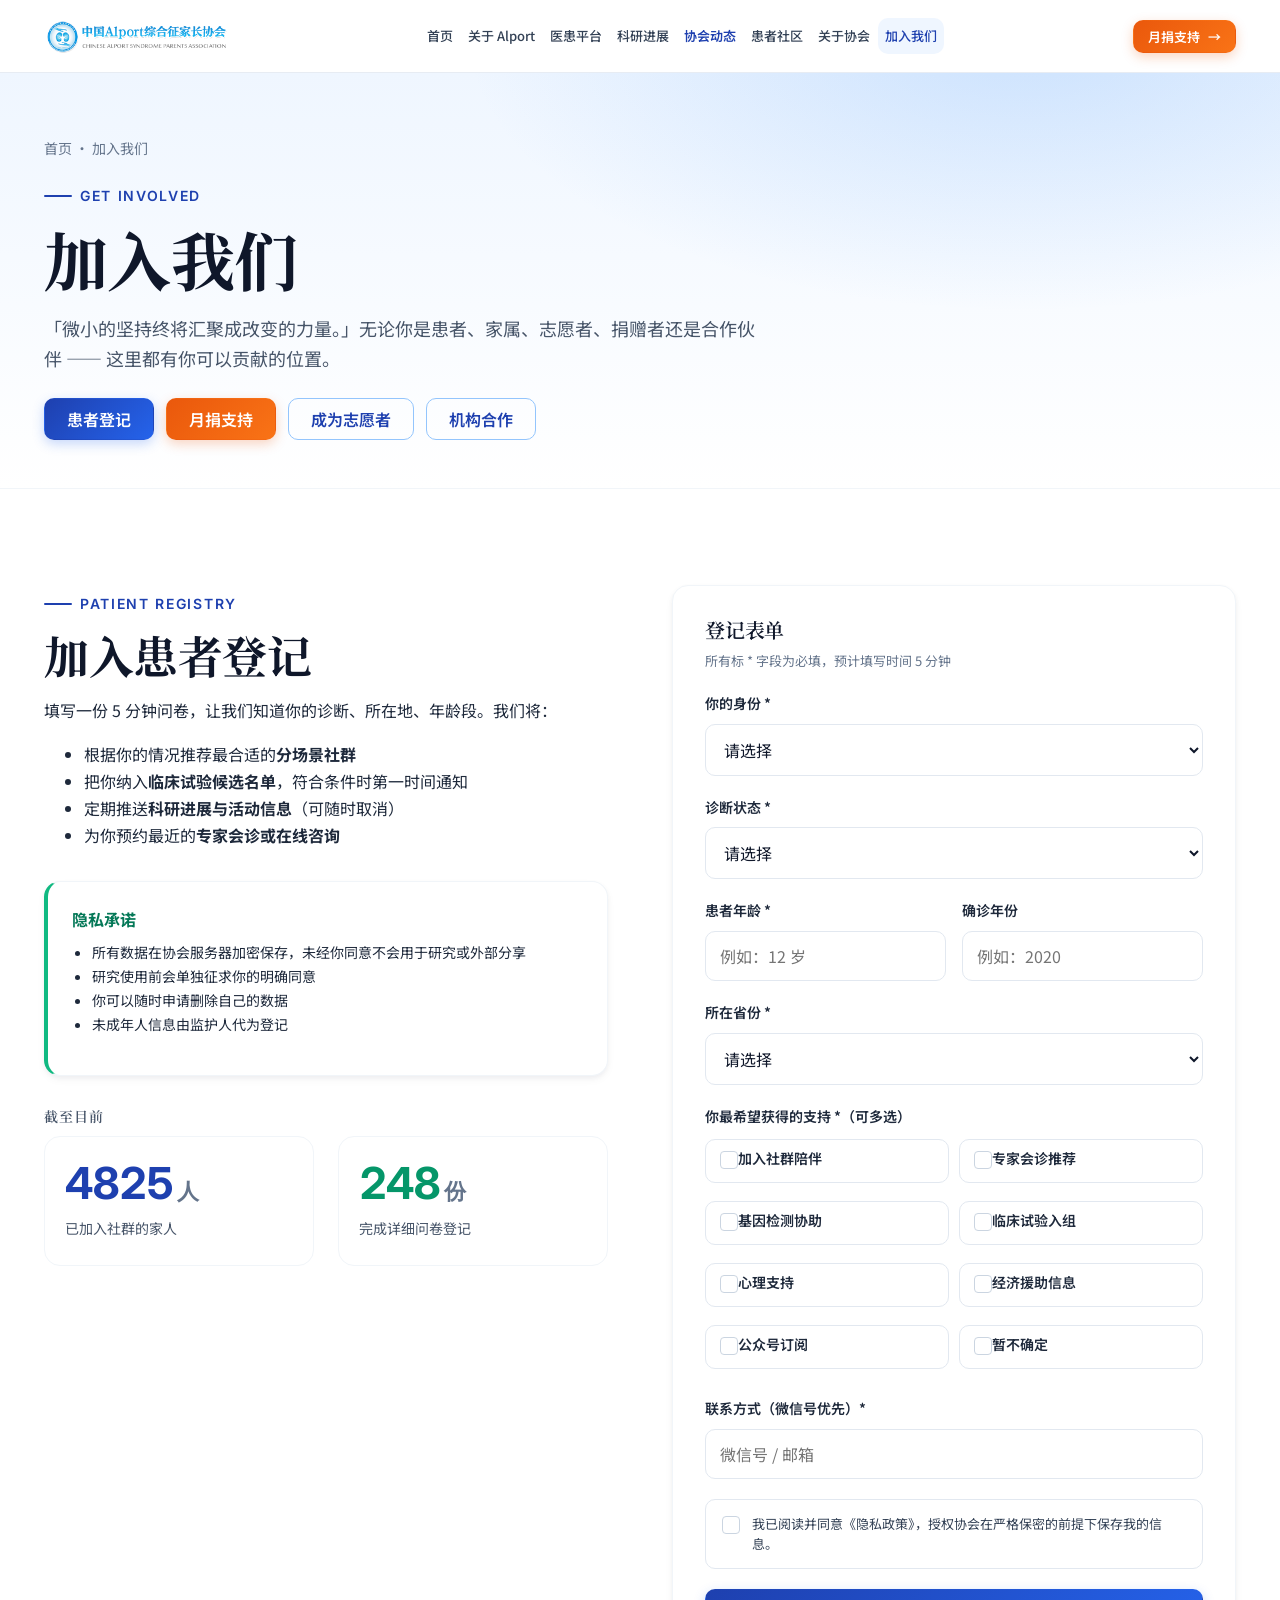
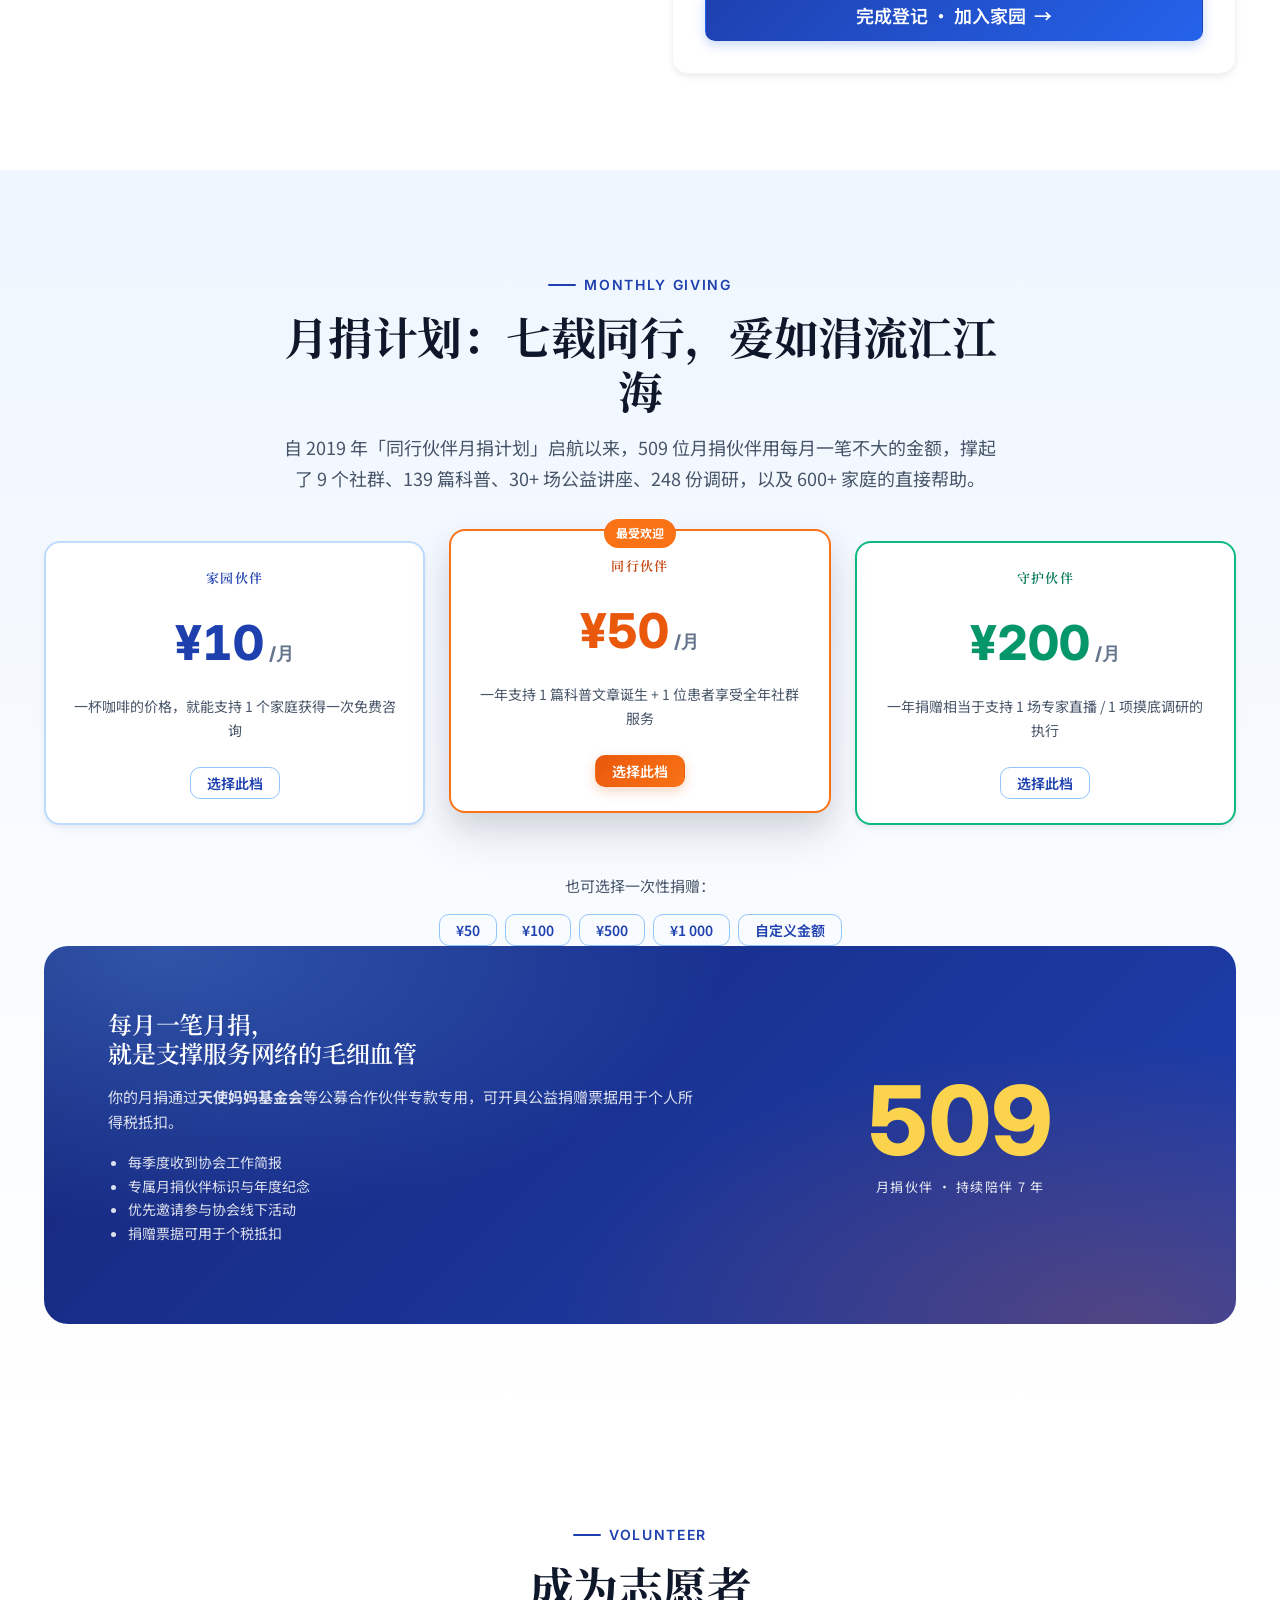
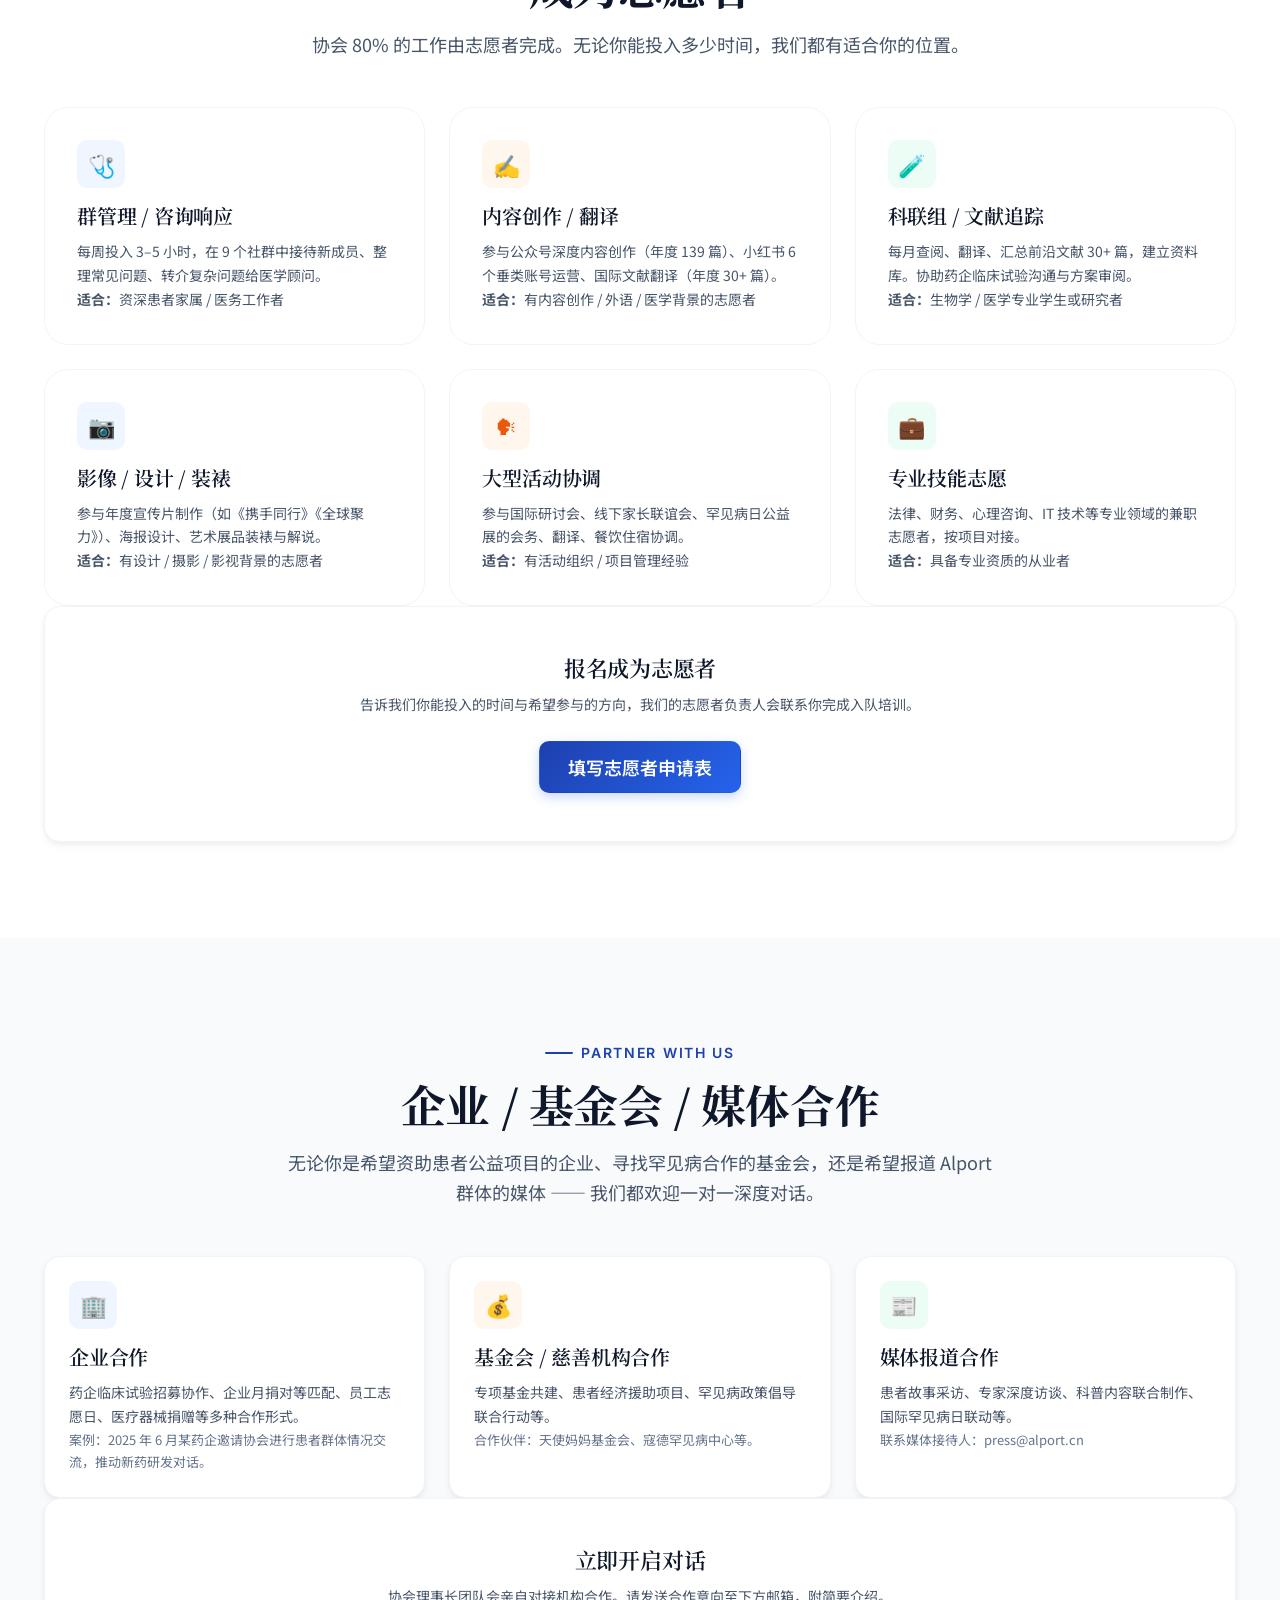
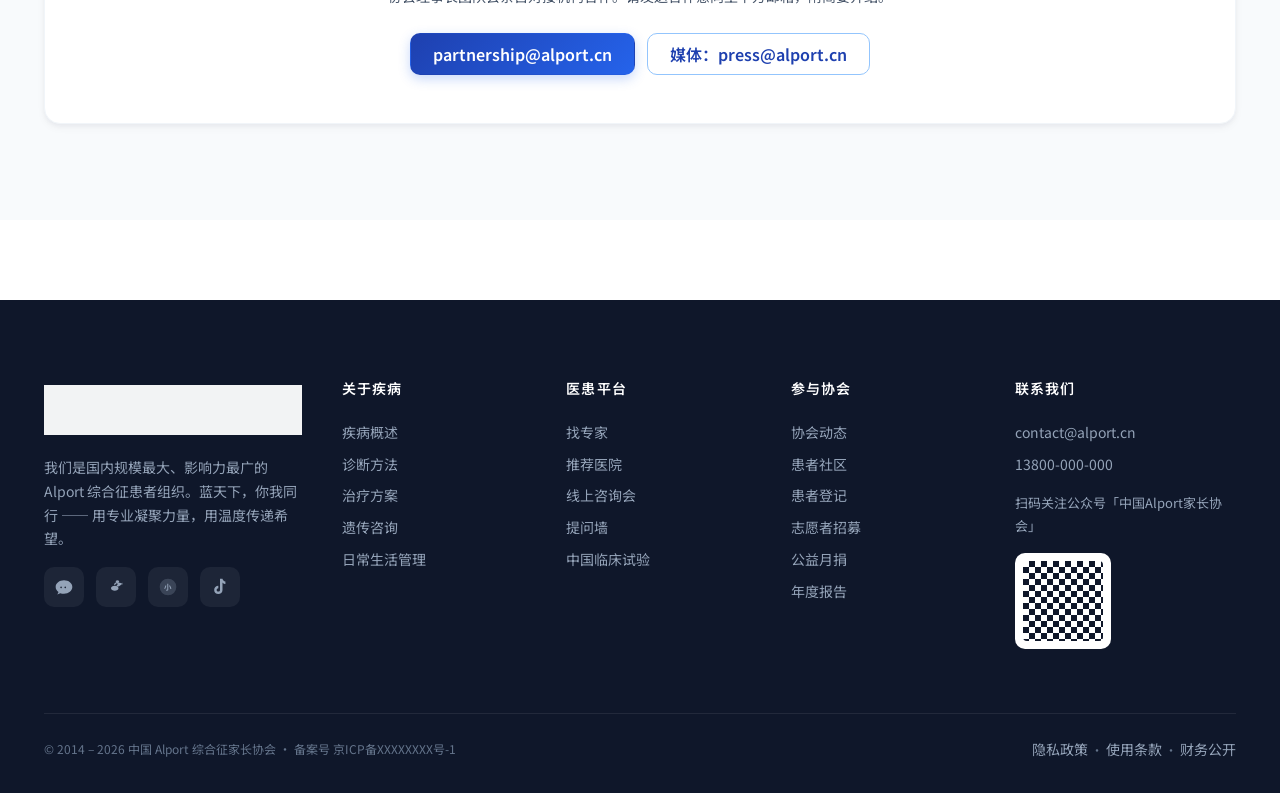
<file: get-involved.html>
<!DOCTYPE html>
<html lang="zh-CN">
<head>
<meta charset="UTF-8">
<meta name="viewport" content="width=device-width, initial-scale=1.0">
<title>加入我们 · 患者登记 / 月捐 / 志愿者 · 中国 Alport 综合征家长协会</title>
<meta name="description" content="加入中国 Alport 综合征家长协会：作为患者登记、加入月捐计划、成为志愿者、企业 / 基金会合作。让我们一起把罕见变成可见。">
<link rel="preconnect" href="https://fonts.googleapis.com">
<link rel="preconnect" href="https://fonts.gstatic.com" crossorigin>
<link href="https://fonts.googleapis.com/css2?family=Inter:wght@400;500;600;700;800&family=Noto+Sans+SC:wght@400;500;600;700&family=Noto+Serif+SC:wght@500;600;700;800&display=swap" rel="stylesheet">
<link rel="stylesheet" href="css/design-system.css?v=4">
</head>
<body data-page="join">

<div data-include="header"></div>

<section class="page-head">
  <div class="container">
    <nav class="breadcrumb"><a href="index.html">首页</a> · 加入我们</nav>
    <span class="eyebrow">GET INVOLVED</span>
    <h1 style="margin-top:12px">加入我们</h1>
    <p>「微小的坚持终将汇聚成改变的力量。」无论你是患者、家属、志愿者、捐赠者还是合作伙伴 —— 这里都有你可以贡献的位置。</p>
    <div style="display:flex;gap:12px;margin-top:24px;flex-wrap:wrap">
      <a href="#register" class="btn btn-primary">患者登记</a>
      <a href="#donate" class="btn btn-warm">月捐支持</a>
      <a href="#volunteer" class="btn btn-outline">成为志愿者</a>
      <a href="#partner" class="btn btn-outline">机构合作</a>
    </div>
  </div>
</section>

<!-- ============================== 患者登记 ============================== -->
<section class="section" id="register">
  <div class="container">
    <div style="display:grid;grid-template-columns:1fr 1fr;gap:64px;align-items:start" class="two-col">

      <div class="reveal">
        <span class="eyebrow">PATIENT REGISTRY</span>
        <h2 style="margin-top:12px">加入患者登记</h2>
        <p>填写一份 5 分钟问卷，让我们知道你的诊断、所在地、年龄段。我们将：</p>
        <ul>
          <li>根据你的情况推荐最合适的<strong>分场景社群</strong></li>
          <li>把你纳入<strong>临床试验候选名单</strong>，符合条件时第一时间通知</li>
          <li>定期推送<strong>科研进展与活动信息</strong>（可随时取消）</li>
          <li>为你预约最近的<strong>专家会诊或在线咨询</strong></li>
        </ul>

        <div class="card card-elevated mt-8" style="border-left:4px solid var(--color-life-500)">
          <strong style="color:var(--color-life-700)">隐私承诺</strong>
          <ul style="margin-top:8px;padding-left:20px;font-size:14px">
            <li>所有数据在协会服务器加密保存，未经你同意不会用于研究或外部分享</li>
            <li>研究使用前会单独征求你的明确同意</li>
            <li>你可以随时申请删除自己的数据</li>
            <li>未成年人信息由监护人代为登记</li>
          </ul>
        </div>

        <div class="mt-8">
          <h4 style="font-size:14px;text-transform:uppercase;letter-spacing:.08em;color:var(--color-ink-600);margin-bottom:12px">截至目前</h4>
          <div class="grid grid-2">
            <div class="stat"><div class="v num">4825<span class="unit">人</span></div><div class="l">已加入社群的家人</div></div>
            <div class="stat stat-life"><div class="v num">248<span class="unit">份</span></div><div class="l">完成详细问卷登记</div></div>
          </div>
        </div>
      </div>

      <form class="card card-elevated reveal" style="padding:32px" onsubmit="event.preventDefault(); alert('感谢加入！我们会在 48 小时内通过你提供的微信号联系你，根据情况匹配社群与资源。');">
        <h3 style="margin-bottom:8px">登记表单</h3>
        <p style="font-size:13px;color:var(--color-ink-500);margin-bottom:20px">所有标 * 字段为必填，预计填写时间 5 分钟</p>

        <div class="form-field">
          <label for="ident2">你的身份 *</label>
          <select id="ident2" required>
            <option value="">请选择</option>
            <option>患者本人（成年）</option>
            <option>患者本人（未成年）</option>
            <option>患者父母</option>
            <option>患者配偶 / 兄弟姐妹</option>
            <option>其他家属</option>
          </select>
        </div>

        <div class="form-field">
          <label for="dx">诊断状态 *</label>
          <select id="dx" required>
            <option value="">请选择</option>
            <option>怀疑 Alport，正在寻求确诊</option>
            <option>临床诊断（未做基因检测）</option>
            <option>基因检测确诊 · X 连锁 (COL4A5)</option>
            <option>基因检测确诊 · 隐性 (COL4A3/4)</option>
            <option>基因检测确诊 · 显性 (COL4A3/4)</option>
            <option>基因检测确诊 · 不确定类型</option>
            <option>女性携带者</option>
          </select>
        </div>

        <div class="grid grid-2" style="gap:16px">
          <div class="form-field">
            <label for="age2">患者年龄 *</label>
            <input id="age2" type="text" required placeholder="例如：12 岁">
          </div>
          <div class="form-field">
            <label for="dxyear">确诊年份</label>
            <input id="dxyear" type="text" placeholder="例如：2020">
          </div>
        </div>

        <div class="form-field">
          <label for="province">所在省份 *</label>
          <select id="province" required>
            <option value="">请选择</option>
            <option>北京</option><option>上海</option><option>广东</option><option>江苏</option><option>浙江</option>
            <option>四川</option><option>湖北</option><option>河南</option><option>山东</option><option>福建</option>
            <option>其他（请在备注说明）</option>
          </select>
        </div>

        <div class="form-field">
          <label>你最希望获得的支持 *（可多选）</label>
          <div class="choice-group" role="group" aria-label="希望获得的支持">
            <label class="choice"><input type="checkbox" name="support" value="community"><span class="choice__box"></span><span class="choice__label">加入社群陪伴</span></label>
            <label class="choice"><input type="checkbox" name="support" value="referral"><span class="choice__box"></span><span class="choice__label">专家会诊推荐</span></label>
            <label class="choice"><input type="checkbox" name="support" value="genetic"><span class="choice__box"></span><span class="choice__label">基因检测协助</span></label>
            <label class="choice"><input type="checkbox" name="support" value="trial"><span class="choice__box"></span><span class="choice__label">临床试验入组</span></label>
            <label class="choice"><input type="checkbox" name="support" value="psych"><span class="choice__box"></span><span class="choice__label">心理支持</span></label>
            <label class="choice"><input type="checkbox" name="support" value="aid"><span class="choice__box"></span><span class="choice__label">经济援助信息</span></label>
            <label class="choice"><input type="checkbox" name="support" value="news"><span class="choice__box"></span><span class="choice__label">公众号订阅</span></label>
            <label class="choice"><input type="checkbox" name="support" value="unsure"><span class="choice__box"></span><span class="choice__label">暂不确定</span></label>
          </div>
        </div>

        <div class="form-field">
          <label for="wechat2">联系方式（微信号优先）*</label>
          <input id="wechat2" type="text" required placeholder="微信号 / 邮箱">
        </div>

        <label class="consent">
          <input type="checkbox" required>
          <span class="choice__box"></span>
          <span>我已阅读并同意《隐私政策》，授权协会在严格保密的前提下保存我的信息。</span>
        </label>

        <button type="submit" class="btn btn-primary btn-lg" style="width:100%;justify-content:center">完成登记 · 加入家园 <span class="arrow">→</span></button>
      </form>

    </div>
  </div>
</section>

<!-- ============================== 月捐 ============================== -->
<section class="section bg-primary-soft" id="donate">
  <div class="container">
    <div class="section-head reveal">
      <span class="eyebrow">MONTHLY GIVING</span>
      <h2>月捐计划：七载同行，爱如涓流汇江海</h2>
      <p>自 2019 年「同行伙伴月捐计划」启航以来，509 位月捐伙伴用每月一笔不大的金额，撑起了 9 个社群、139 篇科普、30+ 场公益讲座、248 份调研，以及 600+ 家庭的直接帮助。</p>
    </div>

    <div class="grid grid-3 reveal mb-12">
      <div class="card card-elevated text-center" style="border:2px solid var(--color-primary-200)">
        <div style="font-family:var(--font-serif);color:var(--color-primary-700);font-size:13px;letter-spacing:.1em;text-transform:uppercase;font-weight:600">家园伙伴</div>
        <div class="num" style="font-size:48px;font-weight:800;color:var(--color-primary-700);margin:12px 0">¥10<span style="font-size:18px;color:var(--color-ink-500)"> /月</span></div>
        <p style="font-size:14px;color:var(--color-ink-600)">一杯咖啡的价格，就能支持 1 个家庭获得一次免费咨询</p>
        <a href="#" class="btn btn-outline btn-sm mt-6">选择此档</a>
      </div>
      <div class="card card-elevated text-center" style="border:2px solid var(--color-warm-500);position:relative;transform:translateY(-12px);box-shadow:var(--shadow-lg)">
        <div style="position:absolute;top:-12px;left:50%;transform:translateX(-50%);background:var(--color-warm-500);color:#fff;padding:4px 12px;border-radius:var(--r-pill);font-size:12px;font-weight:700">最受欢迎</div>
        <div style="font-family:var(--font-serif);color:var(--color-warm-700);font-size:13px;letter-spacing:.1em;text-transform:uppercase;font-weight:600">同行伙伴</div>
        <div class="num" style="font-size:48px;font-weight:800;color:var(--color-warm-600);margin:12px 0">¥50<span style="font-size:18px;color:var(--color-ink-500)"> /月</span></div>
        <p style="font-size:14px;color:var(--color-ink-600)">一年支持 1 篇科普文章诞生 + 1 位患者享受全年社群服务</p>
        <a href="#" class="btn btn-warm btn-sm mt-6">选择此档</a>
      </div>
      <div class="card card-elevated text-center" style="border:2px solid var(--color-life-500)">
        <div style="font-family:var(--font-serif);color:var(--color-life-700);font-size:13px;letter-spacing:.1em;text-transform:uppercase;font-weight:600">守护伙伴</div>
        <div class="num" style="font-size:48px;font-weight:800;color:var(--color-life-600);margin:12px 0">¥200<span style="font-size:18px;color:var(--color-ink-500)"> /月</span></div>
        <p style="font-size:14px;color:var(--color-ink-600)">一年捐赠相当于支持 1 场专家直播 / 1 项摸底调研的执行</p>
        <a href="#" class="btn btn-outline btn-sm mt-6">选择此档</a>
      </div>
    </div>

    <div class="reveal" style="text-align:center">
      <p style="font-size:15px;color:var(--color-ink-600);margin-bottom:16px">也可选择一次性捐赠：</p>
      <div style="display:flex;justify-content:center;gap:8px;flex-wrap:wrap">
        <a href="#" class="btn btn-outline btn-sm">¥50</a>
        <a href="#" class="btn btn-outline btn-sm">¥100</a>
        <a href="#" class="btn btn-outline btn-sm">¥500</a>
        <a href="#" class="btn btn-outline btn-sm">¥1 000</a>
        <a href="#" class="btn btn-outline btn-sm">自定义金额</a>
      </div>
    </div>

    <div class="cta-band reveal mt-16">
      <div style="display:grid;grid-template-columns:1.4fr 1fr;gap:48px;align-items:center" class="cta-band-grid">
        <div>
          <h3 style="color:#fff;font-size:24px">每月一笔月捐，<br>就是支撑服务网络的毛细血管</h3>
          <p style="margin-top:12px;font-size:15px">你的月捐通过<strong>天使妈妈基金会</strong>等公募合作伙伴专款专用，可开具公益捐赠票据用于个人所得税抵扣。</p>
          <ul style="margin-top:16px;font-size:14px;color:rgba(255,255,255,.85);padding-left:20px">
            <li>每季度收到协会工作简报</li>
            <li>专属月捐伙伴标识与年度纪念</li>
            <li>优先邀请参与协会线下活动</li>
            <li>捐赠票据可用于个税抵扣</li>
          </ul>
        </div>
        <div style="text-align:center">
          <div class="num" style="font-size:96px;font-weight:800;line-height:1;color:#FCD34D">509</div>
          <div style="font-size:13px;letter-spacing:.1em;text-transform:uppercase;margin-top:8px;opacity:.9">月捐伙伴 · 持续陪伴 7 年</div>
        </div>
      </div>
    </div>
  </div>
</section>

<!-- ============================== 志愿者 ============================== -->
<section class="section" id="volunteer">
  <div class="container">
    <div class="section-head reveal">
      <span class="eyebrow">VOLUNTEER</span>
      <h2>成为志愿者</h2>
      <p>协会 80% 的工作由志愿者完成。无论你能投入多少时间，我们都有适合你的位置。</p>
    </div>

    <div class="grid grid-3 reveal">
      <article class="card card-feature">
        <div class="card-icon">🩺</div>
        <h3>群管理 / 咨询响应</h3>
        <p>每周投入 3–5 小时，在 9 个社群中接待新成员、整理常见问题、转介复杂问题给医学顾问。</p>
        <p class="mt-4"><strong>适合：</strong>资深患者家属 / 医务工作者</p>
      </article>

      <article class="card card-feature">
        <div class="card-icon warm">✍️</div>
        <h3>内容创作 / 翻译</h3>
        <p>参与公众号深度内容创作（年度 139 篇）、小红书 6 个垂类账号运营、国际文献翻译（年度 30+ 篇）。</p>
        <p class="mt-4"><strong>适合：</strong>有内容创作 / 外语 / 医学背景的志愿者</p>
      </article>

      <article class="card card-feature">
        <div class="card-icon life">🧪</div>
        <h3>科联组 / 文献追踪</h3>
        <p>每月查阅、翻译、汇总前沿文献 30+ 篇，建立资料库。协助药企临床试验沟通与方案审阅。</p>
        <p class="mt-4"><strong>适合：</strong>生物学 / 医学专业学生或研究者</p>
      </article>

      <article class="card card-feature">
        <div class="card-icon">📷</div>
        <h3>影像 / 设计 / 装裱</h3>
        <p>参与年度宣传片制作（如《携手同行》《全球聚力》）、海报设计、艺术展品装裱与解说。</p>
        <p class="mt-4"><strong>适合：</strong>有设计 / 摄影 / 影视背景的志愿者</p>
      </article>

      <article class="card card-feature">
        <div class="card-icon warm">🗣</div>
        <h3>大型活动协调</h3>
        <p>参与国际研讨会、线下家长联谊会、罕见病日公益展的会务、翻译、餐饮住宿协调。</p>
        <p class="mt-4"><strong>适合：</strong>有活动组织 / 项目管理经验</p>
      </article>

      <article class="card card-feature">
        <div class="card-icon life">💼</div>
        <h3>专业技能志愿</h3>
        <p>法律、财务、心理咨询、IT 技术等专业领域的兼职志愿者，按项目对接。</p>
        <p class="mt-4"><strong>适合：</strong>具备专业资质的从业者</p>
      </article>
    </div>

    <div class="card card-elevated reveal mt-12" style="text-align:center;padding:48px">
      <h3 style="font-size:22px">报名成为志愿者</h3>
      <p style="margin-top:8px">告诉我们你能投入的时间与希望参与的方向，我们的志愿者负责人会联系你完成入队培训。</p>
      <a href="doctors.html#qa" class="btn btn-primary btn-lg mt-6">填写志愿者申请表</a>
    </div>
  </div>
</section>

<!-- ============================== 机构合作 ============================== -->
<section class="section bg-soft" id="partner">
  <div class="container">
    <div class="section-head reveal">
      <span class="eyebrow">PARTNER WITH US</span>
      <h2>企业 / 基金会 / 媒体合作</h2>
      <p>无论你是希望资助患者公益项目的企业、寻找罕见病合作的基金会，还是希望报道 Alport 群体的媒体 —— 我们都欢迎一对一深度对话。</p>
    </div>

    <div class="grid grid-3 reveal">
      <div class="card card-elevated">
        <div class="card-icon">🏢</div>
        <h3>企业合作</h3>
        <p>药企临床试验招募协作、企业月捐对等匹配、员工志愿日、医疗器械捐赠等多种合作形式。</p>
        <p class="mt-4" style="font-size:13px;color:var(--color-ink-500)">案例：2025 年 6 月某药企邀请协会进行患者群体情况交流，推动新药研发对话。</p>
      </div>
      <div class="card card-elevated">
        <div class="card-icon warm">💰</div>
        <h3>基金会 / 慈善机构合作</h3>
        <p>专项基金共建、患者经济援助项目、罕见病政策倡导联合行动等。</p>
        <p class="mt-4" style="font-size:13px;color:var(--color-ink-500)">合作伙伴：天使妈妈基金会、寇德罕见病中心等。</p>
      </div>
      <div class="card card-elevated">
        <div class="card-icon life">📰</div>
        <h3>媒体报道合作</h3>
        <p>患者故事采访、专家深度访谈、科普内容联合制作、国际罕见病日联动等。</p>
        <p class="mt-4" style="font-size:13px;color:var(--color-ink-500)">联系媒体接待人：press@alport.cn</p>
      </div>
    </div>

    <div class="card card-elevated reveal mt-12" style="text-align:center;padding:48px">
      <h3 style="font-size:22px">立即开启对话</h3>
      <p style="margin-top:8px">协会理事长团队会亲自对接机构合作。请发送合作意向至下方邮箱，附简要介绍。</p>
      <div style="display:flex;gap:12px;justify-content:center;flex-wrap:wrap;margin-top:24px">
        <a href="mailto:partnership@alport.cn" class="btn btn-primary">partnership@alport.cn</a>
        <a href="mailto:press@alport.cn" class="btn btn-outline">媒体：press@alport.cn</a>
      </div>
    </div>
  </div>
</section>

<style>
@media (max-width: 900px) {
  .two-col { grid-template-columns: 1fr !important; }
  .cta-band-grid { grid-template-columns: 1fr !important; text-align:center; }
}
</style>

<div data-include="footer"></div>
<script src="js/site.js?v=5"></script>
</body>
</html>
</file>
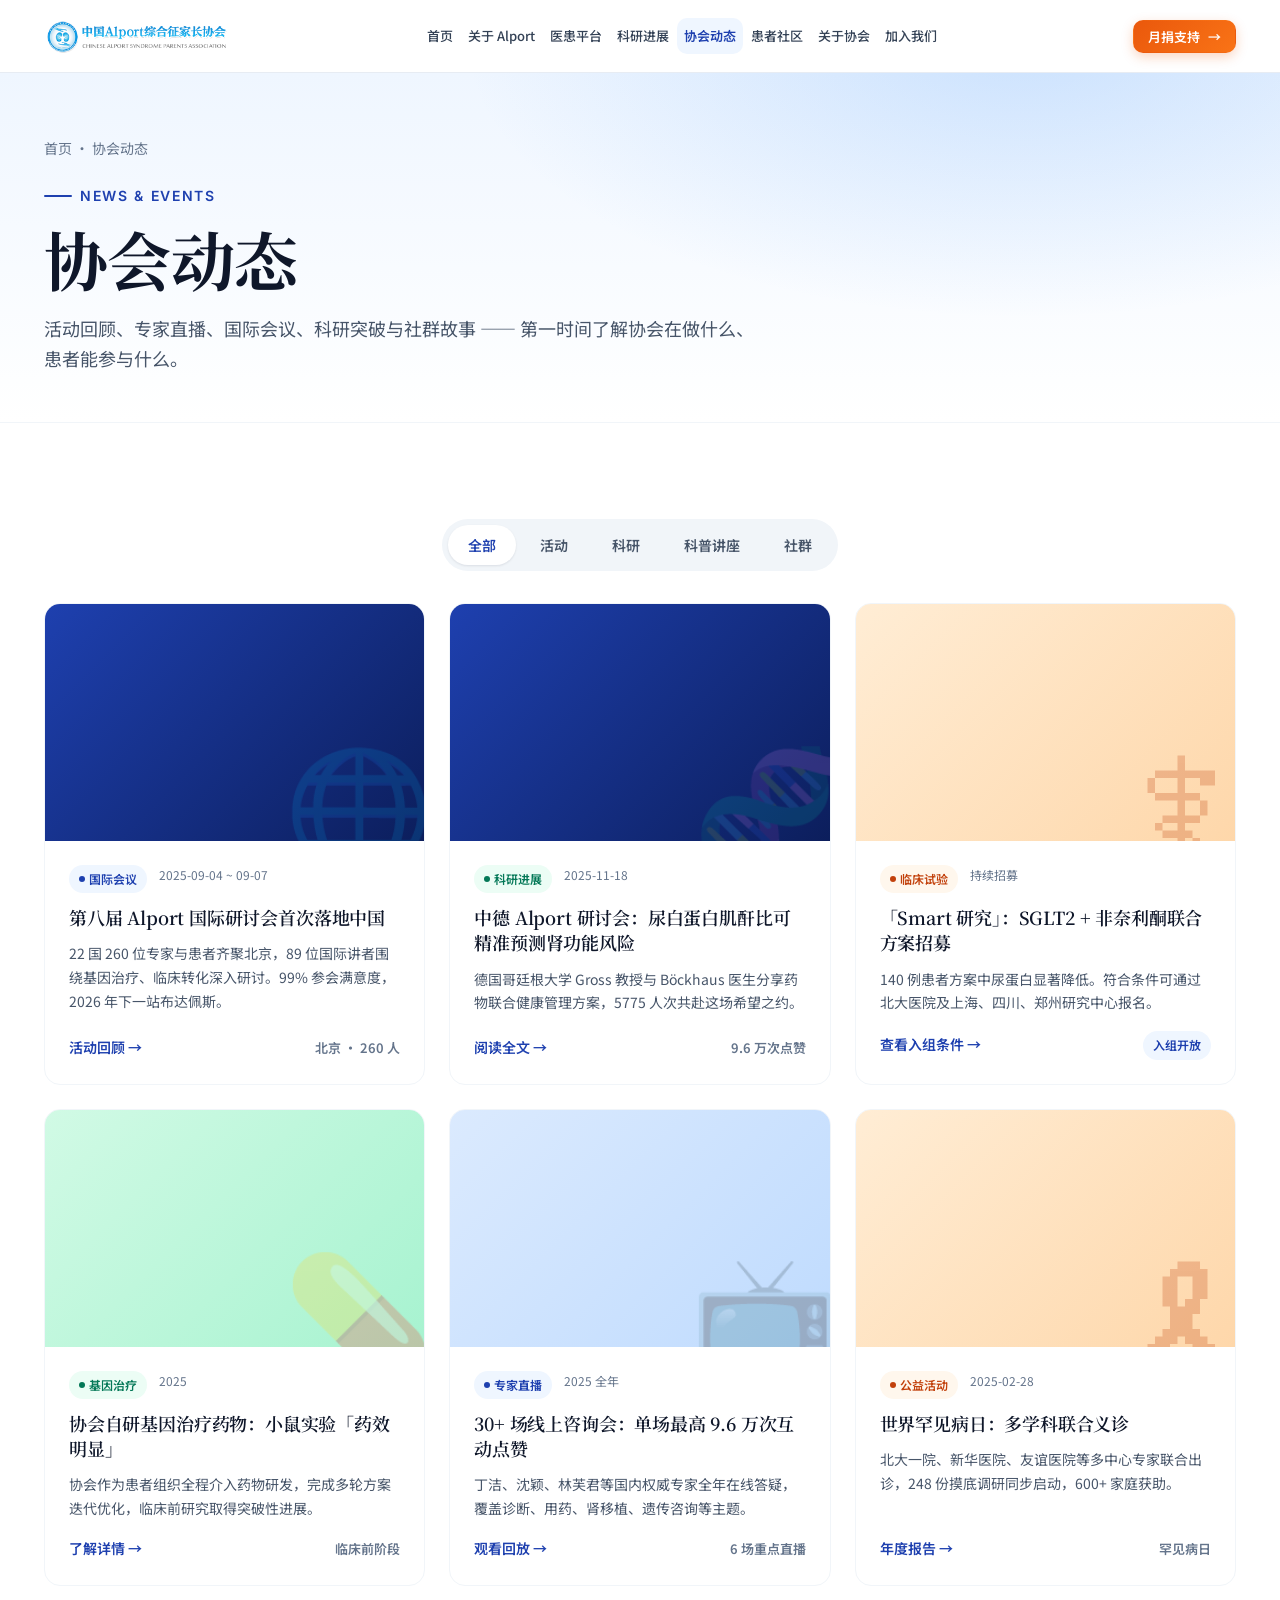
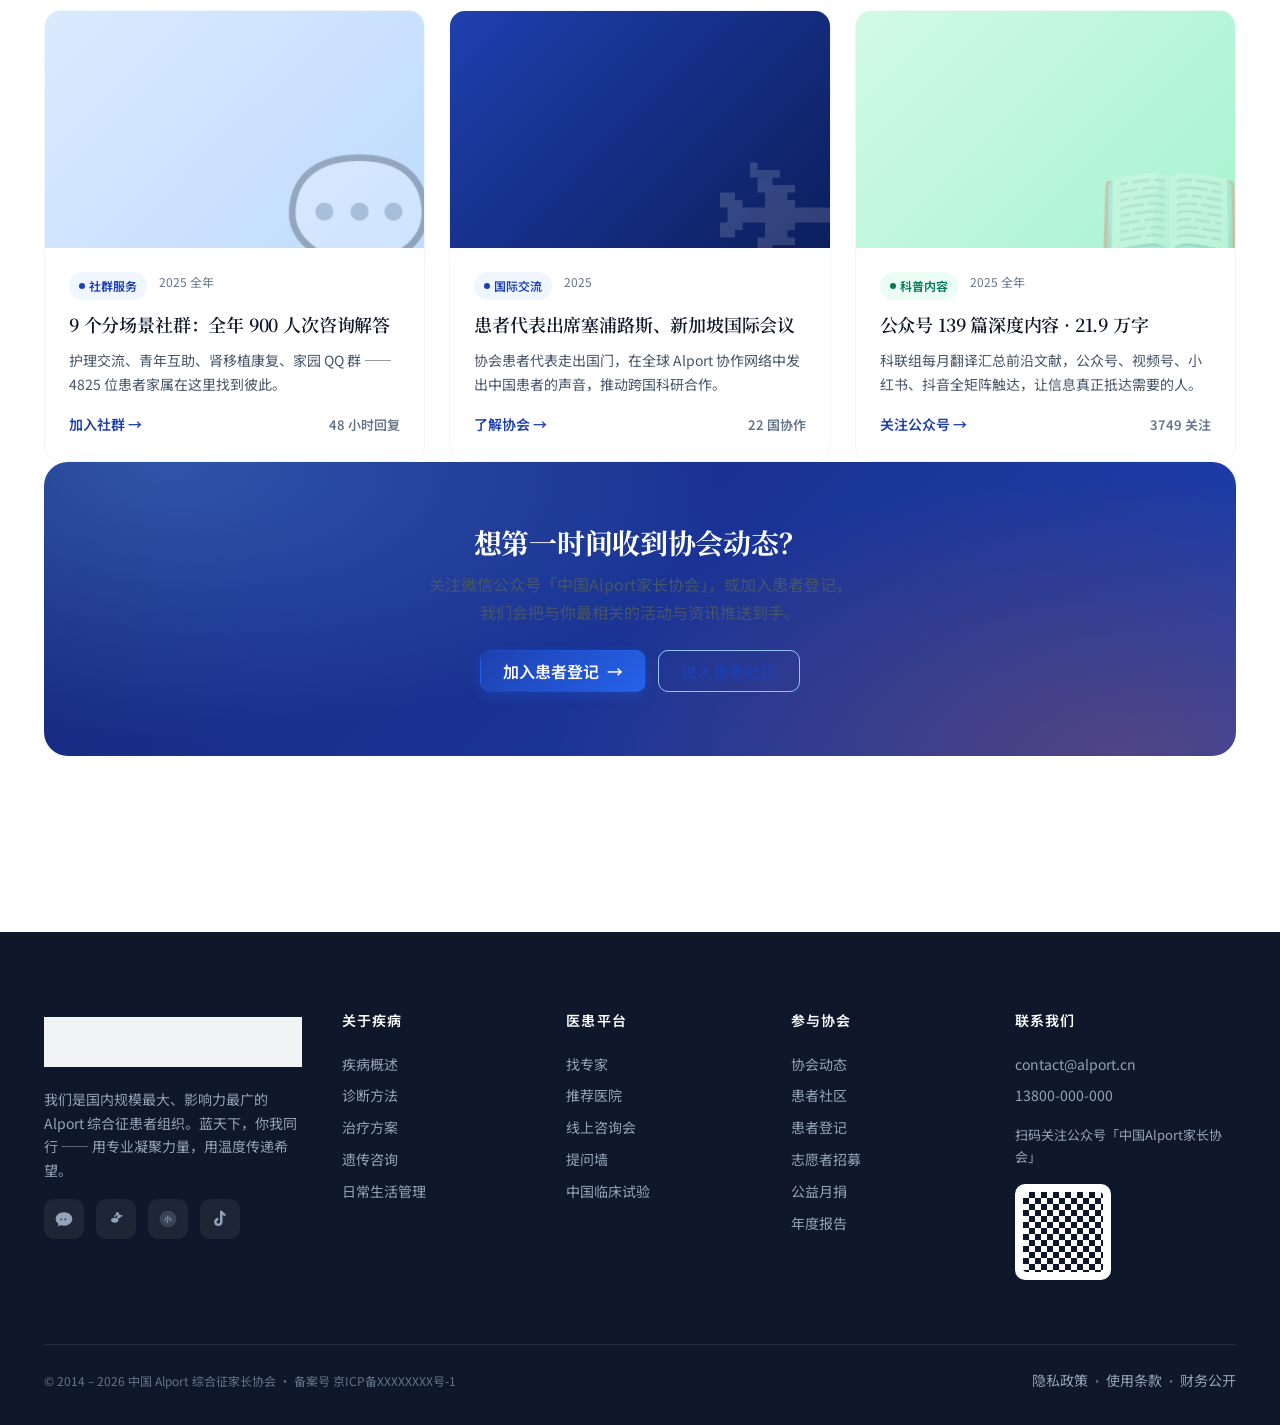
<file: news.html>
<!DOCTYPE html>
<html lang="zh-CN">
<head>
<meta charset="UTF-8">
<meta name="viewport" content="width=device-width, initial-scale=1.0">
<title>协会动态 · 中国 Alport 综合征家长协会</title>
<meta name="description" content="中国 Alport 综合征家长协会最新活动、科普讲座、国际会议与科研进展动态。">
<link rel="preconnect" href="https://fonts.googleapis.com">
<link rel="preconnect" href="https://fonts.gstatic.com" crossorigin>
<link href="https://fonts.googleapis.com/css2?family=Inter:wght@400;500;600;700;800&family=Noto+Sans+SC:wght@400;500;600;700&family=Noto+Serif+SC:wght@500;600;700;800&display=swap" rel="stylesheet">
<link rel="stylesheet" href="css/design-system.css?v=4">
</head>
<body data-page="news">

<div data-include="header"></div>

<section class="page-head">
  <div class="container">
    <nav class="breadcrumb"><a href="index.html">首页</a> · 协会动态</nav>
    <span class="eyebrow">NEWS &amp; EVENTS</span>
    <h1 style="margin-top:12px">协会动态</h1>
    <p>活动回顾、专家直播、国际会议、科研突破与社群故事 —— 第一时间了解协会在做什么、患者能参与什么。</p>
  </div>
</section>

<section class="section">
  <div class="container">
    <div class="tabs reveal" data-tab-group role="tablist" aria-label="动态分类">
      <button type="button" class="is-active" data-tab="all" role="tab">全部</button>
      <button type="button" data-tab="event" role="tab">活动</button>
      <button type="button" data-tab="research" role="tab">科研</button>
      <button type="button" data-tab="lecture" role="tab">科普讲座</button>
      <button type="button" data-tab="community" role="tab">社群</button>
    </div>

    <div class="grid grid-3 mt-8">
      <article class="article reveal" data-tab-panel="all event research">
        <div class="article-cover dark">
          <div class="article-cover-icon">🌐</div>
        </div>
        <div class="article-body">
          <div class="article-meta">
            <span class="tag tag-dot">国际会议</span>
            <span>2025-09-04 ~ 09-07</span>
          </div>
          <h3>第八届 Alport 国际研讨会首次落地中国</h3>
          <p>22 国 260 位专家与患者齐聚北京，89 位国际讲者围绕基因治疗、临床转化深入研讨。99% 参会满意度，2026 年下一站布达佩斯。</p>
          <div class="article-foot">
            <a href="about-us.html#milestones">活动回顾 <span aria-hidden="true">→</span></a>
            <span class="muted" style="font-size:13px">北京 · 260 人</span>
          </div>
        </div>
      </article>

      <article class="article reveal" data-tab-panel="all research">
        <div class="article-cover dark">
          <div class="article-cover-icon">🧬</div>
        </div>
        <div class="article-body">
          <div class="article-meta">
            <span class="tag tag-life tag-dot">科研进展</span>
            <span>2025-11-18</span>
          </div>
          <h3>中德 Alport 研讨会：尿白蛋白肌酐比可精准预测肾功能风险</h3>
          <p>德国哥廷根大学 Gross 教授与 Böckhaus 医生分享药物联合健康管理方案，5775 人次共赴这场希望之约。</p>
          <div class="article-foot">
            <a href="research.html">阅读全文 <span aria-hidden="true">→</span></a>
            <span class="muted" style="font-size:13px">9.6 万次点赞</span>
          </div>
        </div>
      </article>

      <article class="article reveal" data-tab-panel="all research">
        <div class="article-cover warm">
          <div class="article-cover-icon">⚕</div>
        </div>
        <div class="article-body">
          <div class="article-meta">
            <span class="tag tag-warm tag-dot">临床试验</span>
            <span>持续招募</span>
          </div>
          <h3>「Smart 研究」：SGLT2 + 非奈利酮联合方案招募</h3>
          <p>140 例患者方案中尿蛋白显著降低。符合条件可通过北大医院及上海、四川、郑州研究中心报名。</p>
          <div class="article-foot">
            <a href="research.html#trials">查看入组条件 <span aria-hidden="true">→</span></a>
            <span class="tag">入组开放</span>
          </div>
        </div>
      </article>

      <article class="article reveal" data-tab-panel="all research">
        <div class="article-cover life">
          <div class="article-cover-icon">💊</div>
        </div>
        <div class="article-body">
          <div class="article-meta">
            <span class="tag tag-life tag-dot">基因治疗</span>
            <span>2025</span>
          </div>
          <h3>协会自研基因治疗药物：小鼠实验「药效明显」</h3>
          <p>协会作为患者组织全程介入药物研发，完成多轮方案迭代优化，临床前研究取得突破性进展。</p>
          <div class="article-foot">
            <a href="research.html#gene-therapy">了解详情 <span aria-hidden="true">→</span></a>
            <span class="muted" style="font-size:13px">临床前阶段</span>
          </div>
        </div>
      </article>

      <article class="article reveal" data-tab-panel="all lecture">
        <div class="article-cover">
          <div class="article-cover-icon">📺</div>
        </div>
        <div class="article-body">
          <div class="article-meta">
            <span class="tag tag-dot">专家直播</span>
            <span>2025 全年</span>
          </div>
          <h3>30+ 场线上咨询会：单场最高 9.6 万次互动点赞</h3>
          <p>丁洁、沈颖、林芙君等国内权威专家全年在线答疑，覆盖诊断、用药、肾移植、遗传咨询等主题。</p>
          <div class="article-foot">
            <a href="doctors.html#online">观看回放 <span aria-hidden="true">→</span></a>
            <span class="muted" style="font-size:13px">6 场重点直播</span>
          </div>
        </div>
      </article>

      <article class="article reveal" data-tab-panel="all event lecture">
        <div class="article-cover warm">
          <div class="article-cover-icon">🎗</div>
        </div>
        <div class="article-body">
          <div class="article-meta">
            <span class="tag tag-warm tag-dot">公益活动</span>
            <span>2025-02-28</span>
          </div>
          <h3>世界罕见病日：多学科联合义诊</h3>
          <p>北大一院、新华医院、友谊医院等多中心专家联合出诊，248 份摸底调研同步启动，600+ 家庭获助。</p>
          <div class="article-foot">
            <a href="about-us.html#report">年度报告 <span aria-hidden="true">→</span></a>
            <span class="muted" style="font-size:13px">罕见病日</span>
          </div>
        </div>
      </article>

      <article class="article reveal" data-tab-panel="all community">
        <div class="article-cover">
          <div class="article-cover-icon">💬</div>
        </div>
        <div class="article-body">
          <div class="article-meta">
            <span class="tag tag-dot">社群服务</span>
            <span>2025 全年</span>
          </div>
          <h3>9 个分场景社群：全年 900 人次咨询解答</h3>
          <p>护理交流、青年互助、肾移植康复、家园 QQ 群 —— 4825 位患者家属在这里找到彼此。</p>
          <div class="article-foot">
            <a href="community.html">加入社群 <span aria-hidden="true">→</span></a>
            <span class="muted" style="font-size:13px">48 小时回复</span>
          </div>
        </div>
      </article>

      <article class="article reveal" data-tab-panel="all event">
        <div class="article-cover dark">
          <div class="article-cover-icon">✈</div>
        </div>
        <div class="article-body">
          <div class="article-meta">
            <span class="tag tag-dot">国际交流</span>
            <span>2025</span>
          </div>
          <h3>患者代表出席塞浦路斯、新加坡国际会议</h3>
          <p>协会患者代表走出国门，在全球 Alport 协作网络中发出中国患者的声音，推动跨国科研合作。</p>
          <div class="article-foot">
            <a href="about-us.html">了解协会 <span aria-hidden="true">→</span></a>
            <span class="muted" style="font-size:13px">22 国协作</span>
          </div>
        </div>
      </article>

      <article class="article reveal" data-tab-panel="all lecture">
        <div class="article-cover life">
          <div class="article-cover-icon">📖</div>
        </div>
        <div class="article-body">
          <div class="article-meta">
            <span class="tag tag-life tag-dot">科普内容</span>
            <span>2025 全年</span>
          </div>
          <h3>公众号 139 篇深度内容 · 21.9 万字</h3>
          <p>科联组每月翻译汇总前沿文献，公众号、视频号、小红书、抖音全矩阵触达，让信息真正抵达需要的人。</p>
          <div class="article-foot">
            <a href="#">关注公众号 <span aria-hidden="true">→</span></a>
            <span class="muted" style="font-size:13px">3749 关注</span>
          </div>
        </div>
      </article>
    </div>

    <div class="cta-band reveal mt-12" style="text-align:center">
      <h2 style="font-size:clamp(22px,3vw,28px);margin-bottom:12px">想第一时间收到协会动态？</h2>
      <p style="max-width:48ch;margin-inline:auto;margin-bottom:24px;color:var(--color-ink-600)">关注微信公众号「中国Alport家长协会」，或加入患者登记，我们会把与你最相关的活动与资讯推送到手。</p>
      <div style="display:flex;flex-wrap:wrap;gap:12px;justify-content:center">
        <a href="get-involved.html#register" class="btn btn-primary">加入患者登记 <span class="arrow">→</span></a>
        <a href="community.html" class="btn btn-outline">进入患者社区</a>
      </div>
    </div>
  </div>
</section>

<div data-include="footer"></div>
<script src="js/site.js?v=5"></script>
</body>
</html>
</file>
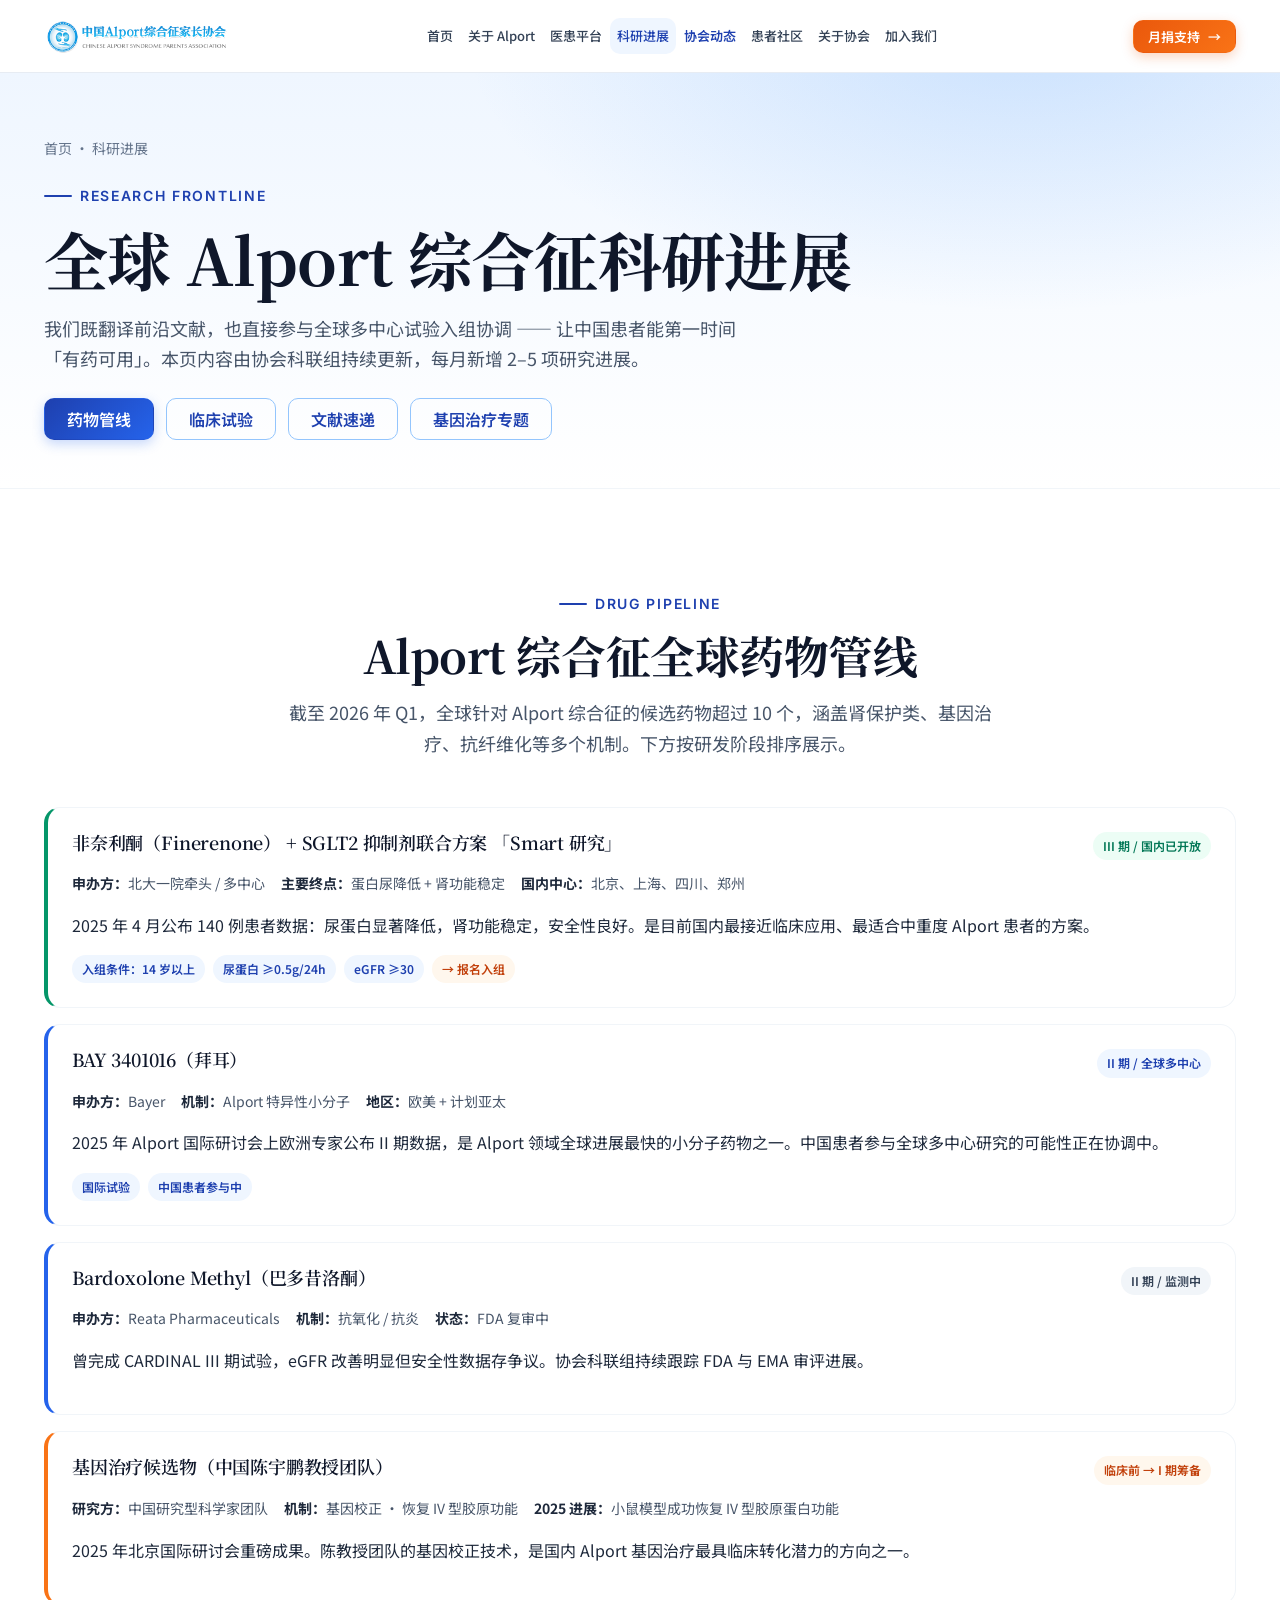
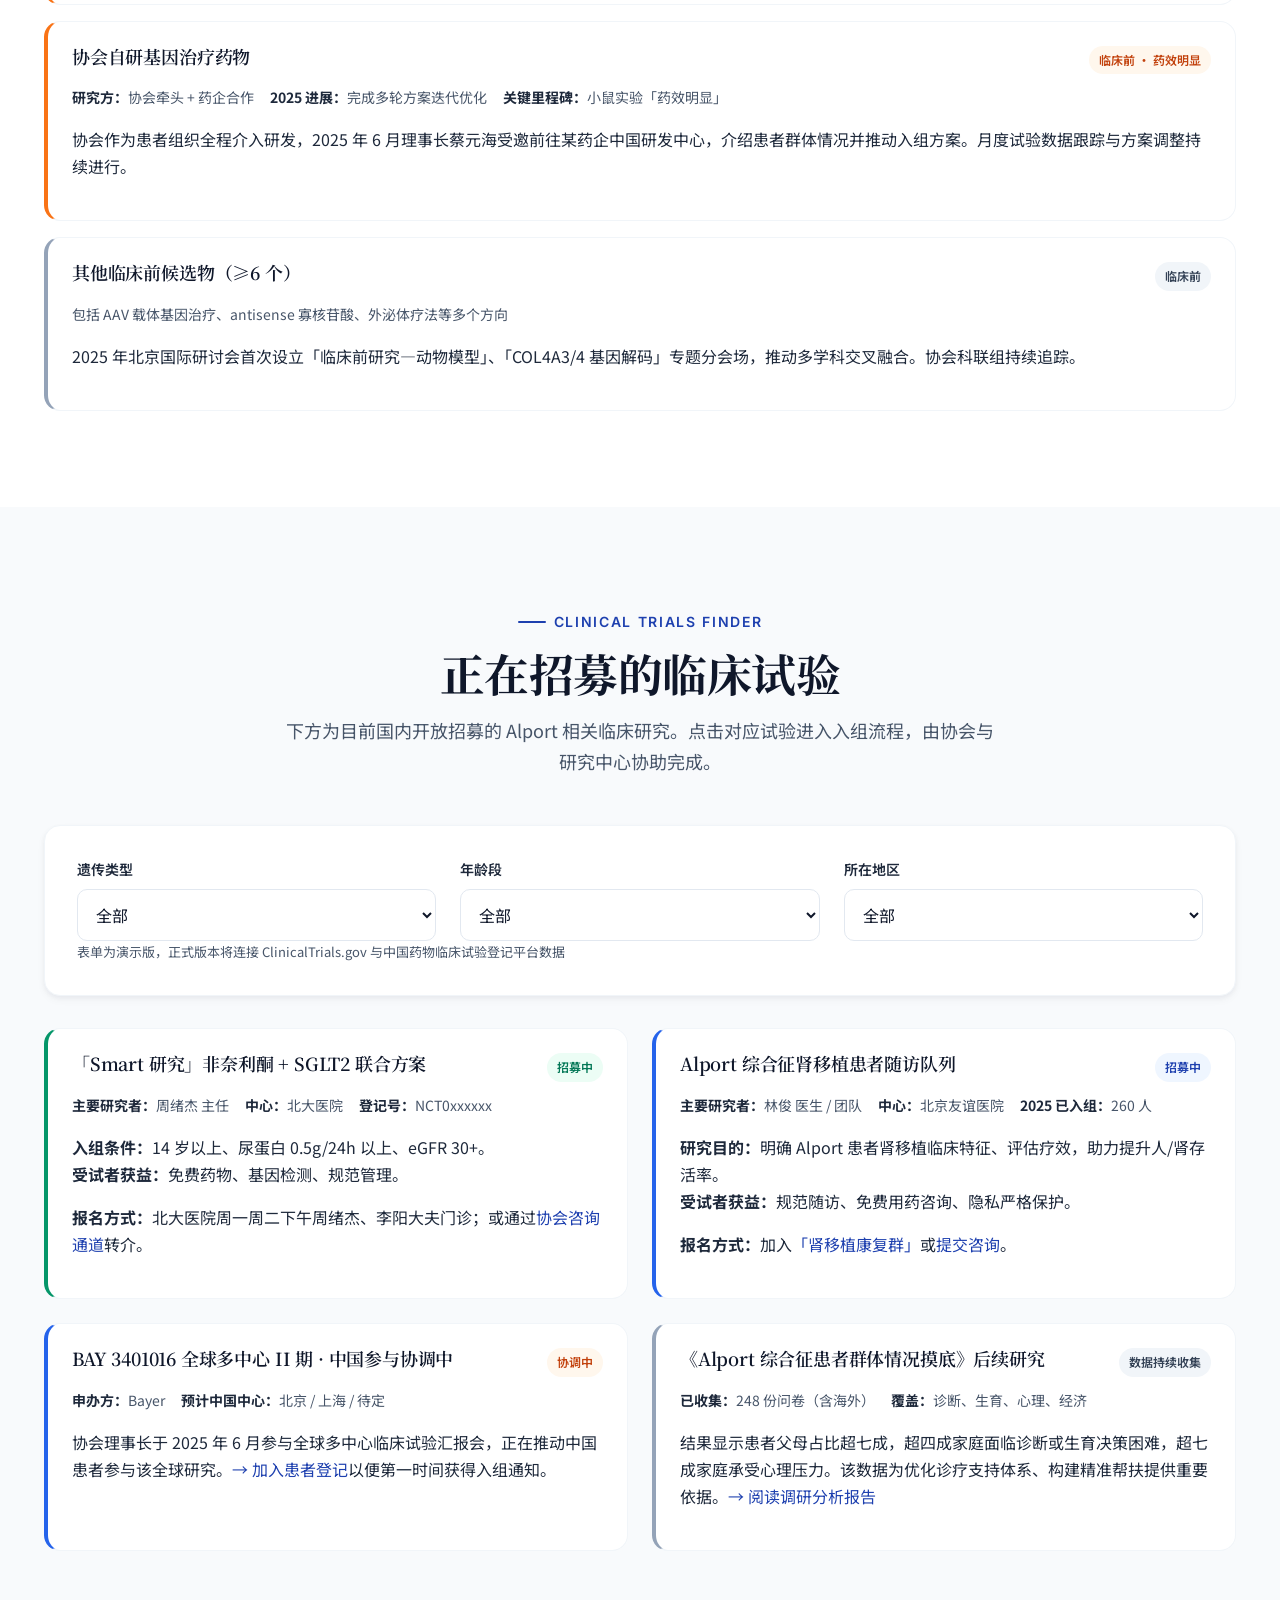
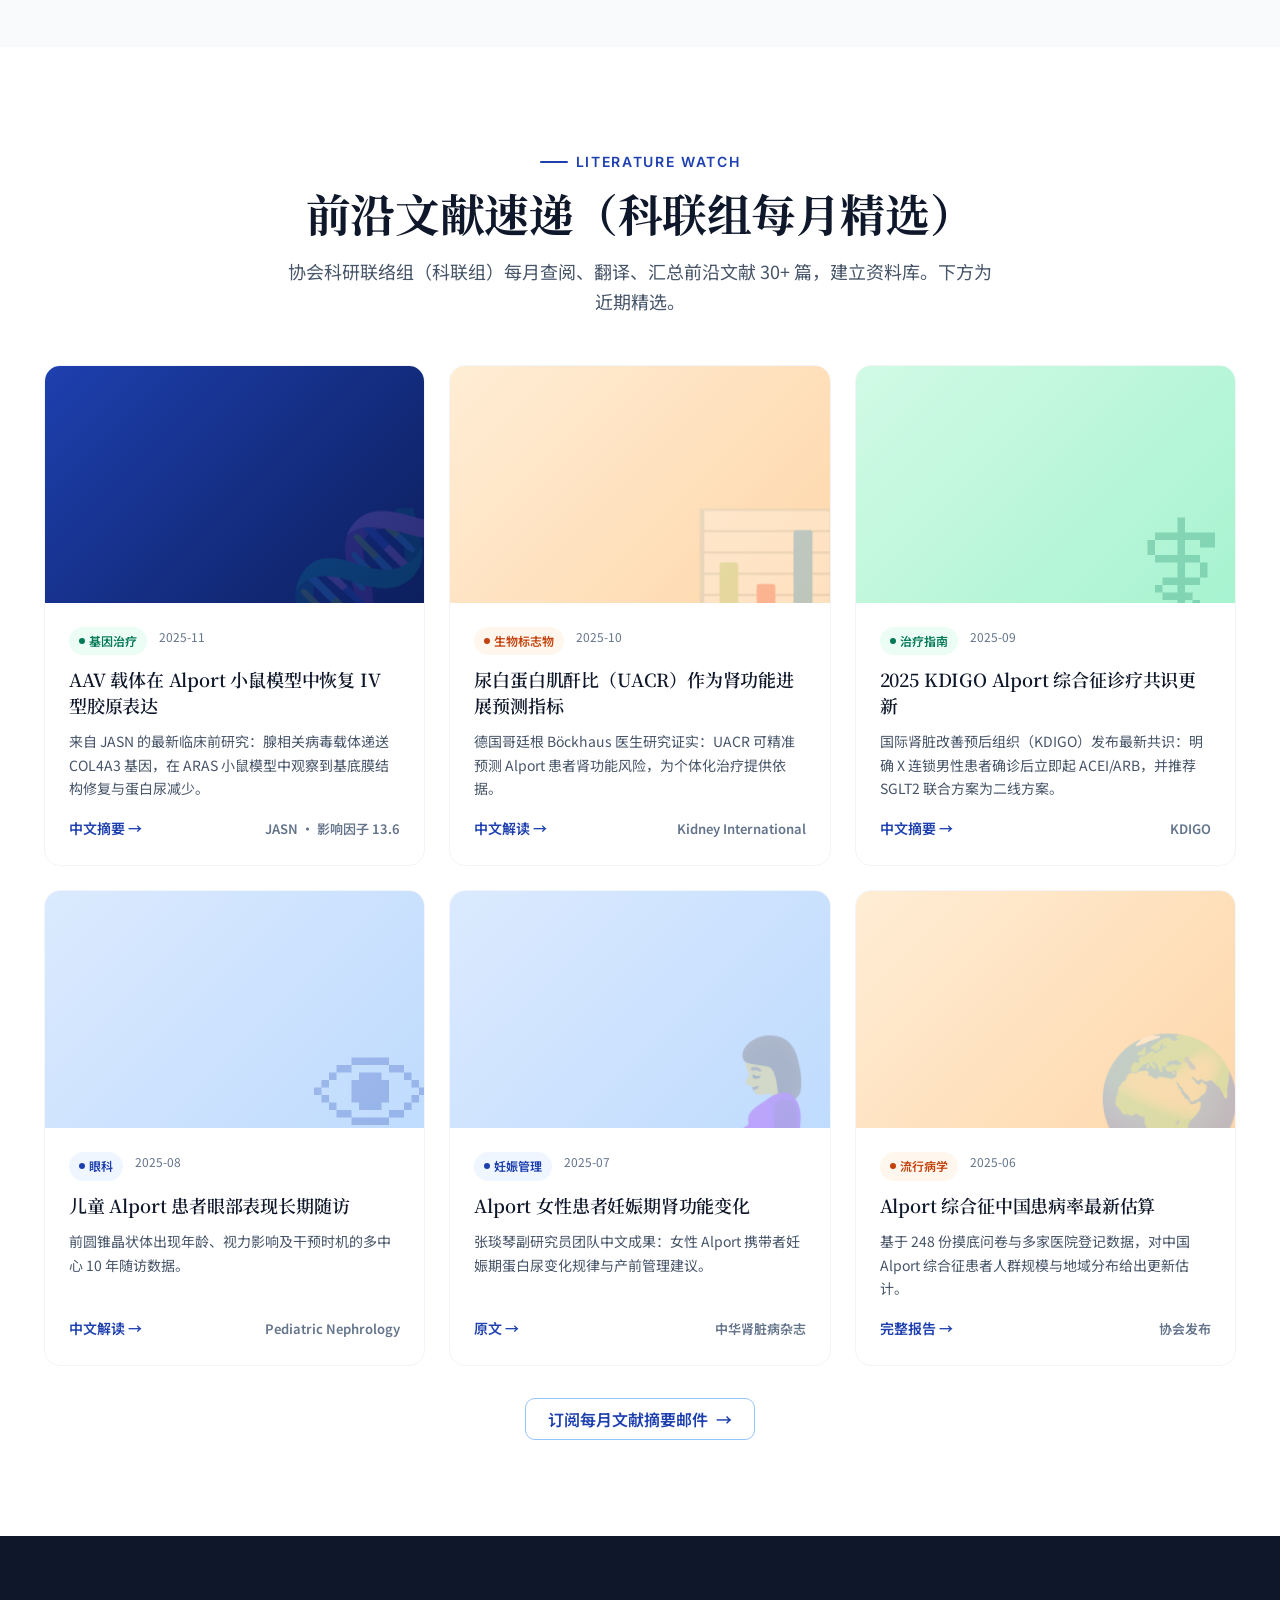
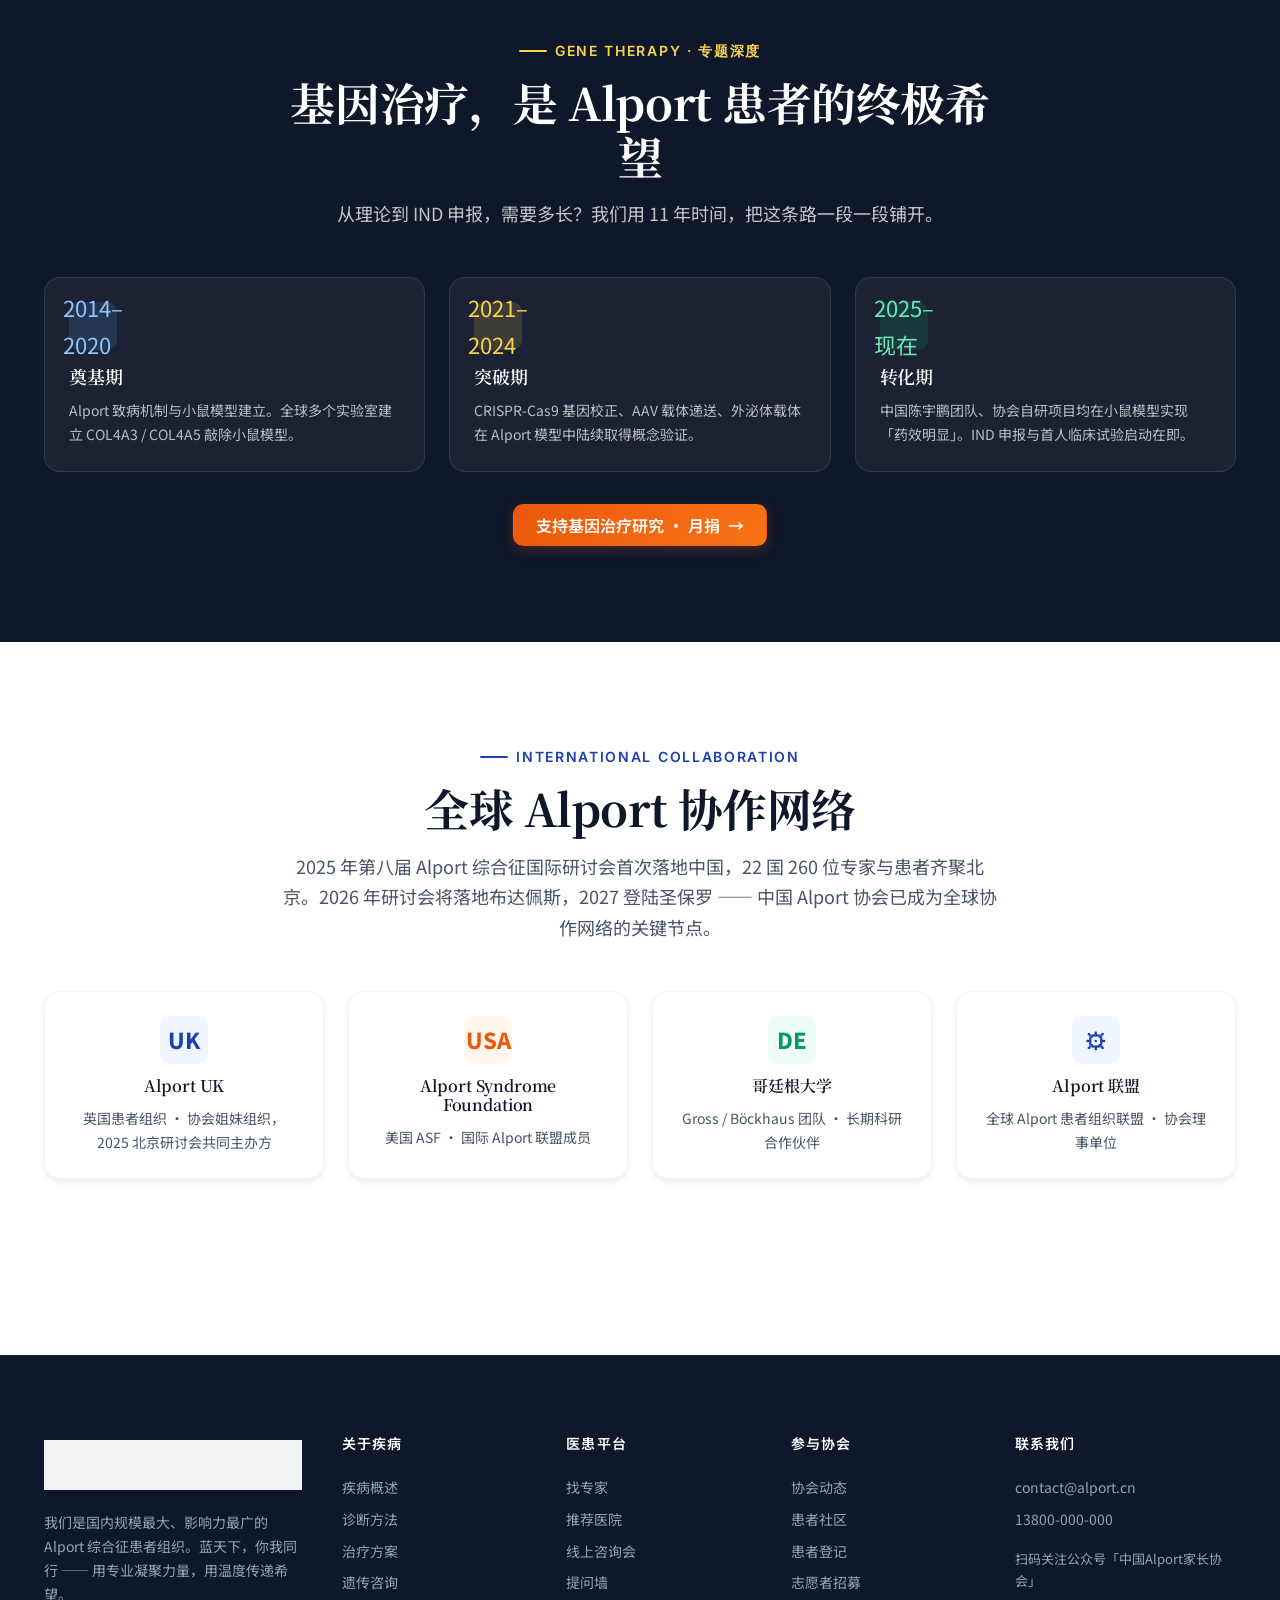
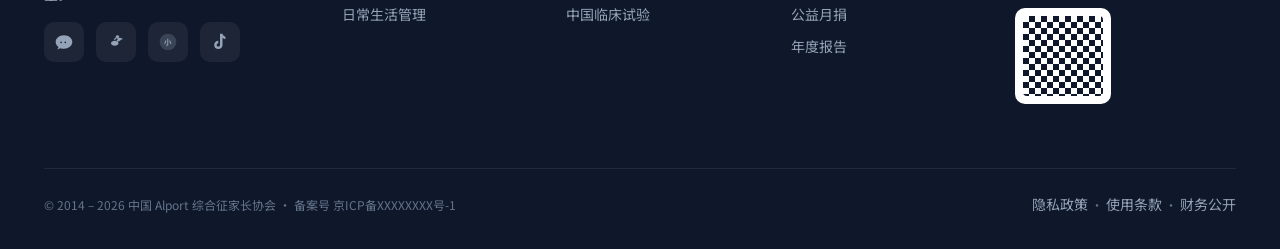
<file: research.html>
<!DOCTYPE html>
<html lang="zh-CN">
<head>
<meta charset="UTF-8">
<meta name="viewport" content="width=device-width, initial-scale=1.0">
<title>全球科研进展 · 中国 Alport 综合征家长协会</title>
<meta name="description" content="全球 Alport 综合征科研进展、临床试验、药物管线一站式跟踪：基因治疗、SGLT2 + 非奈利酮联合方案、BAY 3401016、临床前研究、文献速递。">
<link rel="preconnect" href="https://fonts.googleapis.com">
<link rel="preconnect" href="https://fonts.gstatic.com" crossorigin>
<link href="https://fonts.googleapis.com/css2?family=Inter:wght@400;500;600;700;800&family=Noto+Sans+SC:wght@400;500;600;700&family=Noto+Serif+SC:wght@500;600;700;800&display=swap" rel="stylesheet">
<link rel="stylesheet" href="css/design-system.css?v=4">
</head>
<body data-page="research">

<div data-include="header"></div>

<section class="page-head">
  <div class="container">
    <nav class="breadcrumb"><a href="index.html">首页</a> · 科研进展</nav>
    <span class="eyebrow">RESEARCH FRONTLINE</span>
    <h1 style="margin-top:12px">全球 Alport 综合征科研进展</h1>
    <p>我们既翻译前沿文献，也直接参与全球多中心试验入组协调 —— 让中国患者能第一时间「有药可用」。本页内容由协会科联组持续更新，每月新增 2–5 项研究进展。</p>
    <div style="display:flex;gap:12px;margin-top:24px;flex-wrap:wrap">
      <a href="#pipeline" class="btn btn-primary">药物管线</a>
      <a href="#trials" class="btn btn-outline">临床试验</a>
      <a href="#literature" class="btn btn-outline">文献速递</a>
      <a href="#gene" class="btn btn-outline">基因治疗专题</a>
    </div>
  </div>
</section>

<!-- ============================== 药物管线 ============================== -->
<section class="section" id="pipeline">
  <div class="container">
    <div class="section-head reveal">
      <span class="eyebrow">DRUG PIPELINE</span>
      <h2>Alport 综合征全球药物管线</h2>
      <p>截至 2026 年 Q1，全球针对 Alport 综合征的候选药物超过 10 个，涵盖肾保护类、基因治疗、抗纤维化等多个机制。下方按研发阶段排序展示。</p>
    </div>

    <div class="grid reveal" style="gap:16px">

      <article class="trial phase-3">
        <div class="trial-head">
          <h3>非奈利酮（Finerenone） + SGLT2 抑制剂联合方案 「Smart 研究」</h3>
          <span class="tag tag-life">III 期 / 国内已开放</span>
        </div>
        <div class="trial-meta">
          <span><strong>申办方：</strong>北大一院牵头 / 多中心</span>
          <span><strong>主要终点：</strong>蛋白尿降低 + 肾功能稳定</span>
          <span><strong>国内中心：</strong>北京、上海、四川、郑州</span>
        </div>
        <p>2025 年 4 月公布 140 例患者数据：尿蛋白显著降低，肾功能稳定，安全性良好。是目前国内最接近临床应用、最适合中重度 Alport 患者的方案。</p>
        <div style="display:flex;gap:8px;flex-wrap:wrap">
          <span class="tag">入组条件：14 岁以上</span>
          <span class="tag">尿蛋白 ≥0.5g/24h</span>
          <span class="tag">eGFR ≥30</span>
          <a href="#" class="tag tag-warm" style="text-decoration:none">→ 报名入组</a>
        </div>
      </article>

      <article class="trial phase-2">
        <div class="trial-head">
          <h3>BAY 3401016（拜耳）</h3>
          <span class="tag">II 期 / 全球多中心</span>
        </div>
        <div class="trial-meta">
          <span><strong>申办方：</strong>Bayer</span>
          <span><strong>机制：</strong>Alport 特异性小分子</span>
          <span><strong>地区：</strong>欧美 + 计划亚太</span>
        </div>
        <p>2025 年 Alport 国际研讨会上欧洲专家公布 II 期数据，是 Alport 领域全球进展最快的小分子药物之一。中国患者参与全球多中心研究的可能性正在协调中。</p>
        <div style="display:flex;gap:8px;flex-wrap:wrap">
          <span class="tag">国际试验</span>
          <span class="tag">中国患者参与中</span>
        </div>
      </article>

      <article class="trial phase-2">
        <div class="trial-head">
          <h3>Bardoxolone Methyl（巴多昔洛酮）</h3>
          <span class="tag tag-ink">II 期 / 监测中</span>
        </div>
        <div class="trial-meta">
          <span><strong>申办方：</strong>Reata Pharmaceuticals</span>
          <span><strong>机制：</strong>抗氧化 / 抗炎</span>
          <span><strong>状态：</strong>FDA 复审中</span>
        </div>
        <p>曾完成 CARDINAL III 期试验，eGFR 改善明显但安全性数据存争议。协会科联组持续跟踪 FDA 与 EMA 审评进展。</p>
      </article>

      <article class="trial phase-1">
        <div class="trial-head">
          <h3>基因治疗候选物（中国陈宇鹏教授团队）</h3>
          <span class="tag tag-warm">临床前 → I 期筹备</span>
        </div>
        <div class="trial-meta">
          <span><strong>研究方：</strong>中国研究型科学家团队</span>
          <span><strong>机制：</strong>基因校正 · 恢复 IV 型胶原功能</span>
          <span><strong>2025 进展：</strong>小鼠模型成功恢复 IV 型胶原蛋白功能</span>
        </div>
        <p>2025 年北京国际研讨会重磅成果。陈教授团队的基因校正技术，是国内 Alport 基因治疗最具临床转化潜力的方向之一。</p>
      </article>

      <article class="trial phase-1">
        <div class="trial-head">
          <h3>协会自研基因治疗药物</h3>
          <span class="tag tag-warm">临床前 · 药效明显</span>
        </div>
        <div class="trial-meta">
          <span><strong>研究方：</strong>协会牵头 + 药企合作</span>
          <span><strong>2025 进展：</strong>完成多轮方案迭代优化</span>
          <span><strong>关键里程碑：</strong>小鼠实验「药效明显」</span>
        </div>
        <p>协会作为患者组织全程介入研发，2025 年 6 月理事长蔡元海受邀前往某药企中国研发中心，介绍患者群体情况并推动入组方案。月度试验数据跟踪与方案调整持续进行。</p>
      </article>

      <article class="trial preclinical">
        <div class="trial-head">
          <h3>其他临床前候选物（≥6 个）</h3>
          <span class="tag tag-ink">临床前</span>
        </div>
        <div class="trial-meta">
          <span>包括 AAV 载体基因治疗、antisense 寡核苷酸、外泌体疗法等多个方向</span>
        </div>
        <p>2025 年北京国际研讨会首次设立「临床前研究—动物模型」、「COL4A3/4 基因解码」专题分会场，推动多学科交叉融合。协会科联组持续追踪。</p>
      </article>

    </div>
  </div>
</section>

<!-- ============================== 临床试验 ============================== -->
<section class="section bg-soft" id="trials">
  <div class="container">
    <div class="section-head reveal">
      <span class="eyebrow">CLINICAL TRIALS FINDER</span>
      <h2>正在招募的临床试验</h2>
      <p>下方为目前国内开放招募的 Alport 相关临床研究。点击对应试验进入入组流程，由协会与研究中心协助完成。</p>
    </div>

    <div class="card card-elevated reveal" style="padding:32px">
      <div style="display:grid;grid-template-columns:repeat(3,1fr);gap:24px" class="filter-grid">
        <div class="form-field" style="margin:0">
          <label>遗传类型</label>
          <select><option>全部</option><option>X 连锁 (XLAS)</option><option>常染色体隐性 (ARAS)</option><option>常染色体显性 (ADAS)</option></select>
        </div>
        <div class="form-field" style="margin:0">
          <label>年龄段</label>
          <select><option>全部</option><option>儿童 (&lt;14)</option><option>青年 (14–35)</option><option>成人 (&gt;35)</option></select>
        </div>
        <div class="form-field" style="margin:0">
          <label>所在地区</label>
          <select><option>全部</option><option>北京</option><option>上海</option><option>四川</option><option>郑州</option><option>广东</option></select>
        </div>
      </div>
      <p class="muted mt-4" style="font-size:13px">表单为演示版，正式版本将连接 ClinicalTrials.gov 与中国药物临床试验登记平台数据</p>
    </div>

    <div class="grid grid-2 reveal mt-8">
      <article class="trial phase-3">
        <div class="trial-head">
          <h3>「Smart 研究」非奈利酮 + SGLT2 联合方案</h3>
          <span class="tag tag-life">招募中</span>
        </div>
        <div class="trial-meta">
          <span><strong>主要研究者：</strong>周绪杰 主任</span>
          <span><strong>中心：</strong>北大医院</span>
          <span><strong>登记号：</strong>NCT0xxxxxx</span>
        </div>
        <p><strong>入组条件：</strong>14 岁以上、尿蛋白 0.5g/24h 以上、eGFR 30+。<br><strong>受试者获益：</strong>免费药物、基因检测、规范管理。</p>
        <p><strong>报名方式：</strong>北大医院周一周二下午周绪杰、李阳大夫门诊；或通过<a href="doctors.html#qa">协会咨询通道</a>转介。</p>
      </article>

      <article class="trial phase-2">
        <div class="trial-head">
          <h3>Alport 综合征肾移植患者随访队列</h3>
          <span class="tag">招募中</span>
        </div>
        <div class="trial-meta">
          <span><strong>主要研究者：</strong>林俊 医生 / 团队</span>
          <span><strong>中心：</strong>北京友谊医院</span>
          <span><strong>2025 已入组：</strong>260 人</span>
        </div>
        <p><strong>研究目的：</strong>明确 Alport 患者肾移植临床特征、评估疗效，助力提升人/肾存活率。<br><strong>受试者获益：</strong>规范随访、免费用药咨询、隐私严格保护。</p>
        <p><strong>报名方式：</strong>加入<a href="community.html#groups">「肾移植康复群」</a>或<a href="doctors.html#qa">提交咨询</a>。</p>
      </article>

      <article class="trial phase-2">
        <div class="trial-head">
          <h3>BAY 3401016 全球多中心 II 期 · 中国参与协调中</h3>
          <span class="tag tag-warm">协调中</span>
        </div>
        <div class="trial-meta">
          <span><strong>申办方：</strong>Bayer</span>
          <span><strong>预计中国中心：</strong>北京 / 上海 / 待定</span>
        </div>
        <p>协会理事长于 2025 年 6 月参与全球多中心临床试验汇报会，正在推动中国患者参与该全球研究。<a href="get-involved.html#register">→ 加入患者登记</a>以便第一时间获得入组通知。</p>
      </article>

      <article class="trial preclinical">
        <div class="trial-head">
          <h3>《Alport 综合征患者群体情况摸底》后续研究</h3>
          <span class="tag tag-ink">数据持续收集</span>
        </div>
        <div class="trial-meta">
          <span><strong>已收集：</strong>248 份问卷（含海外）</span>
          <span><strong>覆盖：</strong>诊断、生育、心理、经济</span>
        </div>
        <p>结果显示患者父母占比超七成，超四成家庭面临诊断或生育决策困难，超七成家庭承受心理压力。该数据为优化诊疗支持体系、构建精准帮扶提供重要依据。<a href="#">→ 阅读调研分析报告</a></p>
      </article>
    </div>
  </div>
</section>

<!-- ============================== 文献速递 ============================== -->
<section class="section" id="literature">
  <div class="container">
    <div class="section-head reveal">
      <span class="eyebrow">LITERATURE WATCH</span>
      <h2>前沿文献速递（科联组每月精选）</h2>
      <p>协会科研联络组（科联组）每月查阅、翻译、汇总前沿文献 30+ 篇，建立资料库。下方为近期精选。</p>
    </div>

    <div class="grid grid-3 reveal">
      <article class="article">
        <div class="article-cover dark"><div class="article-cover-icon">🧬</div></div>
        <div class="article-body">
          <div class="article-meta"><span class="tag tag-life tag-dot">基因治疗</span><span>2025-11</span></div>
          <h3>AAV 载体在 Alport 小鼠模型中恢复 IV 型胶原表达</h3>
          <p>来自 JASN 的最新临床前研究：腺相关病毒载体递送 COL4A3 基因，在 ARAS 小鼠模型中观察到基底膜结构修复与蛋白尿减少。</p>
          <div class="article-foot"><a href="#">中文摘要 →</a><span class="muted" style="font-size:13px">JASN · 影响因子 13.6</span></div>
        </div>
      </article>

      <article class="article">
        <div class="article-cover warm"><div class="article-cover-icon">📊</div></div>
        <div class="article-body">
          <div class="article-meta"><span class="tag tag-warm tag-dot">生物标志物</span><span>2025-10</span></div>
          <h3>尿白蛋白肌酐比（UACR）作为肾功能进展预测指标</h3>
          <p>德国哥廷根 Böckhaus 医生研究证实：UACR 可精准预测 Alport 患者肾功能风险，为个体化治疗提供依据。</p>
          <div class="article-foot"><a href="#">中文解读 →</a><span class="muted" style="font-size:13px">Kidney International</span></div>
        </div>
      </article>

      <article class="article">
        <div class="article-cover life"><div class="article-cover-icon">⚕</div></div>
        <div class="article-body">
          <div class="article-meta"><span class="tag tag-life tag-dot">治疗指南</span><span>2025-09</span></div>
          <h3>2025 KDIGO Alport 综合征诊疗共识更新</h3>
          <p>国际肾脏改善预后组织（KDIGO）发布最新共识：明确 X 连锁男性患者确诊后立即起 ACEI/ARB，并推荐 SGLT2 联合方案为二线方案。</p>
          <div class="article-foot"><a href="#">中文摘要 →</a><span class="muted" style="font-size:13px">KDIGO</span></div>
        </div>
      </article>

      <article class="article">
        <div class="article-cover"><div class="article-cover-icon">👁</div></div>
        <div class="article-body">
          <div class="article-meta"><span class="tag tag-dot">眼科</span><span>2025-08</span></div>
          <h3>儿童 Alport 患者眼部表现长期随访</h3>
          <p>前圆锥晶状体出现年龄、视力影响及干预时机的多中心 10 年随访数据。</p>
          <div class="article-foot"><a href="#">中文解读 →</a><span class="muted" style="font-size:13px">Pediatric Nephrology</span></div>
        </div>
      </article>

      <article class="article">
        <div class="article-cover"><div class="article-cover-icon">🤰</div></div>
        <div class="article-body">
          <div class="article-meta"><span class="tag tag-dot">妊娠管理</span><span>2025-07</span></div>
          <h3>Alport 女性患者妊娠期肾功能变化</h3>
          <p>张琰琴副研究员团队中文成果：女性 Alport 携带者妊娠期蛋白尿变化规律与产前管理建议。</p>
          <div class="article-foot"><a href="#">原文 →</a><span class="muted" style="font-size:13px">中华肾脏病杂志</span></div>
        </div>
      </article>

      <article class="article">
        <div class="article-cover warm"><div class="article-cover-icon">🌍</div></div>
        <div class="article-body">
          <div class="article-meta"><span class="tag tag-warm tag-dot">流行病学</span><span>2025-06</span></div>
          <h3>Alport 综合征中国患病率最新估算</h3>
          <p>基于 248 份摸底问卷与多家医院登记数据，对中国 Alport 综合征患者人群规模与地域分布给出更新估计。</p>
          <div class="article-foot"><a href="#">完整报告 →</a><span class="muted" style="font-size:13px">协会发布</span></div>
        </div>
      </article>
    </div>

    <div class="text-center mt-8 reveal">
      <a href="#" class="btn btn-outline">订阅每月文献摘要邮件 <span class="arrow">→</span></a>
    </div>
  </div>
</section>

<!-- ============================== 基因治疗专题 ============================== -->
<section class="section bg-ink" id="gene">
  <div class="container">
    <div class="section-head reveal">
      <span class="eyebrow" style="color:#FCD34D">GENE THERAPY · 专题深度</span>
      <h2 style="color:#fff">基因治疗，是 Alport 患者的终极希望</h2>
      <p style="color:rgba(255,255,255,.75)">从理论到 IND 申报，需要多长？我们用 11 年时间，把这条路一段一段铺开。</p>
    </div>

    <div class="grid grid-3 reveal">
      <div class="card" style="background:rgba(255,255,255,.05);border-color:rgba(255,255,255,.1);color:#fff">
        <div class="card-icon" style="background:rgba(96,165,250,.15);color:#93C5FD">2014–2020</div>
        <h3 style="color:#fff;font-size:18px">奠基期</h3>
        <p style="color:rgba(255,255,255,.7);font-size:14px">Alport 致病机制与小鼠模型建立。全球多个实验室建立 COL4A3 / COL4A5 敲除小鼠模型。</p>
      </div>
      <div class="card" style="background:rgba(255,255,255,.05);border-color:rgba(255,255,255,.1);color:#fff">
        <div class="card-icon" style="background:rgba(252,211,77,.15);color:#FCD34D">2021–2024</div>
        <h3 style="color:#fff;font-size:18px">突破期</h3>
        <p style="color:rgba(255,255,255,.7);font-size:14px">CRISPR-Cas9 基因校正、AAV 载体递送、外泌体载体在 Alport 模型中陆续取得概念验证。</p>
      </div>
      <div class="card" style="background:rgba(255,255,255,.05);border-color:rgba(255,255,255,.1);color:#fff">
        <div class="card-icon" style="background:rgba(16,185,129,.15);color:#6EE7B7">2025–现在</div>
        <h3 style="color:#fff;font-size:18px">转化期</h3>
        <p style="color:rgba(255,255,255,.7);font-size:14px">中国陈宇鹏团队、协会自研项目均在小鼠模型实现「药效明显」。IND 申报与首人临床试验启动在即。</p>
      </div>
    </div>

    <div class="text-center mt-8 reveal">
      <a href="get-involved.html#donate" class="btn btn-warm">支持基因治疗研究 · 月捐 <span class="arrow">→</span></a>
    </div>
  </div>
</section>

<!-- ============================== 国际合作 ============================== -->
<section class="section">
  <div class="container">
    <div class="section-head reveal">
      <span class="eyebrow">INTERNATIONAL COLLABORATION</span>
      <h2>全球 Alport 协作网络</h2>
      <p>2025 年第八届 Alport 综合征国际研讨会首次落地中国，22 国 260 位专家与患者齐聚北京。2026 年研讨会将落地布达佩斯，2027 登陆圣保罗 —— 中国 Alport 协会已成为全球协作网络的关键节点。</p>
    </div>

    <div class="grid grid-4 reveal">
      <div class="card card-elevated text-center"><div class="card-icon" style="margin:0 auto 12px;font-weight:800">UK</div><h3 style="font-size:16px">Alport UK</h3><p>英国患者组织 · 协会姐妹组织，2025 北京研讨会共同主办方</p></div>
      <div class="card card-elevated text-center"><div class="card-icon warm" style="margin:0 auto 12px;font-weight:800">USA</div><h3 style="font-size:16px">Alport Syndrome Foundation</h3><p>美国 ASF · 国际 Alport 联盟成员</p></div>
      <div class="card card-elevated text-center"><div class="card-icon life" style="margin:0 auto 12px;font-weight:800">DE</div><h3 style="font-size:16px">哥廷根大学</h3><p>Gross / Böckhaus 团队 · 长期科研合作伙伴</p></div>
      <div class="card card-elevated text-center"><div class="card-icon" style="margin:0 auto 12px;font-weight:800">⚙</div><h3 style="font-size:16px">Alport 联盟</h3><p>全球 Alport 患者组织联盟 · 协会理事单位</p></div>
    </div>
  </div>
</section>

<style>
@media (max-width: 800px) {
  .filter-grid { grid-template-columns: 1fr !important; }
}
</style>

<div data-include="footer"></div>
<script src="js/site.js?v=5"></script>
</body>
</html>
</file>
<file: css/design-system.css>
/* ============================================================
   中国 Alport 综合征家长协会 - 设计系统
   蓝天下，你我同行 · Under the Blue Sky, We Walk Together
   ============================================================ */

:root {
  /* ---------- Brand Palette ---------- */
  --color-primary-900: #0C1E5C;
  --color-primary-800: #16277A;
  --color-primary-700: #1E40AF;   /* 主色：蓝天深蓝 */
  --color-primary-600: #2563EB;   /* 主色：蓝天标准 */
  --color-primary-500: #3B82F6;
  --color-primary-400: #60A5FA;
  --color-primary-300: #93C5FD;
  --color-primary-200: #BFDBFE;
  --color-primary-100: #DBEAFE;
  --color-primary-50:  #EFF6FF;

  /* 温暖橙 - 用于温度感与高转化 CTA */
  --color-warm-700: #C2410C;
  --color-warm-600: #EA580C;
  --color-warm-500: #F97316;
  --color-warm-400: #FB923C;
  --color-warm-100: #FFEDD5;
  --color-warm-50:  #FFF7ED;

  /* 生命绿 - 用于科研进展、积极信号 */
  --color-life-700: #047857;
  --color-life-600: #059669;
  --color-life-500: #10B981;
  --color-life-100: #D1FAE5;
  --color-life-50:  #ECFDF5;

  /* 中性 */
  --color-ink-900: #0F172A;
  --color-ink-800: #1E293B;
  --color-ink-700: #334155;
  --color-ink-600: #475569;
  --color-ink-500: #64748B;
  --color-ink-400: #94A3B8;
  --color-ink-300: #CBD5E1;
  --color-ink-200: #E2E8F0;
  --color-ink-100: #F1F5F9;
  --color-ink-50:  #F8FAFC;
  --color-white:   #FFFFFF;

  /* 语义色 */
  --color-danger:  #DC2626;
  --color-warning: #D97706;
  --color-success: #059669;
  --color-info:    #0284C7;

  /* ---------- Typography ---------- */
  --font-serif: 'Noto Serif SC', 'Source Han Serif SC', 'Songti SC', 'STZhongsong', serif;
  --font-sans:  'PingFang SC', -apple-system, BlinkMacSystemFont, 'Microsoft YaHei',
                'Noto Sans SC', 'Helvetica Neue', sans-serif;
  --font-mono:  'JetBrains Mono', 'SF Mono', Consolas, monospace;
  --font-num:   'Inter', 'PingFang SC', sans-serif;

  --fs-xs:   12px;
  --fs-sm:   14px;
  --fs-base: 16px;
  --fs-md:   18px;
  --fs-lg:   20px;
  --fs-xl:   24px;
  --fs-2xl:  32px;
  --fs-3xl:  40px;
  --fs-4xl:  52px;
  --fs-5xl:  64px;
  --fs-6xl:  80px;

  --lh-tight: 1.2;
  --lh-snug:  1.4;
  --lh-base:  1.7;
  --lh-loose: 1.9;

  /* ---------- Spacing (8px grid) ---------- */
  --sp-1:  4px;
  --sp-2:  8px;
  --sp-3:  12px;
  --sp-4:  16px;
  --sp-5:  20px;
  --sp-6:  24px;
  --sp-8:  32px;
  --sp-10: 40px;
  --sp-12: 48px;
  --sp-16: 64px;
  --sp-20: 80px;
  --sp-24: 96px;
  --sp-32: 128px;

  /* ---------- Radius ---------- */
  --r-sm:   6px;
  --r-md:   10px;
  --r-lg:   16px;
  --r-xl:   24px;
  --r-2xl:  32px;
  --r-pill: 9999px;

  /* ---------- Elevation ---------- */
  --shadow-xs: 0 1px 2px rgba(15, 23, 42, .04), 0 1px 3px rgba(15, 23, 42, .06);
  --shadow-sm: 0 2px 4px rgba(15, 23, 42, .04), 0 4px 8px rgba(15, 23, 42, .04);
  --shadow-md: 0 4px 6px rgba(15, 23, 42, .04), 0 12px 24px rgba(15, 23, 42, .08);
  --shadow-lg: 0 12px 24px rgba(15, 23, 42, .08), 0 24px 48px rgba(15, 23, 42, .10);
  --shadow-xl: 0 24px 48px rgba(15, 23, 42, .12), 0 32px 64px rgba(15, 23, 42, .14);
  --shadow-glow: 0 0 0 4px rgba(37, 99, 235, .15);

  /* ---------- Layout ---------- */
  --max-w:    1240px;
  --max-w-narrow: 880px;
  --nav-h:    72px;

  /* ---------- Motion ---------- */
  --ease-out: cubic-bezier(.16, 1, .3, 1);
  --ease-in-out: cubic-bezier(.4, 0, .2, 1);
  --t-fast: 160ms;
  --t-base: 240ms;
  --t-slow: 420ms;
}

/* ============================================================
   Reset
   ============================================================ */
*, *::before, *::after { box-sizing: border-box; }
html { scroll-behavior: smooth; -webkit-text-size-adjust: 100%; }
body {
  margin: 0;
  font-family: var(--font-sans);
  font-size: var(--fs-base);
  line-height: var(--lh-base);
  color: var(--color-ink-800);
  background: var(--color-white);
  -webkit-font-smoothing: antialiased;
  -moz-osx-font-smoothing: grayscale;
}
img, picture, svg, video { display: block; max-width: 100%; height: auto; }
button { font-family: inherit; cursor: pointer; border: none; background: none; padding: 0; color: inherit; }
a { color: var(--color-primary-700); text-decoration: none; transition: color var(--t-fast) var(--ease-out); }
a:hover { color: var(--color-primary-600); }

h1, h2, h3, h4, h5, h6 {
  font-family: var(--font-serif);
  color: var(--color-ink-900);
  line-height: var(--lh-tight);
  font-weight: 600;
  margin: 0 0 var(--sp-4);
  letter-spacing: -.01em;
}
h1 { font-size: clamp(var(--fs-3xl), 5vw, var(--fs-5xl)); font-weight: 700; }
h2 { font-size: clamp(var(--fs-2xl), 3.5vw, var(--fs-4xl)); font-weight: 700; }
h3 { font-size: clamp(var(--fs-xl), 2.5vw, var(--fs-2xl)); }
h4 { font-size: var(--fs-lg); }
p  { margin: 0 0 var(--sp-4); }

::selection { background: var(--color-primary-200); color: var(--color-primary-900); }

/* ============================================================
   Layout primitives
   ============================================================ */
.container { width: 100%; max-width: var(--max-w); margin-inline: auto; padding-inline: var(--sp-6); }
.container-narrow { max-width: var(--max-w-narrow); margin-inline: auto; padding-inline: var(--sp-6); }
.section { padding-block: clamp(var(--sp-16), 8vw, var(--sp-24)); }
.section-sm { padding-block: var(--sp-16); }

.grid { display: grid; gap: var(--sp-6); }
.grid-2 { grid-template-columns: repeat(2, 1fr); }
.grid-3 { grid-template-columns: repeat(3, 1fr); }
.grid-4 { grid-template-columns: repeat(4, 1fr); }
@media (max-width: 960px) {
  .grid-3, .grid-4 { grid-template-columns: repeat(2, 1fr); }
}
@media (max-width: 640px) {
  .grid-2, .grid-3, .grid-4 { grid-template-columns: 1fr; }
}

.flex { display: flex; }
.flex-center { display: flex; align-items: center; justify-content: center; }
.flex-between { display: flex; align-items: center; justify-content: space-between; }
.gap-2 { gap: var(--sp-2); } .gap-3 { gap: var(--sp-3); } .gap-4 { gap: var(--sp-4); }
.gap-6 { gap: var(--sp-6); } .gap-8 { gap: var(--sp-8); }

/* ============================================================
   Typography helpers
   ============================================================ */
.eyebrow {
  display: inline-flex;
  align-items: center;
  gap: var(--sp-2);
  font-size: var(--fs-sm);
  font-weight: 600;
  letter-spacing: .12em;
  text-transform: uppercase;
  color: var(--color-primary-700);
  font-family: var(--font-num);
}
.eyebrow::before {
  content: '';
  width: 28px;
  height: 2px;
  background: currentColor;
  border-radius: 2px;
}
.lead {
  font-size: var(--fs-md);
  line-height: var(--lh-base);
  color: var(--color-ink-600);
}
.serif { font-family: var(--font-serif); }
.muted { color: var(--color-ink-500); }
.num { font-family: var(--font-num); font-variant-numeric: tabular-nums; font-feature-settings: 'tnum'; }

.section-head { text-align: center; max-width: 720px; margin: 0 auto var(--sp-12); }
.section-head .eyebrow { justify-content: center; }
.section-head h2 { margin-top: var(--sp-3); }
.section-head p { color: var(--color-ink-600); font-size: var(--fs-md); }

/* ============================================================
   Buttons
   ============================================================ */
.btn {
  display: inline-flex;
  align-items: center;
  justify-content: center;
  gap: var(--sp-2);
  padding: 12px 22px;
  font-size: var(--fs-base);
  font-weight: 600;
  border-radius: var(--r-md);
  transition: all var(--t-base) var(--ease-out);
  white-space: nowrap;
  border: 1.5px solid transparent;
  line-height: 1;
}
.btn:focus-visible { outline: none; box-shadow: var(--shadow-glow); }
.btn .arrow { transition: transform var(--t-base) var(--ease-out); }
.btn:hover .arrow { transform: translateX(4px); }

.btn-primary {
  background: linear-gradient(135deg, var(--color-primary-700), var(--color-primary-600));
  color: var(--color-white);
  box-shadow: 0 4px 12px rgba(37, 99, 235, .25);
}
.btn-primary:hover {
  color: var(--color-white);
  transform: translateY(-1px);
  box-shadow: 0 8px 20px rgba(37, 99, 235, .35);
}
.btn-warm {
  background: linear-gradient(135deg, var(--color-warm-600), var(--color-warm-500));
  color: var(--color-white);
  box-shadow: 0 4px 12px rgba(234, 88, 12, .25);
}
.btn-warm:hover { color: var(--color-white); transform: translateY(-1px); box-shadow: 0 8px 20px rgba(234, 88, 12, .35); }

.btn-outline {
  background: transparent;
  color: var(--color-primary-700);
  border-color: var(--color-primary-300);
}
.btn-outline:hover {
  background: var(--color-primary-50);
  border-color: var(--color-primary-600);
  color: var(--color-primary-700);
}

.btn-ghost {
  background: transparent;
  color: var(--color-ink-700);
}
.btn-ghost:hover { background: var(--color-ink-100); color: var(--color-ink-900); }

.btn-light {
  background: rgba(255,255,255,.95);
  color: var(--color-primary-700);
}
.btn-light:hover { background: var(--color-white); color: var(--color-primary-700); transform: translateY(-1px); }

.btn-sm { padding: 8px 16px; font-size: var(--fs-sm); }
.btn-lg { padding: 16px 28px; font-size: var(--fs-md); }

/* ============================================================
   Navigation
   ============================================================ */
.navbar {
  position: sticky;
  top: 0;
  z-index: 100;
  background: rgba(255, 255, 255, .85);
  backdrop-filter: saturate(180%) blur(20px);
  -webkit-backdrop-filter: saturate(180%) blur(20px);
  border-bottom: 1px solid rgba(226, 232, 240, .8);
}
.nav-inner {
  height: var(--nav-h);
  display: flex;
  align-items: center;
  justify-content: space-between;
  gap: var(--sp-4);
  min-width: 0;
}
.navbar nav[aria-label="主导航"] {
  flex: 1 1 auto;
  min-width: 0;
  display: flex;
  justify-content: center;
  overflow: visible;
}
.nav-brand {
  display: flex;
  align-items: center;
  gap: var(--sp-3);
  flex-shrink: 0;
  text-decoration: none;
}
.nav-brand-img {
  display: block;
  height: 44px;
  width: auto;
  object-fit: contain;
  transition: transform var(--t-fast) var(--ease-out), opacity var(--t-fast) var(--ease-out);
}
.nav-brand:hover .nav-brand-img { transform: translateY(-1px); opacity: .9; }
.nav-brand-footer .nav-brand-img {
  height: 52px;
  filter: brightness(0) invert(1);
  opacity: .95;
}
.nav-links {
  display: flex;
  align-items: center;
  gap: 1px;
  list-style: none;
  margin: 0;
  padding: 0;
  flex-wrap: nowrap;
  min-width: 0;
}
.nav-links a {
  display: inline-block;
  padding: 8px 11px;
  border-radius: var(--r-md);
  color: var(--color-ink-700);
  font-weight: 500;
  font-size: 14px;
  white-space: nowrap;
  transition: all var(--t-fast) var(--ease-out);
}
.nav-links a[data-nav="news"] {
  color: var(--color-primary-700);
  font-weight: 600;
}
.nav-links a:hover,
.nav-links a.is-active {
  background: var(--color-primary-50);
  color: var(--color-primary-700);
}
.nav-actions {
  display: flex;
  align-items: center;
  gap: var(--sp-2);
  flex-shrink: 0;
}

.nav-toggle {
  display: none;
  width: 40px; height: 40px;
  align-items: center; justify-content: center;
  border-radius: var(--r-md);
  background: var(--color-ink-100);
}

/* 中等屏 (1080–1400) — 收紧 nav、隐藏次级 CTA，保证 8 项菜单完整显示 */
@media (max-width: 1400px) {
  .nav-inner { gap: var(--sp-3); }
  .nav-brand-img { height: 38px; }
  .nav-links a { padding: 7px 9px; font-size: 13.5px; }
  .nav-actions .btn:not(.btn-warm) { display: none; }
}
@media (max-width: 1280px) {
  .nav-brand-img { height: 36px; }
  .nav-links a { padding: 7px 7px; font-size: 13px; }
  .nav-actions .btn { padding: 9px 14px; font-size: 13px; }
}

/* 平板 / 小桌面 (≤ 1080) — 切汉堡菜单 */
@media (max-width: 1080px) {
  .nav-links { display: none; }
  .nav-toggle { display: inline-flex; }
  .nav-actions .btn:not(.btn-warm) { display: none; }
}

/* ============================================================
   Mobile menu (drawer + overlay)
   ============================================================ */
.nav-toggle {
  position: relative;
  background: var(--color-ink-100);
  border: none;
  cursor: pointer;
  color: var(--color-ink-800);
  transition: background var(--t-fast) var(--ease-out);
}
.nav-toggle:hover,
.nav-toggle:focus-visible { background: var(--color-ink-200); }
.nav-toggle:focus-visible { outline: 2px solid var(--color-primary-500); outline-offset: 2px; }
.nav-toggle .ico {
  width: 22px; height: 22px;
  display: block;
  position: relative;
}
.nav-toggle .ico::before,
.nav-toggle .ico::after,
.nav-toggle .ico > span {
  content: '';
  position: absolute;
  left: 2px;
  right: 2px;
  height: 2px;
  background: currentColor;
  border-radius: 2px;
  transition: transform var(--t-fast) var(--ease-out), opacity var(--t-fast) var(--ease-out), top var(--t-fast) var(--ease-out);
}
.nav-toggle .ico::before { top: 4px; }
.nav-toggle .ico > span { top: 10px; }
.nav-toggle .ico::after { top: 16px; }
.nav-toggle[aria-expanded="true"] .ico::before { top: 10px; transform: rotate(45deg); }
.nav-toggle[aria-expanded="true"] .ico > span { opacity: 0; }
.nav-toggle[aria-expanded="true"] .ico::after { top: 10px; transform: rotate(-45deg); }

.mobile-menu-backdrop {
  position: fixed;
  inset: 0;
  background: rgba(15, 23, 42, .45);
  z-index: 98;
  opacity: 0;
  pointer-events: none;
  transition: opacity var(--t-normal) var(--ease-out);
}
.mobile-menu-backdrop.is-open {
  opacity: 1;
  pointer-events: auto;
}

.mobile-menu {
  position: fixed;
  top: var(--nav-h);
  right: 0;
  bottom: 0;
  width: min(86vw, 360px);
  background: var(--color-white);
  padding: 12px 0 24px;
  overflow-y: auto;
  z-index: 99;
  box-shadow: -12px 0 32px rgba(15, 23, 42, .12);
  transform: translateX(100%);
  transition: transform var(--t-normal) var(--ease-out);
  -webkit-overflow-scrolling: touch;
  display: flex;
  flex-direction: column;
}
.mobile-menu.is-open { transform: translateX(0); }

.mobile-menu-list {
  list-style: none;
  margin: 0;
  padding: 0;
  flex: 1 0 auto;
}
.mobile-menu-list a {
  display: flex;
  align-items: center;
  justify-content: space-between;
  padding: 16px 24px;
  border-bottom: 1px solid var(--color-ink-100);
  color: var(--color-ink-900);
  font-size: 16px;
  font-weight: 500;
  text-decoration: none;
  min-height: 56px;
  -webkit-tap-highlight-color: rgba(37, 99, 235, .1);
}
.mobile-menu-list a::after {
  content: '›';
  color: var(--color-ink-400);
  font-size: 22px;
  font-weight: 300;
  margin-left: 12px;
}
.mobile-menu-list a:hover,
.mobile-menu-list a:focus-visible,
.mobile-menu-list a:active { background: var(--color-primary-50); color: var(--color-primary-700); }
.mobile-menu-list a.is-active {
  background: var(--color-primary-50);
  color: var(--color-primary-700);
  border-left: 3px solid var(--color-primary-600);
  padding-left: 21px;
}

.mobile-menu-cta {
  padding: 20px 24px 8px;
  display: flex;
  flex-direction: column;
  gap: 10px;
  border-top: 1px solid var(--color-ink-100);
  margin-top: 4px;
}
.mobile-menu-cta .btn {
  width: 100%;
  justify-content: center;
  padding: 13px 16px;
  font-size: 15px;
}

/* 在桌面端 (>1080) 完全隐藏，避免任何残留显示 */
@media (min-width: 1081px) {
  .mobile-menu,
  .mobile-menu-backdrop { display: none !important; }
}

/* 当 menu 打开时，锁住背景 body 滚动 */
body.menu-open { overflow: hidden; touch-action: none; }

/* ============================================================
   Hero — 真实场景背景图 + 深色渐变叠加，保证文字对比
   ============================================================ */
.hero {
  position: relative;
  overflow: hidden;
  isolation: isolate;
  background-color: #0b1530;
  padding-block: var(--sp-12) var(--sp-20);
  color: var(--color-white);
}
.hero-v2 {
  padding-block: clamp(20px, 3vw, 40px) clamp(48px, 6vw, 80px);
}
.hero::before {
  content: '';
  position: absolute;
  inset: 0;
  z-index: -2;
  background-image: url('../assets/images/hero-bg.webp');
  background-size: cover;
  background-position: center 52%;
  background-repeat: no-repeat;
  filter: saturate(.95) brightness(.85);
  transform: scale(1.02);
}
.hero::after {
  content: '';
  position: absolute;
  inset: 0;
  z-index: -1;
  background:
    linear-gradient(180deg, rgba(11, 21, 48, .55) 0%, rgba(11, 21, 48, .35) 35%, rgba(11, 21, 48, .65) 75%, rgba(11, 21, 48, .92) 100%),
    radial-gradient(1200px 600px at 80% -10%, rgba(37, 99, 235, .35), transparent 60%),
    radial-gradient(900px 500px at 10% 30%, rgba(37, 99, 235, .25), transparent 60%);
  pointer-events: none;
}
.hero .container { position: relative; z-index: 1; }

/* Hero 内文字反白 */
.hero h1,
.hero .lead,
.hero p { color: var(--color-white); }
.hero h1 .grad {
  background: linear-gradient(135deg, #BFD9FF 0%, var(--color-warm-300) 100%);
  -webkit-background-clip: text;
  background-clip: text;
  color: transparent;
}
.hero .eyebrow { color: #BFD9FF; }
.hero .eyebrow::before { background: #BFD9FF; }

/* hero 内 outline 按钮在深背景上反白 */
.hero .btn-outline {
  background: rgba(255, 255, 255, .08);
  border-color: rgba(255, 255, 255, .65);
  color: var(--color-white);
  backdrop-filter: blur(6px);
  -webkit-backdrop-filter: blur(6px);
}
.hero .btn-outline:hover {
  background: rgba(255, 255, 255, .18);
  border-color: var(--color-white);
}

.hero-inner { position: relative; display: grid; grid-template-columns: 1.1fr 1fr; gap: var(--sp-16); align-items: center; }
@media (max-width: 1100px) {
  .hero-inner { grid-template-columns: 1fr; gap: var(--sp-12); }
  .hero-visual { max-width: 480px; margin-inline: auto; }
}
@media (max-width: 560px) {
  .hero-visual { max-width: 360px; }
  .hero-meta { gap: var(--sp-5); }
}
.hero h1 {
  font-size: clamp(36px, 5.5vw, 64px);
  margin-bottom: var(--sp-6);
  letter-spacing: -.02em;
  text-shadow: 0 2px 24px rgba(0, 0, 0, .35);
}
.hero .lead { font-size: clamp(var(--fs-md), 1.8vw, var(--fs-lg)); margin-bottom: var(--sp-8); max-width: 56ch; text-shadow: 0 1px 12px rgba(0, 0, 0, .35); }
.hero-cta { display: flex; flex-wrap: wrap; gap: var(--sp-3); margin-bottom: var(--sp-10); }
.hero-meta { display: flex; flex-wrap: wrap; gap: var(--sp-8); font-size: var(--fs-sm); color: rgba(255,255,255,.85); }
.hero-meta div strong { display: block; font-family: var(--font-num); font-size: var(--fs-2xl); color: var(--color-white); font-weight: 700; line-height: 1; margin-bottom: 4px; }

/* Hero visual */
.hero-visual {
  position: relative;
  aspect-ratio: 1 / 1;
  max-width: 560px;
  margin-left: auto;
}
.hero-shape {
  position: absolute;
  border-radius: 50%;
  filter: blur(40px);
  opacity: .6;
}
.hero-shape-1 { width: 70%; height: 70%; top: 0; right: 0; background: var(--color-primary-300); }
.hero-shape-2 { width: 55%; height: 55%; bottom: 5%; left: 0; background: var(--color-warm-400); opacity: .35; }
.hero-card {
  position: absolute;
  background: var(--color-white);
  border-radius: var(--r-lg);
  padding: var(--sp-5);
  box-shadow: var(--shadow-lg);
  border: 1px solid var(--color-ink-100);
}
.hero-card-1 { top: 8%; left: 0; width: 60%; }
.hero-card-2 { bottom: 12%; right: 0; width: 64%; }
.hero-card-3 { top: 50%; left: 50%; transform: translate(-50%, -50%); width: 68%; background: linear-gradient(135deg, var(--color-primary-700), var(--color-primary-500)); color: var(--color-white); }
.hero-card .label { font-size: var(--fs-xs); text-transform: uppercase; letter-spacing: .1em; opacity: .7; margin-bottom: var(--sp-2); font-family: var(--font-num); font-weight: 600; }
.hero-card .value { font-family: var(--font-serif); font-size: var(--fs-lg); font-weight: 700; line-height: 1.3; }

/* ============================================================
   Cards
   ============================================================ */
.card {
  background: var(--color-white);
  border-radius: var(--r-lg);
  padding: var(--sp-6);
  border: 1px solid var(--color-ink-100);
  transition: all var(--t-base) var(--ease-out);
}
.card-elevated { box-shadow: var(--shadow-sm); }
.card-hover:hover {
  transform: translateY(-4px);
  box-shadow: var(--shadow-md);
  border-color: var(--color-primary-200);
}
.card-feature {
  background: var(--color-white);
  border-radius: var(--r-xl);
  padding: var(--sp-8);
  border: 1px solid var(--color-ink-100);
  position: relative;
  overflow: hidden;
}
.card-feature::before {
  content: '';
  position: absolute;
  inset: 0 0 auto 0;
  height: 4px;
  background: linear-gradient(90deg, var(--color-primary-600), var(--color-primary-400));
  opacity: 0;
  transition: opacity var(--t-base);
}
.card-feature:hover::before { opacity: 1; }

.card-icon {
  width: 48px; height: 48px;
  border-radius: var(--r-md);
  background: var(--color-primary-50);
  color: var(--color-primary-700);
  display: flex; align-items: center; justify-content: center;
  margin-bottom: var(--sp-4);
  font-size: 22px;
}
.card-icon.warm { background: var(--color-warm-50); color: var(--color-warm-600); }
.card-icon.life { background: var(--color-life-50); color: var(--color-life-600); }

.card h3 { margin-bottom: var(--sp-3); font-size: var(--fs-lg); }
.card p { color: var(--color-ink-600); margin: 0; font-size: var(--fs-sm); line-height: var(--lh-base); }

/* Stat card */
.stat {
  background: var(--color-white);
  border-radius: var(--r-lg);
  padding: var(--sp-6) var(--sp-5);
  text-align: left;
  border: 1px solid var(--color-ink-100);
}
.stat .v {
  font-family: var(--font-num);
  font-size: clamp(28px, 4vw, 44px);
  font-weight: 700;
  color: var(--color-primary-700);
  line-height: 1;
  letter-spacing: -.02em;
  display: flex;
  align-items: baseline;
  gap: 4px;
}
.stat .v .unit { font-size: .5em; color: var(--color-ink-500); font-weight: 600; }
.stat .l { color: var(--color-ink-600); font-size: var(--fs-sm); margin-top: var(--sp-3); }
.stat-warm .v { color: var(--color-warm-600); }
.stat-life .v { color: var(--color-life-600); }

/* ============================================================
   Badges & tags
   ============================================================ */
.tag {
  display: inline-flex;
  align-items: center;
  gap: 4px;
  padding: 4px 10px;
  border-radius: var(--r-pill);
  font-size: var(--fs-xs);
  font-weight: 600;
  background: var(--color-primary-50);
  color: var(--color-primary-700);
}
.tag-warm { background: var(--color-warm-50); color: var(--color-warm-700); }
.tag-life { background: var(--color-life-50); color: var(--color-life-700); }
.tag-ink { background: var(--color-ink-100); color: var(--color-ink-700); }
.tag-dot::before { content: ''; width: 6px; height: 6px; border-radius: 50%; background: currentColor; }

/* ============================================================
   Article / News card
   ============================================================ */
.article {
  display: flex;
  flex-direction: column;
  background: var(--color-white);
  border-radius: var(--r-lg);
  overflow: hidden;
  border: 1px solid var(--color-ink-100);
  transition: all var(--t-base) var(--ease-out);
  height: 100%;
}
.article:hover { transform: translateY(-4px); box-shadow: var(--shadow-md); border-color: var(--color-primary-200); }
.article-cover { aspect-ratio: 16 / 10; background: linear-gradient(135deg, var(--color-primary-100), var(--color-primary-200)); position: relative; overflow: hidden; }
.article-cover.warm { background: linear-gradient(135deg, var(--color-warm-100), #FED7AA); }
.article-cover.life { background: linear-gradient(135deg, var(--color-life-100), #A7F3D0); }
.article-cover.dark { background: linear-gradient(135deg, var(--color-primary-700), var(--color-primary-900)); }
.article-cover-icon { position: absolute; right: -10px; bottom: -20px; font-size: 120px; opacity: .25; color: var(--color-primary-700); line-height: 1; }
.article-cover.warm .article-cover-icon { color: var(--color-warm-700); }
.article-cover.life .article-cover-icon { color: var(--color-life-700); }
.article-cover.dark .article-cover-icon { color: var(--color-white); opacity: .15; }

.article-body { padding: var(--sp-6); display: flex; flex-direction: column; flex: 1; }
.article-meta { display: flex; gap: var(--sp-3); font-size: var(--fs-xs); color: var(--color-ink-500); margin-bottom: var(--sp-3); }
.article h3 { font-size: var(--fs-md); margin-bottom: var(--sp-3); line-height: var(--lh-snug); }
.article p { color: var(--color-ink-600); font-size: var(--fs-sm); margin: 0 0 var(--sp-4); flex: 1; }
.article-foot { display: flex; align-items: center; justify-content: space-between; font-size: var(--fs-sm); color: var(--color-primary-700); font-weight: 600; }

/* ============================================================
   Banner / CTA
   ============================================================ */
.cta-band {
  background:
    radial-gradient(800px 400px at 10% 0%, rgba(96, 165, 250, .35), transparent 70%),
    radial-gradient(800px 400px at 90% 100%, rgba(234, 88, 12, .25), transparent 70%),
    linear-gradient(135deg, var(--color-primary-800), var(--color-primary-700));
  color: var(--color-white);
  border-radius: var(--r-xl);
  padding: clamp(var(--sp-10), 6vw, var(--sp-16));
  position: relative;
  overflow: hidden;
}
.cta-band h2, .cta-band h3 { color: var(--color-white); }
.cta-band p { color: rgba(255, 255, 255, .85); }
.cta-band .btn-light { color: var(--color-primary-800); }

/* ============================================================
   Timeline
   ============================================================ */
.timeline { position: relative; padding-left: var(--sp-8); }
.timeline::before {
  content: '';
  position: absolute;
  left: 12px; top: 0; bottom: 0;
  width: 2px;
  background: linear-gradient(180deg, var(--color-primary-300), var(--color-primary-100));
}
.tl-item { position: relative; margin-bottom: var(--sp-10); }
.tl-item::before {
  content: '';
  position: absolute;
  left: -28px; top: 6px;
  width: 14px; height: 14px;
  border-radius: 50%;
  background: var(--color-white);
  border: 3px solid var(--color-primary-600);
  box-shadow: 0 0 0 4px var(--color-primary-100);
}
.tl-date { font-family: var(--font-num); font-weight: 700; color: var(--color-primary-700); font-size: var(--fs-sm); letter-spacing: .05em; margin-bottom: var(--sp-2); }
.tl-item h4 { margin-bottom: var(--sp-2); font-size: var(--fs-md); }
.tl-item p { color: var(--color-ink-600); font-size: var(--fs-sm); margin: 0; }

/* ============================================================
   Footer
   ============================================================ */
.footer {
  background: var(--color-ink-900);
  color: var(--color-ink-300);
  padding-block: var(--sp-20) var(--sp-8);
  margin-top: var(--sp-20);
}
.footer h4 { color: var(--color-white); font-family: var(--font-sans); font-size: var(--fs-sm); font-weight: 600; letter-spacing: .08em; text-transform: uppercase; margin-bottom: var(--sp-5); }
.footer a { color: var(--color-ink-400); font-size: var(--fs-sm); display: block; padding: 4px 0; }
.footer a:hover { color: var(--color-white); }
.footer-top { display: grid; grid-template-columns: 1.4fr 1fr 1fr 1fr 1.2fr; gap: var(--sp-10); margin-bottom: var(--sp-16); }
@media (max-width: 960px) { .footer-top { grid-template-columns: 1fr 1fr; } .footer-brand { grid-column: 1 / -1; } }
@media (max-width: 560px) { .footer-top { grid-template-columns: 1fr; } }
.footer-brand p { color: var(--color-ink-400); font-size: var(--fs-sm); max-width: 32ch; }
.footer-brand .nav-brand { margin-bottom: var(--sp-4); }
.footer-bottom { padding-top: var(--sp-6); border-top: 1px solid rgba(255,255,255,.08); display: flex; justify-content: space-between; align-items: center; font-size: var(--fs-xs); color: var(--color-ink-500); flex-wrap: wrap; gap: var(--sp-3); }
.qr-mini { width: 96px; height: 96px; background: var(--color-white); border-radius: var(--r-md); padding: 8px; }
.qr-mini-grid { width: 100%; height: 100%; background-image: linear-gradient(45deg, var(--color-ink-900) 25%, transparent 25%), linear-gradient(-45deg, var(--color-ink-900) 25%, transparent 25%), linear-gradient(45deg, transparent 75%, var(--color-ink-900) 75%), linear-gradient(-45deg, transparent 75%, var(--color-ink-900) 75%); background-size: 12px 12px; background-position: 0 0, 0 6px, 6px -6px, -6px 0px; border-radius: 4px; }
.footer-social { display: flex; gap: var(--sp-3); margin-top: var(--sp-4); }
.footer-social a { width: 40px; height: 40px; border-radius: var(--r-md); background: rgba(255,255,255,.06); display: flex; align-items: center; justify-content: center; padding: 0; }
.footer-social a:hover { background: var(--color-primary-700); color: var(--color-white); }

/* ============================================================
   Accordion / FAQ
   ============================================================ */
.faq-item {
  border-bottom: 1px solid var(--color-ink-200);
  padding: var(--sp-5) 0;
}
.faq-item summary {
  display: flex;
  justify-content: space-between;
  align-items: center;
  gap: var(--sp-4);
  cursor: pointer;
  font-family: var(--font-serif);
  font-weight: 600;
  font-size: var(--fs-md);
  color: var(--color-ink-900);
  list-style: none;
}
.faq-item summary::-webkit-details-marker { display: none; }
.faq-item summary::after {
  content: '+';
  flex-shrink: 0;
  width: 32px; height: 32px;
  border-radius: 50%;
  background: var(--color-primary-50);
  color: var(--color-primary-700);
  display: flex; align-items: center; justify-content: center;
  font-size: 22px; font-weight: 400;
  transition: all var(--t-base);
}
.faq-item[open] summary::after { content: '−'; background: var(--color-primary-600); color: var(--color-white); transform: rotate(180deg); }
.faq-item p { margin: var(--sp-4) 0 0; color: var(--color-ink-600); }

/* ============================================================
   Tabs
   ============================================================ */
.tabs {
  display: flex;
  gap: 4px;
  padding: 6px;
  background: var(--color-ink-100);
  border-radius: var(--r-pill);
  margin-bottom: var(--sp-8);
  width: fit-content;
  margin-inline: auto;
  flex-wrap: wrap;
}
.tabs button {
  padding: 10px 20px;
  border-radius: var(--r-pill);
  font-size: var(--fs-sm);
  font-weight: 600;
  color: var(--color-ink-600);
  transition: all var(--t-fast);
}
.tabs button:hover { color: var(--color-ink-900); }
.tabs button.is-active { background: var(--color-white); color: var(--color-primary-700); box-shadow: var(--shadow-xs); }

/* ============================================================
   Form
   ============================================================ */
.form-field { margin-bottom: var(--sp-5); }
.form-field label { display: block; font-size: var(--fs-sm); font-weight: 600; color: var(--color-ink-800); margin-bottom: var(--sp-2); }
.form-field input, .form-field textarea, .form-field select {
  width: 100%;
  padding: 12px 14px;
  border: 1.5px solid var(--color-ink-200);
  border-radius: var(--r-md);
  font-size: var(--fs-base);
  font-family: inherit;
  background: var(--color-white);
  color: var(--color-ink-900);
  transition: all var(--t-fast);
}
.form-field input:focus, .form-field textarea:focus, .form-field select:focus {
  outline: none;
  border-color: var(--color-primary-600);
  box-shadow: var(--shadow-glow);
}
.form-field textarea { resize: vertical; min-height: 100px; }
.form-field .hint { font-size: var(--fs-xs); color: var(--color-ink-500); margin-top: var(--sp-1); }

/* ---- Choice group: chip-style checkboxes & radios ---------------- */
.choice-group {
  display: grid;
  grid-template-columns: repeat(auto-fill, minmax(180px, 1fr));
  gap: 10px;
  margin-top: 10px;
}
.choice {
  position: relative;
  display: inline-flex;
  align-items: center;
  gap: 10px;
  min-height: 44px;
  padding: 10px 14px;
  border: 1.5px solid var(--color-ink-200);
  border-radius: var(--r-md);
  background: var(--color-white);
  font-size: 14px;
  font-weight: 500;
  color: var(--color-ink-800);
  line-height: 1.2;
  cursor: pointer;
  user-select: none;
  transition: border-color 150ms var(--ease-out), background-color 150ms var(--ease-out), box-shadow 150ms var(--ease-out), color 150ms var(--ease-out);
}
.choice:hover { border-color: var(--color-primary-300); background: var(--color-primary-50); }
.choice input {
  position: absolute;
  inset: 0;
  width: 100%;
  height: 100%;
  margin: 0;
  padding: 0;
  opacity: 0;
  cursor: pointer;
}
.choice__box {
  flex-shrink: 0;
  width: 18px;
  height: 18px;
  border: 1.5px solid var(--color-ink-300);
  border-radius: 4px;
  background: var(--color-white);
  display: inline-flex;
  align-items: center;
  justify-content: center;
  transition: background-color 150ms var(--ease-out), border-color 150ms var(--ease-out);
}
.choice input[type="radio"] ~ .choice__box { border-radius: 50%; }
.choice__box::after {
  content: '';
  width: 5px;
  height: 9px;
  border: solid var(--color-white);
  border-width: 0 2px 2px 0;
  transform: rotate(45deg) scale(.4);
  opacity: 0;
  margin-top: -2px;
  transition: opacity 150ms var(--ease-out), transform 150ms var(--ease-out);
}
.choice__label {
  flex: 1;
  white-space: nowrap;
  overflow: hidden;
  text-overflow: ellipsis;
}
.choice input:checked ~ .choice__box {
  background: var(--color-primary-600);
  border-color: var(--color-primary-600);
}
.choice input:checked ~ .choice__box::after { opacity: 1; transform: rotate(45deg) scale(1); }
.choice input[type="radio"]:checked ~ .choice__box {
  background: var(--color-white);
  border: 5px solid var(--color-primary-600);
}
.choice input[type="radio"] ~ .choice__box::after { display: none; }
.choice:has(input:checked) {
  border-color: var(--color-primary-600);
  background: var(--color-primary-50);
  color: var(--color-primary-700);
}
.choice:has(input:focus-visible) {
  border-color: var(--color-primary-600);
  box-shadow: var(--shadow-glow);
}

/* ---- Consent row (single inline checkbox, e.g. privacy policy) --- */
.consent {
  position: relative;
  display: flex;
  align-items: flex-start;
  gap: 12px;
  padding: 14px 16px;
  margin-bottom: 20px;
  border: 1.5px solid var(--color-ink-200);
  border-radius: var(--r-md);
  background: var(--color-white);
  font-size: 13px;
  color: var(--color-ink-700);
  line-height: 1.55;
  cursor: pointer;
  transition: border-color 150ms var(--ease-out), background-color 150ms var(--ease-out), box-shadow 150ms var(--ease-out);
}
.consent:hover { border-color: var(--color-primary-300); background: var(--color-primary-50); }
.consent:has(input:checked) { border-color: var(--color-primary-600); background: var(--color-primary-50); }
.consent:has(input:focus-visible) { border-color: var(--color-primary-600); box-shadow: var(--shadow-glow); }
.consent input {
  position: absolute;
  width: 1px;
  height: 1px;
  opacity: 0;
  pointer-events: none;
}
.consent .choice__box { margin-top: 2px; }
.consent input:checked ~ .choice__box {
  background: var(--color-primary-600);
  border-color: var(--color-primary-600);
}
.consent input:checked ~ .choice__box::after { opacity: 1; transform: rotate(45deg) scale(1); }

/* ============================================================
   Doctor / Hospital cards
   ============================================================ */
.doctor-card {
  display: grid;
  grid-template-columns: 96px 1fr;
  gap: var(--sp-5);
  padding: var(--sp-6);
  background: var(--color-white);
  border: 1px solid var(--color-ink-100);
  border-radius: var(--r-lg);
  transition: all var(--t-base);
}
.doctor-card:hover { box-shadow: var(--shadow-md); border-color: var(--color-primary-200); }
.doctor-avatar {
  width: 96px; height: 96px;
  border-radius: var(--r-md);
  background: linear-gradient(135deg, var(--color-primary-100), var(--color-primary-200));
  display: flex; align-items: center; justify-content: center;
  font-family: var(--font-serif);
  font-size: var(--fs-2xl);
  font-weight: 700;
  color: var(--color-primary-700);
}
.doctor-info h3 { font-size: var(--fs-md); margin-bottom: 4px; }
.doctor-title { color: var(--color-ink-500); font-size: var(--fs-sm); margin-bottom: var(--sp-3); }
.doctor-tags { display: flex; flex-wrap: wrap; gap: 6px; }

/* ============================================================
   Trial / Research cards
   ============================================================ */
.trial {
  padding: var(--sp-6);
  background: var(--color-white);
  border: 1px solid var(--color-ink-100);
  border-radius: var(--r-lg);
  border-left: 4px solid var(--color-life-500);
  transition: all var(--t-base);
}
.trial:hover { box-shadow: var(--shadow-md); border-left-color: var(--color-life-600); }
.trial.phase-3 { border-left-color: var(--color-life-600); }
.trial.phase-2 { border-left-color: var(--color-primary-600); }
.trial.phase-1 { border-left-color: var(--color-warm-500); }
.trial.preclinical { border-left-color: var(--color-ink-400); }
.trial-head { display: flex; justify-content: space-between; gap: var(--sp-3); margin-bottom: var(--sp-3); flex-wrap: wrap; }
.trial h3 { margin: 0; font-size: var(--fs-md); }
.trial-meta { display: flex; gap: var(--sp-4); font-size: var(--fs-sm); color: var(--color-ink-600); margin-bottom: var(--sp-4); flex-wrap: wrap; }
.trial-meta strong { color: var(--color-ink-800); }

/* ============================================================
   Quote / Story
   ============================================================ */
.story {
  position: relative;
  background: linear-gradient(135deg, var(--color-primary-50), var(--color-white));
  border: 1px solid var(--color-primary-100);
  border-radius: var(--r-xl);
  padding: var(--sp-10);
}
.story::before {
  content: '\201C';
  position: absolute;
  left: 24px;
  top: -10px;
  font-family: var(--font-serif);
  font-size: 120px;
  line-height: 1;
  color: var(--color-primary-300);
  opacity: .5;
}
.story-quote { font-family: var(--font-serif); font-size: var(--fs-lg); line-height: var(--lh-base); color: var(--color-ink-800); margin-bottom: var(--sp-6); position: relative; z-index: 1; }
.story-author { display: flex; align-items: center; gap: var(--sp-4); }
.story-avatar { width: 56px; height: 56px; border-radius: 50%; background: linear-gradient(135deg, var(--color-warm-400), var(--color-warm-600)); color: var(--color-white); display: flex; align-items: center; justify-content: center; font-family: var(--font-serif); font-weight: 700; font-size: var(--fs-lg); }
.story-author-info strong { display: block; color: var(--color-ink-900); font-weight: 600; }
.story-author-info span { font-size: var(--fs-sm); color: var(--color-ink-500); }

/* ============================================================
   Misc utilities
   ============================================================ */
.divider { height: 1px; background: var(--color-ink-200); margin-block: var(--sp-8); }
.text-center { text-align: center; }
.mb-2 { margin-bottom: var(--sp-2); } .mb-4 { margin-bottom: var(--sp-4); } .mb-6 { margin-bottom: var(--sp-6); }
.mb-8 { margin-bottom: var(--sp-8); } .mb-12 { margin-bottom: var(--sp-12); }
.mt-4 { margin-top: var(--sp-4); } .mt-6 { margin-top: var(--sp-6); } .mt-8 { margin-top: var(--sp-8); }

.bg-soft { background: var(--color-ink-50); }
.bg-primary-soft { background: linear-gradient(180deg, var(--color-primary-50), var(--color-white)); }
.bg-warm-soft { background: linear-gradient(180deg, var(--color-warm-50), var(--color-white)); }
.bg-ink { background: var(--color-ink-900); color: var(--color-ink-200); }
.bg-ink h1, .bg-ink h2, .bg-ink h3, .bg-ink h4 { color: var(--color-white); }

/* Reveal animation */
.reveal { opacity: 0; transform: translateY(20px); transition: opacity .8s var(--ease-out), transform .8s var(--ease-out); }
.reveal.in { opacity: 1; transform: translateY(0); }

/* ============================================================
   Mobile polish (≤ 640 / 480 / 380)
   ============================================================ */
@media (max-width: 640px) {
  :root { --nav-h: 60px; }
  html, body { overflow-x: hidden; }
  body { max-width: 100vw; }
  .container { padding-inline: var(--sp-4); }
  .section { padding-block: clamp(48px, 12vw, 72px); }

  /* Eyebrow: 防止溢出 */
  .eyebrow {
    flex-wrap: wrap;
    justify-content: center;
    font-size: 11px;
    letter-spacing: .08em;
    gap: 8px;
    max-width: 100%;
    text-align: center;
  }
  .eyebrow::before { width: 18px; }

  /* 通用文本不溢出 */
  h1, h2, h3, p { overflow-wrap: anywhere; word-break: break-word; }

  /* Brand: 收紧横版 logo */
  .nav-brand { gap: 10px; }
  .nav-brand-img { height: 32px; }
  .nav-brand-footer .nav-brand-img { height: 40px; }

  /* nav-actions: 在手机端只保留汉堡 + 强 CTA */
  .nav-actions .btn { padding: 8px 12px; font-size: 12px; }
  .nav-actions .btn .arrow { display: none; }

  /* Hero: 紧凑 */
  .hero, .hero-v2 { padding-block: 20px 36px !important; }
  .hero h1 {
    font-size: clamp(24px, 7vw, 34px) !important;
    line-height: 1.3 !important;
    word-break: break-word;
    overflow-wrap: anywhere;
    text-align: center;
  }
  .hero .lead { font-size: 15px !important; line-height: 1.7 !important; }
  .hero-cta { flex-direction: column; width: 100%; }
  .hero-cta .btn { width: 100%; justify-content: center; }
  .hero-cards { margin-top: 36px !important; gap: 12px !important; }
  .hero-bigcard { padding: 20px !important; border-radius: 16px !important; }
  .hero-bigcard .value span:first-child { font-size: 38px !important; }
  .hero-stats { gap: 18px 24px !important; margin-top: 36px !important; padding-top: 28px !important; }
  .hero-stats strong { font-size: 24px !important; }
  .hero-stats > div { flex: 1 1 calc(50% - 16px); }
  .hero-stats .sep { display: none; }

  /* Page head 紧凑 */
  .page-head { padding-block: 36px 28px; }
  .page-head h1 { font-size: clamp(28px, 8vw, 36px); }
  .page-head p { font-size: 15px; }
  .page-head .breadcrumb { font-size: 13px; }
  .page-head [style*="flex-wrap:wrap"] .btn,
  .page-head .btn { padding: 10px 14px; font-size: 13px; }

  /* Section head 紧凑 */
  .section-head { margin-bottom: 32px; }
  .section-head h2 { font-size: clamp(24px, 7vw, 32px); }
  .section-head p { font-size: 15px; }

  /* Stats: 4 列 → 2 列（不再 1 列） */
  .grid-4 { grid-template-columns: repeat(2, 1fr); gap: 12px; }
  .stat { padding: 16px 14px; }
  .stat .v { font-size: 24px; }
  .stat .v .unit { font-size: 11px; }
  .stat .l { font-size: 12px; line-height: 1.45; margin-top: 8px; }

  /* 通用 grid 缩小 gap */
  .grid { gap: 12px; }

  /* Card 紧凑 */
  .card { padding: 20px; border-radius: 14px; }
  .card-feature { padding: 24px; border-radius: 16px; }

  /* Doctor card: 横向头像 + 信息 → 紧凑 */
  .doctor-card { grid-template-columns: 64px 1fr; padding: 18px; gap: 14px; border-radius: 14px; }
  .doctor-avatar { width: 64px; height: 64px; font-size: 22px; border-radius: 12px; }
  .doctor-card h3 { font-size: 16px; }
  .doctor-title { font-size: 12px; margin-bottom: 8px; }

  /* Article cards */
  .article-cover { aspect-ratio: 16 / 8; }
  .article-cover-icon { font-size: 72px; }
  .article-body { padding: 20px; }
  .article h3 { font-size: 16px; }

  /* Trial card */
  .trial { padding: 20px; }
  .trial-head { flex-direction: column; align-items: flex-start; gap: 8px; }
  .trial h3 { font-size: 16px; }
  .trial-meta { font-size: 13px; gap: 8px; }

  /* Story card */
  .story { padding: 28px 22px; border-radius: 18px; }
  .story::before { font-size: 80px; left: 14px; top: -4px; }
  .story-quote { font-size: 16px; }
  .story-author { gap: 12px; }
  .story-avatar { width: 44px; height: 44px; font-size: 16px; }
  .story-author-info strong { font-size: 14px; }
  .story-author-info span { font-size: 12px; }

  /* Timeline */
  .timeline { padding-left: 28px; }
  .timeline::before { left: 10px; }
  .tl-item { margin-bottom: 28px; }
  .tl-item::before { left: -26px; width: 12px; height: 12px; border-width: 2.5px; }

  /* CTA band */
  .cta-band { padding: 36px 24px; border-radius: 20px; }
  .cta-band h2 { font-size: 22px !important; }
  .cta-band p { font-size: 14px !important; }

  /* Form */
  .form-field input,
  .form-field textarea,
  .form-field select { padding: 12px; font-size: 15px; }
  .form-field label { font-size: 13px; }
  .choice-group { grid-template-columns: repeat(auto-fill, minmax(150px, 1fr)); gap: 8px; }
  .choice { padding: 9px 12px; font-size: 13.5px; min-height: 42px; }
  .consent { padding: 12px 14px; font-size: 13px; }

  /* In-page TOC: 隐藏（小屏目录改放页面顶部链接 chip 区域，但本设计的小屏 TOC 父 grid 会变 1 列） */
  .toc { display: none; }

  /* Tabs 滚动 */
  .tabs { width: 100%; overflow-x: auto; flex-wrap: nowrap; justify-content: flex-start; padding: 4px; gap: 2px; -webkit-overflow-scrolling: touch; }
  .tabs::-webkit-scrollbar { display: none; }
  .tabs button { flex-shrink: 0; padding: 8px 14px; font-size: 13px; }

  /* FAQ */
  .faq-item { padding: 16px 0; }
  .faq-item summary { font-size: 15px; gap: 12px; }
  .faq-item summary::after { width: 26px; height: 26px; font-size: 18px; }

  /* Footer 紧凑 */
  .footer { padding-block: 56px 24px; margin-top: 56px; }
  .footer-top { gap: 32px; margin-bottom: 40px; }
  .footer-bottom { font-size: 11px; flex-direction: column; align-items: flex-start; gap: 8px; }

  /* 通用按钮 */
  .btn-lg { padding: 13px 20px; font-size: 15px; }

  /* 减少 reveal 动画位移，避免在弱网/低端机抖动 */
  .reveal { transform: translateY(12px); }
}

@media (max-width: 420px) {
  .container { padding-inline: 14px; }
  .nav-brand-img { height: 28px; }
  .nav-actions .btn { padding: 7px 10px; font-size: 11px; }
  .hero h1 { font-size: 24px !important; }
  .hero .lead { font-size: 14px !important; }
  .grid-4 { grid-template-columns: 1fr 1fr; }
  .stat .v { font-size: 22px; }

  /* Doctor card: 改纵向 */
  .doctor-card { grid-template-columns: 1fr; text-align: left; }
  .doctor-avatar { width: 56px; height: 56px; font-size: 18px; }
}

/* Page header */
.page-head {
  background:
    radial-gradient(800px 400px at 80% -10%, rgba(96, 165, 250, .25), transparent 70%),
    linear-gradient(180deg, var(--color-primary-50), var(--color-white));
  padding-block: var(--sp-16) var(--sp-12);
  border-bottom: 1px solid var(--color-ink-100);
}
.page-head .breadcrumb {
  font-size: var(--fs-sm);
  color: var(--color-ink-500);
  margin-bottom: var(--sp-4);
}
.page-head .breadcrumb a { color: var(--color-ink-500); }
.page-head .breadcrumb a:hover { color: var(--color-primary-600); }
.page-head h1 { margin-bottom: var(--sp-4); }
.page-head p { font-size: var(--fs-md); color: var(--color-ink-600); max-width: 720px; margin: 0; }

/* In-page TOC for long pages */
.toc {
  position: sticky;
  top: calc(var(--nav-h) + var(--sp-6));
  background: var(--color-white);
  border: 1px solid var(--color-ink-100);
  border-radius: var(--r-lg);
  padding: var(--sp-5);
}
.toc h4 { font-size: var(--fs-sm); text-transform: uppercase; letter-spacing: .08em; color: var(--color-ink-500); margin-bottom: var(--sp-4); font-family: var(--font-sans); }
.toc ol { list-style: none; padding: 0; margin: 0; counter-reset: toc; }
.toc li { counter-increment: toc; }
.toc li a {
  display: block;
  padding: 8px 0 8px 28px;
  position: relative;
  font-size: var(--fs-sm);
  color: var(--color-ink-700);
  border-left: 2px solid transparent;
  margin-left: -2px;
  padding-left: 14px;
}
.toc li a::before { content: counter(toc, decimal-leading-zero); position: absolute; left: 14px; font-family: var(--font-num); font-size: var(--fs-xs); color: var(--color-ink-400); font-weight: 600; }
.toc li a { padding-left: 44px; }
.toc li a:hover, .toc li a.is-active { color: var(--color-primary-700); border-left-color: var(--color-primary-600); background: var(--color-primary-50); border-radius: 0 4px 4px 0; }
</file>
